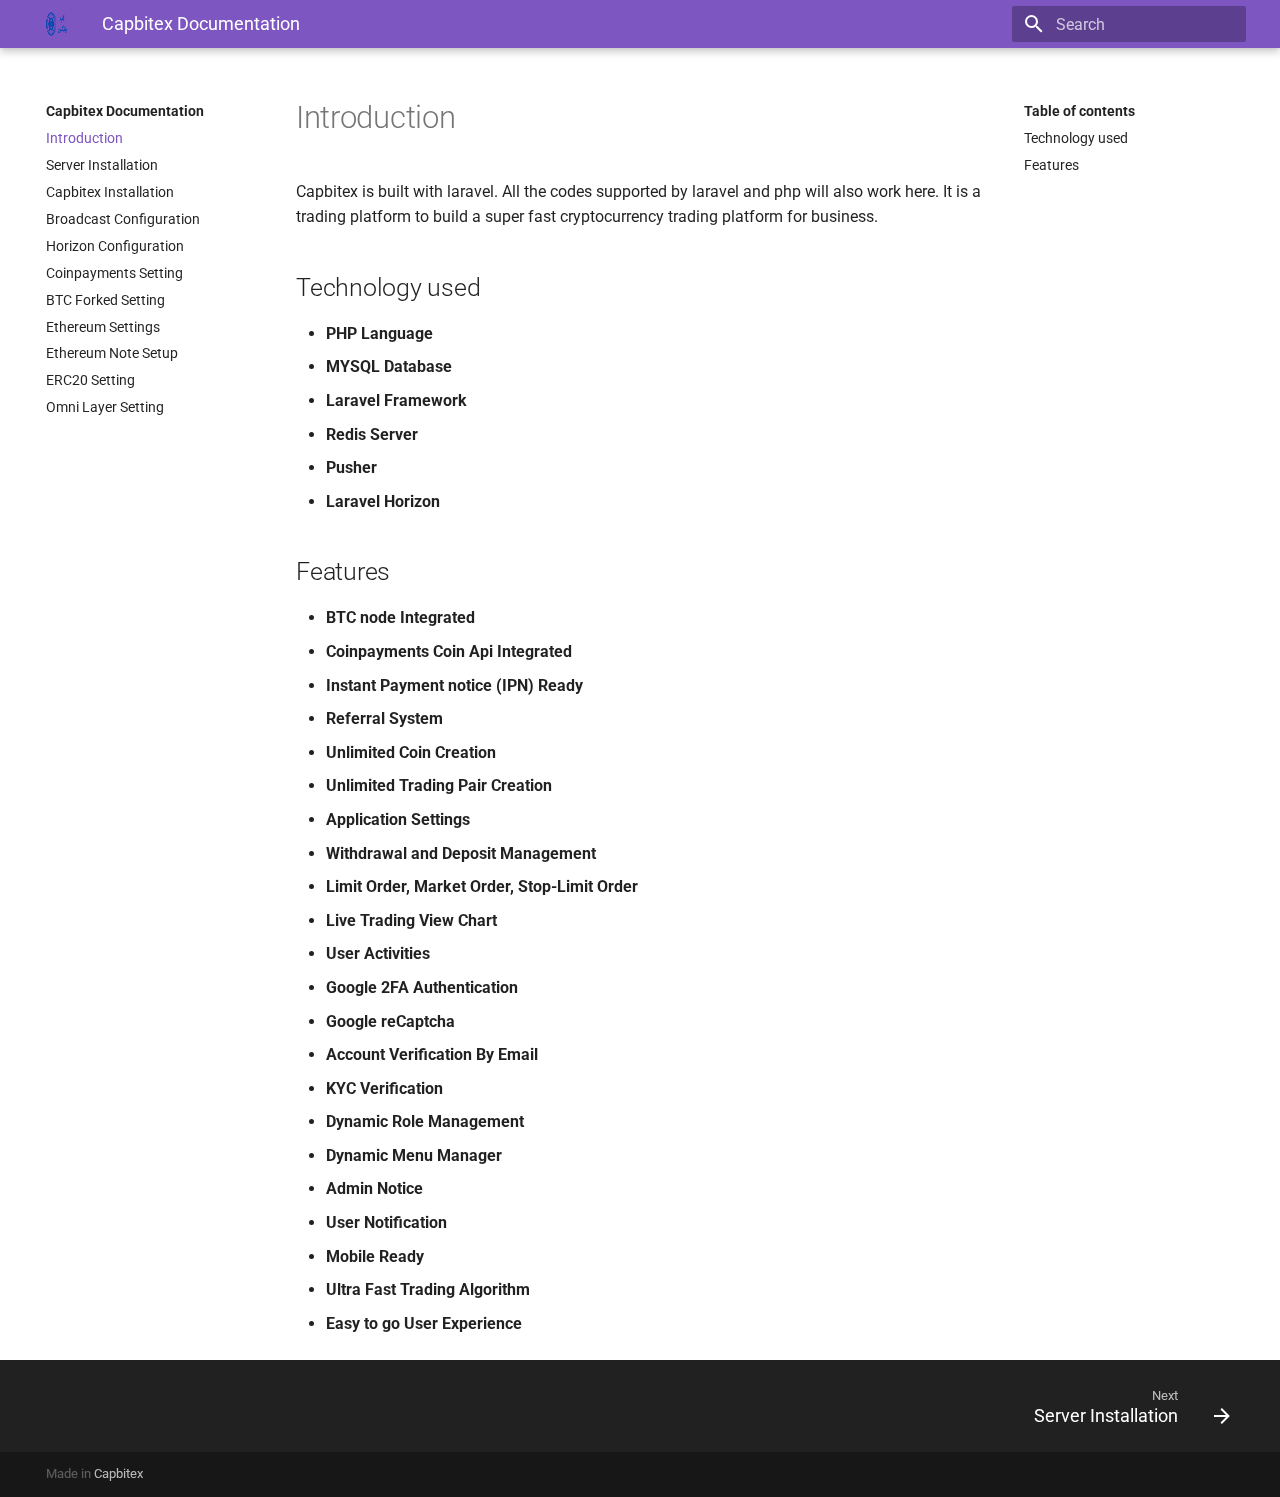
<file: index.html>
<!doctype html>
<html lang="en" class="no-js">
  <head>
    
      <meta charset="utf-8">
      <meta name="viewport" content="width=device-width,initial-scale=1">
      
      
      
      <link rel="shortcut icon" href="images/favicon-doc.png">
      <meta name="generator" content="mkdocs-1.1.2, mkdocs-material-5.3.3">
    
    
      
        <title>Introduction - Capbitex Documentation</title>
      
    
    
      <link rel="stylesheet" href="assets/stylesheets/main.fe0cca5b.min.css">
      
        <link rel="stylesheet" href="assets/stylesheets/palette.a46bcfb3.min.css">
      
      
        
        
        <meta name="theme-color" content="#7e57c2">
      
    
    
    
      
        <link href="https://fonts.gstatic.com" rel="preconnect" crossorigin>
        <link rel="stylesheet" href="https://fonts.googleapis.com/css?family=Roboto:300,400,400i,700%7CRoboto+Mono&display=fallback">
        <style>body,input{font-family:"Roboto",-apple-system,BlinkMacSystemFont,Helvetica,Arial,sans-serif}code,kbd,pre{font-family:"Roboto Mono",SFMono-Regular,Consolas,Menlo,monospace}</style>
      
    
    
    
    
      
    
    
  </head>
  
  
    
    
    
    <body dir="ltr" data-md-color-scheme="" data-md-color-primary="deep-purple" data-md-color-accent="deep-purple">
  
    
    <input class="md-toggle" data-md-toggle="drawer" type="checkbox" id="__drawer" autocomplete="off">
    <input class="md-toggle" data-md-toggle="search" type="checkbox" id="__search" autocomplete="off">
    <label class="md-overlay" for="__drawer"></label>
    <div data-md-component="skip">
      
        
        <a href="#technology-used" class="md-skip">
          Skip to content
        </a>
      
    </div>
    <div data-md-component="announce">
      
    </div>
    
      <header class="md-header" data-md-component="header">
  <nav class="md-header-nav md-grid" aria-label="Header">
    <a href="." title="Capbitex Documentation" class="md-header-nav__button md-capbitex-test-doc" aria-label="Capbitex Documentation">
      
  <img src="images/capbitex-test-doc.png" alt="capbitex-test-doc" width="350" height="150">

    </a>
    <label class="md-header-nav__button md-icon" for="__drawer">
      <svg xmlns="http://www.w3.org/2000/svg" viewBox="0 0 24 24"><path d="M3 6h18v2H3V6m0 5h18v2H3v-2m0 5h18v2H3v-2z"/></svg>
    </label>
    <div class="md-header-nav__title" data-md-component="header-title">
      
        <div class="md-header-nav__ellipsis">
          <span class="md-header-nav__topic md-ellipsis">
            Capbitex Documentation
          </span>
          <span class="md-header-nav__topic md-ellipsis">
            
              Introduction
            
          </span>
        </div>
      
    </div>
    
      <label class="md-header-nav__button md-icon" for="__search">
        <svg xmlns="http://www.w3.org/2000/svg" viewBox="0 0 24 24"><path d="M9.5 3A6.5 6.5 0 0116 9.5c0 1.61-.59 3.09-1.56 4.23l.27.27h.79l5 5-1.5 1.5-5-5v-.79l-.27-.27A6.516 6.516 0 019.5 16 6.5 6.5 0 013 9.5 6.5 6.5 0 019.5 3m0 2C7 5 5 7 5 9.5S7 14 9.5 14 14 12 14 9.5 12 5 9.5 5z"/></svg>
      </label>
      
<div class="md-search" data-md-component="search" role="dialog">
  <label class="md-search__overlay" for="__search"></label>
  <div class="md-search__inner" role="search">
    <form class="md-search__form" name="search">
      <input type="text" class="md-search__input" name="query" aria-label="Search" placeholder="Search" autocapitalize="off" autocorrect="off" autocomplete="off" spellcheck="false" data-md-component="search-query" data-md-state="active">
      <label class="md-search__icon md-icon" for="__search">
        <svg xmlns="http://www.w3.org/2000/svg" viewBox="0 0 24 24"><path d="M9.5 3A6.5 6.5 0 0116 9.5c0 1.61-.59 3.09-1.56 4.23l.27.27h.79l5 5-1.5 1.5-5-5v-.79l-.27-.27A6.516 6.516 0 019.5 16 6.5 6.5 0 013 9.5 6.5 6.5 0 019.5 3m0 2C7 5 5 7 5 9.5S7 14 9.5 14 14 12 14 9.5 12 5 9.5 5z"/></svg>
        <svg xmlns="http://www.w3.org/2000/svg" viewBox="0 0 24 24"><path d="M20 11v2H8l5.5 5.5-1.42 1.42L4.16 12l7.92-7.92L13.5 5.5 8 11h12z"/></svg>
      </label>
      <button type="reset" class="md-search__icon md-icon" aria-label="Clear" data-md-component="search-reset" tabindex="-1">
        <svg xmlns="http://www.w3.org/2000/svg" viewBox="0 0 24 24"><path d="M19 6.41L17.59 5 12 10.59 6.41 5 5 6.41 10.59 12 5 17.59 6.41 19 12 13.41 17.59 19 19 17.59 13.41 12 19 6.41z"/></svg>
      </button>
    </form>
    <div class="md-search__output">
      <div class="md-search__scrollwrap" data-md-scrollfix>
        <div class="md-search-result" data-md-component="search-result">
          <div class="md-search-result__meta">
            Initializing search
          </div>
          <ol class="md-search-result__list"></ol>
        </div>
      </div>
    </div>
  </div>
</div>
    
    
  </nav>
</header>
    
    <div class="md-container" data-md-component="container">
      
        
      
      
        
      
      <main class="md-main" data-md-component="main">
        <div class="md-main__inner md-grid">
          
            
              <div class="md-sidebar md-sidebar--primary" data-md-component="navigation">
                <div class="md-sidebar__scrollwrap">
                  <div class="md-sidebar__inner">
                    <nav class="md-nav md-nav--primary" aria-label="Navigation" data-md-level="0">
  <label class="md-nav__title" for="__drawer">
    <a href="." title="Capbitex Documentation" class="md-nav__button md-capbitex-test-doc" aria-label="Capbitex Documentation">
      
  <img src="images/capbitex-test-doc.png" alt="capbitex-test-doc" width="350" height="150">

    </a>
    Capbitex Documentation
  </label>
  
  <ul class="md-nav__list" data-md-scrollfix>
    
      
      
      

  


  <li class="md-nav__item md-nav__item--active">
    
    <input class="md-nav__toggle md-toggle" data-md-toggle="toc" type="checkbox" id="__toc">
    
    
      <label class="md-nav__link md-nav__link--active" for="__toc">
        Introduction
        <span class="md-nav__icon md-icon">
          <svg xmlns="http://www.w3.org/2000/svg" viewBox="0 0 24 24"><path d="M3 9h14V7H3v2m0 4h14v-2H3v2m0 4h14v-2H3v2m16 0h2v-2h-2v2m0-10v2h2V7h-2m0 6h2v-2h-2v2z"/></svg>
        </span>
      </label>
    
    <a href="index.html" title="Introduction" class="md-nav__link md-nav__link--active">
      Introduction
    </a>
    
      
<nav class="md-nav md-nav--secondary" aria-label="Table of contents">
  
  
  
    <label class="md-nav__title" for="__toc">
      <span class="md-nav__icon md-icon">
        <svg xmlns="http://www.w3.org/2000/svg" viewBox="0 0 24 24"><path d="M20 11v2H8l5.5 5.5-1.42 1.42L4.16 12l7.92-7.92L13.5 5.5 8 11h12z"/></svg>
      </span>
      Table of contents
    </label>
    <ul class="md-nav__list" data-md-scrollfix>
      
        <li class="md-nav__item">
  <a href="#technology-used" class="md-nav__link">
    Technology used
  </a>
  
</li>
      
        <li class="md-nav__item">
  <a href="#features" class="md-nav__link">
    Features
  </a>
  
</li>
      
    </ul>
  
</nav>
    
  </li>

    
      
      
      


  <li class="md-nav__item">
    <a href="server-installation.html" title="Server Installation" class="md-nav__link">
      Server Installation
    </a>
  </li>

    
      
      
      


  <li class="md-nav__item">
    <a href="Capbitex-installation.html" title="Capbitex Installation" class="md-nav__link">
      Capbitex Installation
    </a>
  </li>

    
      
      
      


  <li class="md-nav__item">
    <a href="broadcast.html" title="Broadcast Configuration" class="md-nav__link">
      Broadcast Configuration
    </a>
  </li>

    
      
      
      


  <li class="md-nav__item">
    <a href="horizon.html" title="Horizon Configuration" class="md-nav__link">
      Horizon Configuration
    </a>
  </li>

    
      
      
      


  

    
      
      
      


  <li class="md-nav__item">
    <a href="coinpayment.html" title="Coinpayments Setting" class="md-nav__link">
      Coinpayments Setting
    </a>
  </li>

    
      
      
      


  <li class="md-nav__item">
    <a href="btc.html" title="BTC Forked Setting" class="md-nav__link">
      BTC Forked Setting
    </a>
  </li>

    
      
      
      


  <li class="md-nav__item">
    <a href="eth-settings.html" title="Ethereum Settings" class="md-nav__link">
      Ethereum Settings
    </a>
  </li>

    
      
      
      


  <li class="md-nav__item">
    <a href="ethereum.html" title="Ethereum Note Setup" class="md-nav__link">
      Ethereum Note Setup
    </a>
  </li>

    
      
      
      


  <li class="md-nav__item">
    <a href="erc20.html" title="ERC20 Setting" class="md-nav__link">
      ERC20 Setting
    </a>
  </li>

    
      
      
      


  <li class="md-nav__item">
    <a href="omnilayer.html" title="Omni Layer Setting" class="md-nav__link">
      Omni Layer Setting
    </a>
  </li>

    
  </ul>
</nav>
                  </div>
                </div>
              </div>
            
            
              <div class="md-sidebar md-sidebar--secondary" data-md-component="toc">
                <div class="md-sidebar__scrollwrap">
                  <div class="md-sidebar__inner">
                    
<nav class="md-nav md-nav--secondary" aria-label="Table of contents">
  
  
  
    <label class="md-nav__title" for="__toc">
      <span class="md-nav__icon md-icon">
        <svg xmlns="http://www.w3.org/2000/svg" viewBox="0 0 24 24"><path d="M20 11v2H8l5.5 5.5-1.42 1.42L4.16 12l7.92-7.92L13.5 5.5 8 11h12z"/></svg>
      </span>
      Table of contents
    </label>
    <ul class="md-nav__list" data-md-scrollfix>
      
        <li class="md-nav__item">
  <a href="#technology-used" class="md-nav__link">
    Technology used
  </a>
  
</li>
      
        <li class="md-nav__item">
  <a href="#features" class="md-nav__link">
    Features
  </a>
  
</li>
      
    </ul>
  
</nav>
                  </div>
                </div>
              </div>
            
          
          <div class="md-content">
            <article class="md-content__inner md-typeset">
              
                
                
                  
                
                
                  <h1>Introduction</h1>
                
                <p>Capbitex is built with laravel. All the codes supported by laravel and php will also work here. It is a trading platform to build a super fast cryptocurrency trading platform for business.  </p>
<h2 id="technology-used">Technology used</h2>
<ul>
<li><strong>PHP Language</strong></li>
<li><strong>MYSQL Database</strong></li>
<li><strong>Laravel Framework</strong></li>
<li><strong>Redis Server</strong> </li>
<li><strong>Pusher</strong> </li>
<li><strong>Laravel Horizon</strong></li>
</ul>
<h2 id="features">Features</h2>
<ul>
<li><strong>BTC node Integrated</strong></li>
<li><strong>Coinpayments Coin Api Integrated</strong></li>
<li><strong>Instant Payment notice (IPN) Ready</strong></li>
<li><strong>Referral System</strong></li>
<li><strong>Unlimited Coin Creation</strong></li>
<li><strong>Unlimited Trading Pair Creation</strong></li>
<li><strong>Application Settings</strong></li>
<li><strong>Withdrawal and Deposit Management</strong></li>
<li><strong>Limit Order, Market Order, Stop-Limit Order</strong> </li>
<li><strong>Live Trading View Chart</strong></li>
<li><strong>User Activities</strong></li>
<li><strong>Google 2FA Authentication</strong></li>
<li><strong>Google reCaptcha</strong> </li>
<li><strong>Account Verification By Email</strong></li>
<li><strong>KYC Verification</strong></li>
<li><strong>Dynamic Role Management</strong></li>
<li><strong>Dynamic Menu Manager</strong></li>
<li><strong>Admin Notice</strong></li>
<li><strong>User Notification</strong></li>
<li><strong>Mobile Ready</strong></li>
<li><strong>Ultra Fast Trading Algorithm</strong></li>
<li><strong>Easy to go User Experience</strong></li>
</ul>
                
              
              
                


              
            </article>
          </div>
        </div>
      </main>
      
        
<footer class="md-footer">
  
    <div class="md-footer-nav">
      <nav class="md-footer-nav__inner md-grid" aria-label="Footer">
        
        
          <a href="server-installation.html" title="Server Installation" class="md-footer-nav__link md-footer-nav__link--next" rel="next">
            <div class="md-footer-nav__title">
              <div class="md-ellipsis">
                <span class="md-footer-nav__direction">
                  Next
                </span>
                Server Installation
              </div>
            </div>
            <div class="md-footer-nav__button md-icon">
              <svg xmlns="http://www.w3.org/2000/svg" viewBox="0 0 24 24"><path d="M4 11v2h12l-5.5 5.5 1.42 1.42L19.84 12l-7.92-7.92L10.5 5.5 16 11H4z"/></svg>
            </div>
          </a>
        
      </nav>
    </div>
  
  <div class="md-footer-meta md-typeset">
    <div class="md-footer-meta__inner md-grid">
      <div class="md-footer-copyright">
        
        Made in
        <a href="https://Capbitex.com" target="_blank" rel="noopener">
          Capbitex
        </a>
      </div>
      
    </div>
  </div>
</footer>
      
    </div>
    
      <script src="assets/javascripts/vendor.d710d30a.min.js"></script>
      <script src="assets/javascripts/bundle.4a5ba8d6.min.js"></script><script id="__lang" type="application/json">{"clipboard.copy": "Copy to clipboard", "clipboard.copied": "Copied to clipboard", "search.config.lang": "en", "search.config.pipeline": "trimmer, stopWordFilter", "search.config.separator": "[\\s\\-]+", "search.result.placeholder": "Type to start searching", "search.result.none": "No matching documents", "search.result.one": "1 matching document", "search.result.other": "# matching documents"}</script>
      
      <script>
        app = initialize({
          base: ".",
          features: [],
          search: Object.assign({
            worker: "assets/javascripts/worker/search.9b3611bd.min.js"
          }, typeof search !== "undefined" && search)
        })
      </script>
      
    
  </body>
</html>
</file>
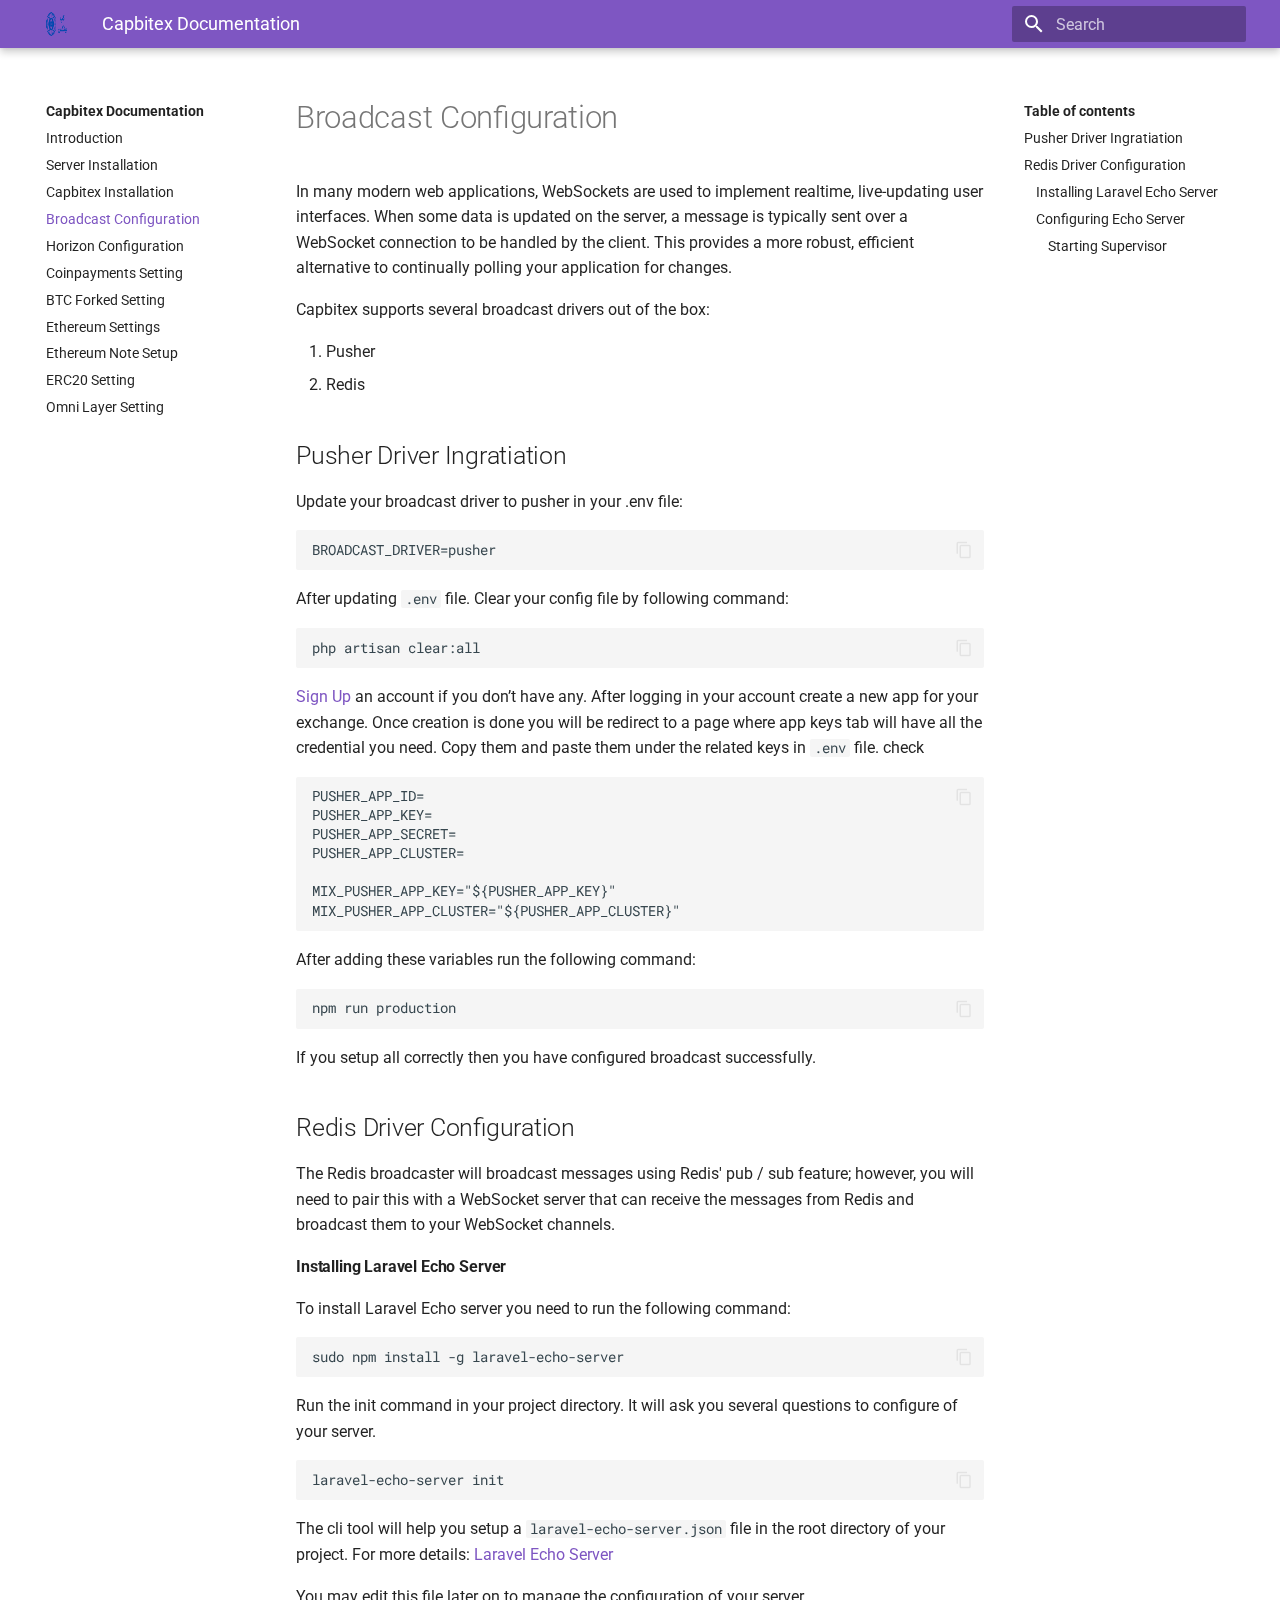
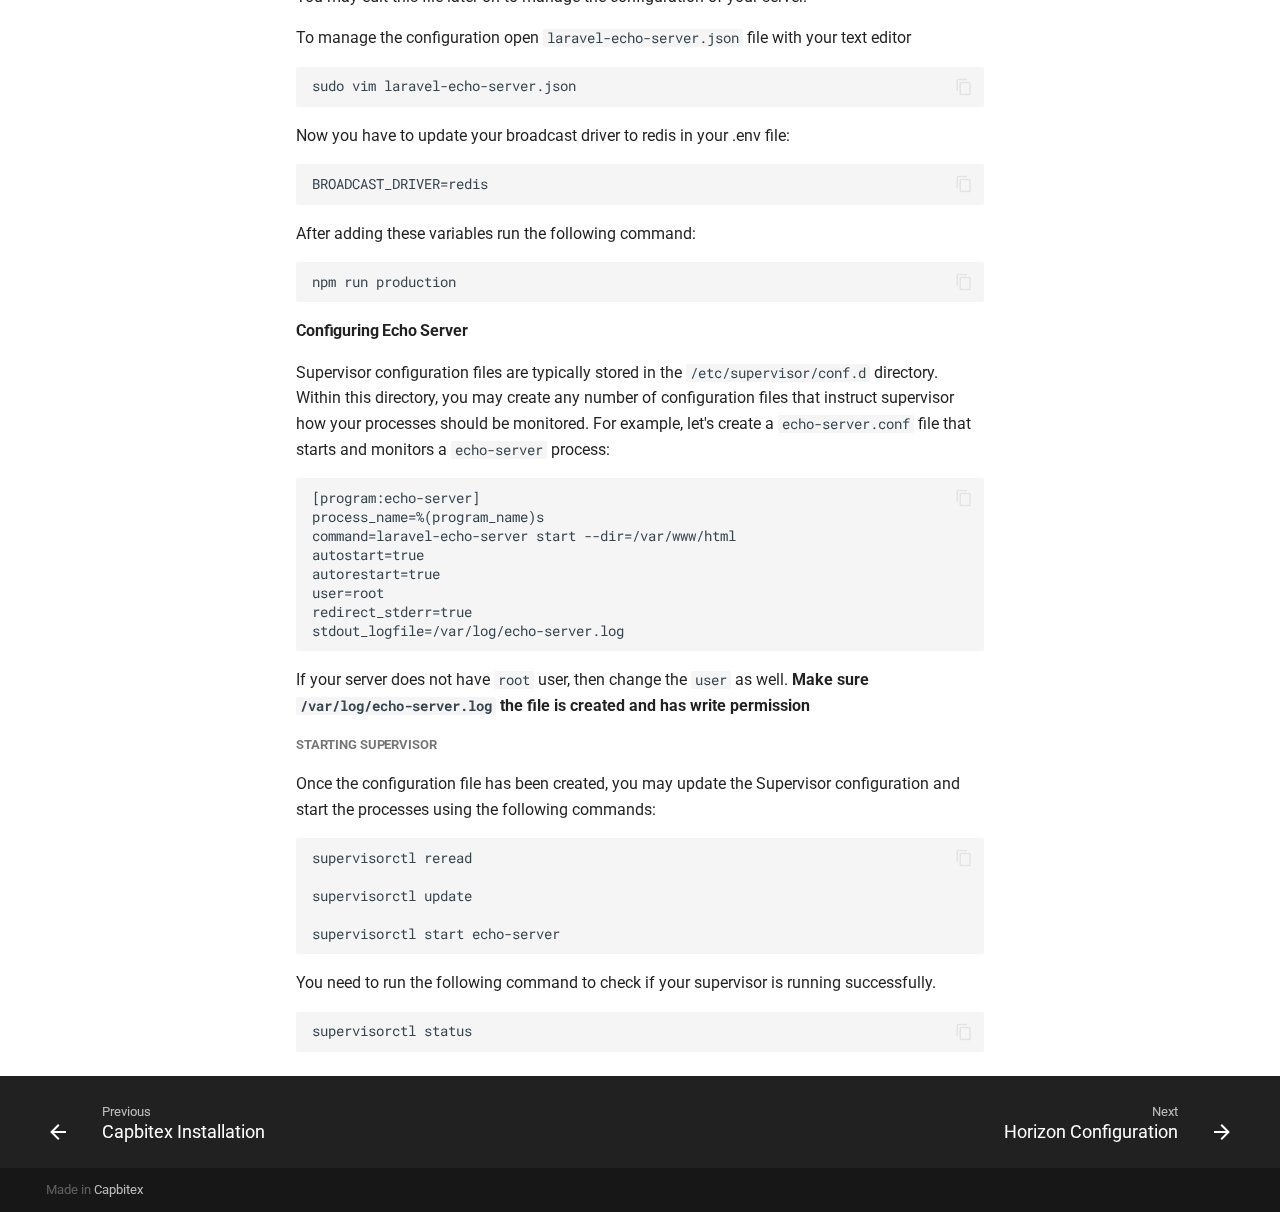
<file: broadcast.html>
<!doctype html>
<html lang="en" class="no-js">
  <head>
    
      <meta charset="utf-8">
      <meta name="viewport" content="width=device-width,initial-scale=1">
      
      
      
      <link rel="shortcut icon" href="images/favicon-doc.png">
      <meta name="generator" content="mkdocs-1.1.2, mkdocs-material-5.3.3">
    
    
      
        <title>Broadcast Configuration - Capbitex Documentation</title>
      
    
    
      <link rel="stylesheet" href="assets/stylesheets/main.fe0cca5b.min.css">
      
        <link rel="stylesheet" href="assets/stylesheets/palette.a46bcfb3.min.css">
      
      
        
        
        <meta name="theme-color" content="#7e57c2">
      
    
    
    
      
        <link href="https://fonts.gstatic.com" rel="preconnect" crossorigin>
        <link rel="stylesheet" href="https://fonts.googleapis.com/css?family=Roboto:300,400,400i,700%7CRoboto+Mono&display=fallback">
        <style>body,input{font-family:"Roboto",-apple-system,BlinkMacSystemFont,Helvetica,Arial,sans-serif}code,kbd,pre{font-family:"Roboto Mono",SFMono-Regular,Consolas,Menlo,monospace}</style>
      
    
    
    
    
      
    
    
  </head>
  
  
    
    
    
    <body dir="ltr" data-md-color-scheme="" data-md-color-primary="deep-purple" data-md-color-accent="deep-purple">
  
    
    <input class="md-toggle" data-md-toggle="drawer" type="checkbox" id="__drawer" autocomplete="off">
    <input class="md-toggle" data-md-toggle="search" type="checkbox" id="__search" autocomplete="off">
    <label class="md-overlay" for="__drawer"></label>
    <div data-md-component="skip">
      
        
        <a href="#pusher-driver-ingratiation" class="md-skip">
          Skip to content
        </a>
      
    </div>
    <div data-md-component="announce">
      
    </div>
    
      <header class="md-header" data-md-component="header">
  <nav class="md-header-nav md-grid" aria-label="Header">
    <a href="." title="Capbitex Documentation" class="md-header-nav__button md-capbitex-test-doc" aria-label="Capbitex Documentation">
      
  <img src="images/capbitex-test-doc.png" alt="capbitex-test-doc" width="350" height="150">

    </a>
    <label class="md-header-nav__button md-icon" for="__drawer">
      <svg xmlns="http://www.w3.org/2000/svg" viewBox="0 0 24 24"><path d="M3 6h18v2H3V6m0 5h18v2H3v-2m0 5h18v2H3v-2z"/></svg>
    </label>
    <div class="md-header-nav__title" data-md-component="header-title">
      
        <div class="md-header-nav__ellipsis">
          <span class="md-header-nav__topic md-ellipsis">
            Capbitex Documentation
          </span>
          <span class="md-header-nav__topic md-ellipsis">
            
              Broadcast Configuration
            
          </span>
        </div>
      
    </div>
    
      <label class="md-header-nav__button md-icon" for="__search">
        <svg xmlns="http://www.w3.org/2000/svg" viewBox="0 0 24 24"><path d="M9.5 3A6.5 6.5 0 0116 9.5c0 1.61-.59 3.09-1.56 4.23l.27.27h.79l5 5-1.5 1.5-5-5v-.79l-.27-.27A6.516 6.516 0 019.5 16 6.5 6.5 0 013 9.5 6.5 6.5 0 019.5 3m0 2C7 5 5 7 5 9.5S7 14 9.5 14 14 12 14 9.5 12 5 9.5 5z"/></svg>
      </label>
      
<div class="md-search" data-md-component="search" role="dialog">
  <label class="md-search__overlay" for="__search"></label>
  <div class="md-search__inner" role="search">
    <form class="md-search__form" name="search">
      <input type="text" class="md-search__input" name="query" aria-label="Search" placeholder="Search" autocapitalize="off" autocorrect="off" autocomplete="off" spellcheck="false" data-md-component="search-query" data-md-state="active">
      <label class="md-search__icon md-icon" for="__search">
        <svg xmlns="http://www.w3.org/2000/svg" viewBox="0 0 24 24"><path d="M9.5 3A6.5 6.5 0 0116 9.5c0 1.61-.59 3.09-1.56 4.23l.27.27h.79l5 5-1.5 1.5-5-5v-.79l-.27-.27A6.516 6.516 0 019.5 16 6.5 6.5 0 013 9.5 6.5 6.5 0 019.5 3m0 2C7 5 5 7 5 9.5S7 14 9.5 14 14 12 14 9.5 12 5 9.5 5z"/></svg>
        <svg xmlns="http://www.w3.org/2000/svg" viewBox="0 0 24 24"><path d="M20 11v2H8l5.5 5.5-1.42 1.42L4.16 12l7.92-7.92L13.5 5.5 8 11h12z"/></svg>
      </label>
      <button type="reset" class="md-search__icon md-icon" aria-label="Clear" data-md-component="search-reset" tabindex="-1">
        <svg xmlns="http://www.w3.org/2000/svg" viewBox="0 0 24 24"><path d="M19 6.41L17.59 5 12 10.59 6.41 5 5 6.41 10.59 12 5 17.59 6.41 19 12 13.41 17.59 19 19 17.59 13.41 12 19 6.41z"/></svg>
      </button>
    </form>
    <div class="md-search__output">
      <div class="md-search__scrollwrap" data-md-scrollfix>
        <div class="md-search-result" data-md-component="search-result">
          <div class="md-search-result__meta">
            Initializing search
          </div>
          <ol class="md-search-result__list"></ol>
        </div>
      </div>
    </div>
  </div>
</div>
    
    
  </nav>
</header>
    
    <div class="md-container" data-md-component="container">
      
        
      
      
        
      
      <main class="md-main" data-md-component="main">
        <div class="md-main__inner md-grid">
          
            
              <div class="md-sidebar md-sidebar--primary" data-md-component="navigation">
                <div class="md-sidebar__scrollwrap">
                  <div class="md-sidebar__inner">
                    <nav class="md-nav md-nav--primary" aria-label="Navigation" data-md-level="0">
  <label class="md-nav__title" for="__drawer">
    <a href="." title="Capbitex Documentation" class="md-nav__button md-capbitex-test-doc" aria-label="Capbitex Documentation">
      
  <img src="images/capbitex-test-doc.png" alt="capbitex-test-doc" width="350" height="150">

    </a>
    Capbitex Documentation
  </label>
  
  <ul class="md-nav__list" data-md-scrollfix>
    
      
      
      


  <li class="md-nav__item">
    <a href="index.html" title="Introduction" class="md-nav__link">
      Introduction
    </a>
  </li>

    
      
      
      


  <li class="md-nav__item">
    <a href="server-installation.html" title="Server Installation" class="md-nav__link">
      Server Installation
    </a>
  </li>

    
      
      
      


  <li class="md-nav__item">
    <a href="Capbitex-installation.html" title="Capbitex Installation" class="md-nav__link">
      Capbitex Installation
    </a>
  </li>

    
      
      
      

  


  <li class="md-nav__item md-nav__item--active">
    
    <input class="md-nav__toggle md-toggle" data-md-toggle="toc" type="checkbox" id="__toc">
    
    
      <label class="md-nav__link md-nav__link--active" for="__toc">
        Broadcast Configuration
        <span class="md-nav__icon md-icon">
          <svg xmlns="http://www.w3.org/2000/svg" viewBox="0 0 24 24"><path d="M3 9h14V7H3v2m0 4h14v-2H3v2m0 4h14v-2H3v2m16 0h2v-2h-2v2m0-10v2h2V7h-2m0 6h2v-2h-2v2z"/></svg>
        </span>
      </label>
    
    <a href="broadcast.html" title="Broadcast Configuration" class="md-nav__link md-nav__link--active">
      Broadcast Configuration
    </a>
    
      
<nav class="md-nav md-nav--secondary" aria-label="Table of contents">
  
  
  
    <label class="md-nav__title" for="__toc">
      <span class="md-nav__icon md-icon">
        <svg xmlns="http://www.w3.org/2000/svg" viewBox="0 0 24 24"><path d="M20 11v2H8l5.5 5.5-1.42 1.42L4.16 12l7.92-7.92L13.5 5.5 8 11h12z"/></svg>
      </span>
      Table of contents
    </label>
    <ul class="md-nav__list" data-md-scrollfix>
      
        <li class="md-nav__item">
  <a href="#pusher-driver-ingratiation" class="md-nav__link">
    Pusher Driver Ingratiation
  </a>
  
</li>
      
        <li class="md-nav__item">
  <a href="#redis-driver-configuration" class="md-nav__link">
    Redis Driver Configuration
  </a>
  
    <nav class="md-nav" aria-label="Redis Driver Configuration">
      <ul class="md-nav__list">
        
          <li class="md-nav__item">
  <a href="#installing-laravel-echo-server" class="md-nav__link">
    Installing Laravel Echo Server
  </a>
  
</li>
        
          <li class="md-nav__item">
  <a href="#configuring-echo-server" class="md-nav__link">
    Configuring Echo Server
  </a>
  
    <nav class="md-nav" aria-label="Configuring Echo Server">
      <ul class="md-nav__list">
        
          <li class="md-nav__item">
  <a href="#starting-supervisor" class="md-nav__link">
    Starting Supervisor
  </a>
  
</li>
        
      </ul>
    </nav>
  
</li>
        
      </ul>
    </nav>
  
</li>
      
    </ul>
  
</nav>
    
  </li>

    
      
      
      


  <li class="md-nav__item">
    <a href="horizon.html" title="Horizon Configuration" class="md-nav__link">
      Horizon Configuration
    </a>
  </li>

    
      
      
      


  

    
      
      
      


  <li class="md-nav__item">
    <a href="coinpayment.html" title="Coinpayments Setting" class="md-nav__link">
      Coinpayments Setting
    </a>
  </li>

    
      
      
      


  <li class="md-nav__item">
    <a href="btc.html" title="BTC Forked Setting" class="md-nav__link">
      BTC Forked Setting
    </a>
  </li>

    
      
      
      


  <li class="md-nav__item">
    <a href="eth-settings.html" title="Ethereum Settings" class="md-nav__link">
      Ethereum Settings
    </a>
  </li>

    
      
      
      


  <li class="md-nav__item">
    <a href="ethereum.html" title="Ethereum Note Setup" class="md-nav__link">
      Ethereum Note Setup
    </a>
  </li>

    
      
      
      


  <li class="md-nav__item">
    <a href="erc20.html" title="ERC20 Setting" class="md-nav__link">
      ERC20 Setting
    </a>
  </li>

    
      
      
      


  <li class="md-nav__item">
    <a href="omnilayer.html" title="Omni Layer Setting" class="md-nav__link">
      Omni Layer Setting
    </a>
  </li>

    
  </ul>
</nav>
                  </div>
                </div>
              </div>
            
            
              <div class="md-sidebar md-sidebar--secondary" data-md-component="toc">
                <div class="md-sidebar__scrollwrap">
                  <div class="md-sidebar__inner">
                    
<nav class="md-nav md-nav--secondary" aria-label="Table of contents">
  
  
  
    <label class="md-nav__title" for="__toc">
      <span class="md-nav__icon md-icon">
        <svg xmlns="http://www.w3.org/2000/svg" viewBox="0 0 24 24"><path d="M20 11v2H8l5.5 5.5-1.42 1.42L4.16 12l7.92-7.92L13.5 5.5 8 11h12z"/></svg>
      </span>
      Table of contents
    </label>
    <ul class="md-nav__list" data-md-scrollfix>
      
        <li class="md-nav__item">
  <a href="#pusher-driver-ingratiation" class="md-nav__link">
    Pusher Driver Ingratiation
  </a>
  
</li>
      
        <li class="md-nav__item">
  <a href="#redis-driver-configuration" class="md-nav__link">
    Redis Driver Configuration
  </a>
  
    <nav class="md-nav" aria-label="Redis Driver Configuration">
      <ul class="md-nav__list">
        
          <li class="md-nav__item">
  <a href="#installing-laravel-echo-server" class="md-nav__link">
    Installing Laravel Echo Server
  </a>
  
</li>
        
          <li class="md-nav__item">
  <a href="#configuring-echo-server" class="md-nav__link">
    Configuring Echo Server
  </a>
  
    <nav class="md-nav" aria-label="Configuring Echo Server">
      <ul class="md-nav__list">
        
          <li class="md-nav__item">
  <a href="#starting-supervisor" class="md-nav__link">
    Starting Supervisor
  </a>
  
</li>
        
      </ul>
    </nav>
  
</li>
        
      </ul>
    </nav>
  
</li>
      
    </ul>
  
</nav>
                  </div>
                </div>
              </div>
            
          
          <div class="md-content">
            <article class="md-content__inner md-typeset">
              
                
                
                  
                
                
                  <h1>Broadcast Configuration</h1>
                
                <p>In many modern web applications, WebSockets are used to implement realtime, live-updating user interfaces. When some data is updated on the server, a message is typically sent over a WebSocket connection to be handled by the client. This provides a more robust, efficient alternative to continually polling your application for changes.</p>
<p>Capbitex supports several broadcast drivers out of the box:</p>
<ol>
<li>Pusher</li>
<li>Redis  </li>
</ol>
<h2 id="pusher-driver-ingratiation">Pusher Driver Ingratiation</h2>
<p>Update your broadcast driver to pusher in your .env file:</p>
<pre><code>BROADCAST_DRIVER=pusher
</code></pre>

<p>After updating <code>.env</code> file. Clear your config file by following command:</p>
<pre><code>php artisan clear:all
</code></pre>

<p><a href="https://dashboard.pusher.com/accounts/sign_up" target="_blank">Sign Up</a> an account if you don’t have any. After logging in your account create a new app for your exchange. Once creation is done you will be redirect to a page where app keys tab will have all the credential you need. Copy them and paste them under the related keys in <code>.env</code> file. check </p>
<pre><code>PUSHER_APP_ID=
PUSHER_APP_KEY=
PUSHER_APP_SECRET=
PUSHER_APP_CLUSTER=

MIX_PUSHER_APP_KEY=&quot;${PUSHER_APP_KEY}&quot;
MIX_PUSHER_APP_CLUSTER=&quot;${PUSHER_APP_CLUSTER}&quot;
</code></pre>

<p>After adding these variables run the following command:</p>
<pre><code>npm run production
</code></pre>

<p>If you setup all correctly then you have configured broadcast successfully. </p>
<h2 id="redis-driver-configuration">Redis Driver Configuration</h2>
<p>The Redis broadcaster will broadcast messages using Redis' pub / sub feature; however, you will need to pair this with a WebSocket server that can receive the messages from Redis and broadcast them to your WebSocket channels.</p>
<h4 id="installing-laravel-echo-server">Installing Laravel Echo Server</h4>
<p>To install Laravel Echo server you need to run the following command: </p>
<pre><code>sudo npm install -g laravel-echo-server
</code></pre>

<p>Run the init command in your project directory. It will ask you several questions to configure of your server. </p>
<pre><code>laravel-echo-server init
</code></pre>

<p>The cli tool will help you setup a <code>laravel-echo-server.json</code> file in the root directory of your project. For more details: <a href="https://github.com/tlaverdure/laravel-echo-server" target="_blank">Laravel Echo Server</a></p>
<p>You may edit this file later on to manage the configuration of your server.</p>
<p>To manage the configuration open <code>laravel-echo-server.json</code> file with your text editor</p>
<pre><code>sudo vim laravel-echo-server.json
</code></pre>

<p>Now you have to update your broadcast driver to redis in your .env file:</p>
<pre><code>BROADCAST_DRIVER=redis
</code></pre>

<p>After adding these variables run the following command:</p>
<pre><code>npm run production
</code></pre>

<h4 id="configuring-echo-server">Configuring Echo Server</h4>
<p>Supervisor configuration files are typically stored in the <code>/etc/supervisor/conf.d</code> directory. Within this directory, you may create any number of configuration files that instruct supervisor how your processes should be monitored. For example, let's create a <code>echo-server.conf</code> file that starts and monitors a <code>echo-server</code> process:</p>
<pre><code>[program:echo-server]
process_name=%(program_name)s
command=laravel-echo-server start --dir=/var/www/html
autostart=true
autorestart=true
user=root
redirect_stderr=true
stdout_logfile=/var/log/echo-server.log
</code></pre>

<p>If your server does not have <code>root</code> user, then change the <code>user</code> as well. <strong>Make sure <code>/var/log/echo-server.log</code> the file is created and has write permission</strong></p>
<h5 id="starting-supervisor">Starting Supervisor</h5>
<p>Once the configuration file has been created, you may update the Supervisor configuration and start the processes using the following commands:</p>
<pre><code>supervisorctl reread

supervisorctl update

supervisorctl start echo-server
</code></pre>

<p>You need to run the following command to check if your supervisor is running successfully.</p>
<pre><code>supervisorctl status
</code></pre>
                
              
              
                


              
            </article>
          </div>
        </div>
      </main>
      
        
<footer class="md-footer">
  
    <div class="md-footer-nav">
      <nav class="md-footer-nav__inner md-grid" aria-label="Footer">
        
          <a href="Capbitex-installation.html" title="Capbitex Installation" class="md-footer-nav__link md-footer-nav__link--prev" rel="prev">
            <div class="md-footer-nav__button md-icon">
              <svg xmlns="http://www.w3.org/2000/svg" viewBox="0 0 24 24"><path d="M20 11v2H8l5.5 5.5-1.42 1.42L4.16 12l7.92-7.92L13.5 5.5 8 11h12z"/></svg>
            </div>
            <div class="md-footer-nav__title">
              <div class="md-ellipsis">
                <span class="md-footer-nav__direction">
                  Previous
                </span>
                Capbitex Installation
              </div>
            </div>
          </a>
        
        
          <a href="horizon.html" title="Horizon Configuration" class="md-footer-nav__link md-footer-nav__link--next" rel="next">
            <div class="md-footer-nav__title">
              <div class="md-ellipsis">
                <span class="md-footer-nav__direction">
                  Next
                </span>
                Horizon Configuration
              </div>
            </div>
            <div class="md-footer-nav__button md-icon">
              <svg xmlns="http://www.w3.org/2000/svg" viewBox="0 0 24 24"><path d="M4 11v2h12l-5.5 5.5 1.42 1.42L19.84 12l-7.92-7.92L10.5 5.5 16 11H4z"/></svg>
            </div>
          </a>
        
      </nav>
    </div>
  
  <div class="md-footer-meta md-typeset">
    <div class="md-footer-meta__inner md-grid">
      <div class="md-footer-copyright">
        
        Made in
        <a href="https://Capbitex.com" target="_blank" rel="noopener">
          Capbitex
        </a>
      </div>
      
    </div>
  </div>
</footer>
      
    </div>
    
      <script src="assets/javascripts/vendor.d710d30a.min.js"></script>
      <script src="assets/javascripts/bundle.4a5ba8d6.min.js"></script><script id="__lang" type="application/json">{"clipboard.copy": "Copy to clipboard", "clipboard.copied": "Copied to clipboard", "search.config.lang": "en", "search.config.pipeline": "trimmer, stopWordFilter", "search.config.separator": "[\\s\\-]+", "search.result.placeholder": "Type to start searching", "search.result.none": "No matching documents", "search.result.one": "1 matching document", "search.result.other": "# matching documents"}</script>
      
      <script>
        app = initialize({
          base: ".",
          features: [],
          search: Object.assign({
            worker: "assets/javascripts/worker/search.9b3611bd.min.js"
          }, typeof search !== "undefined" && search)
        })
      </script>
      
    
  </body>
</html>
</file>
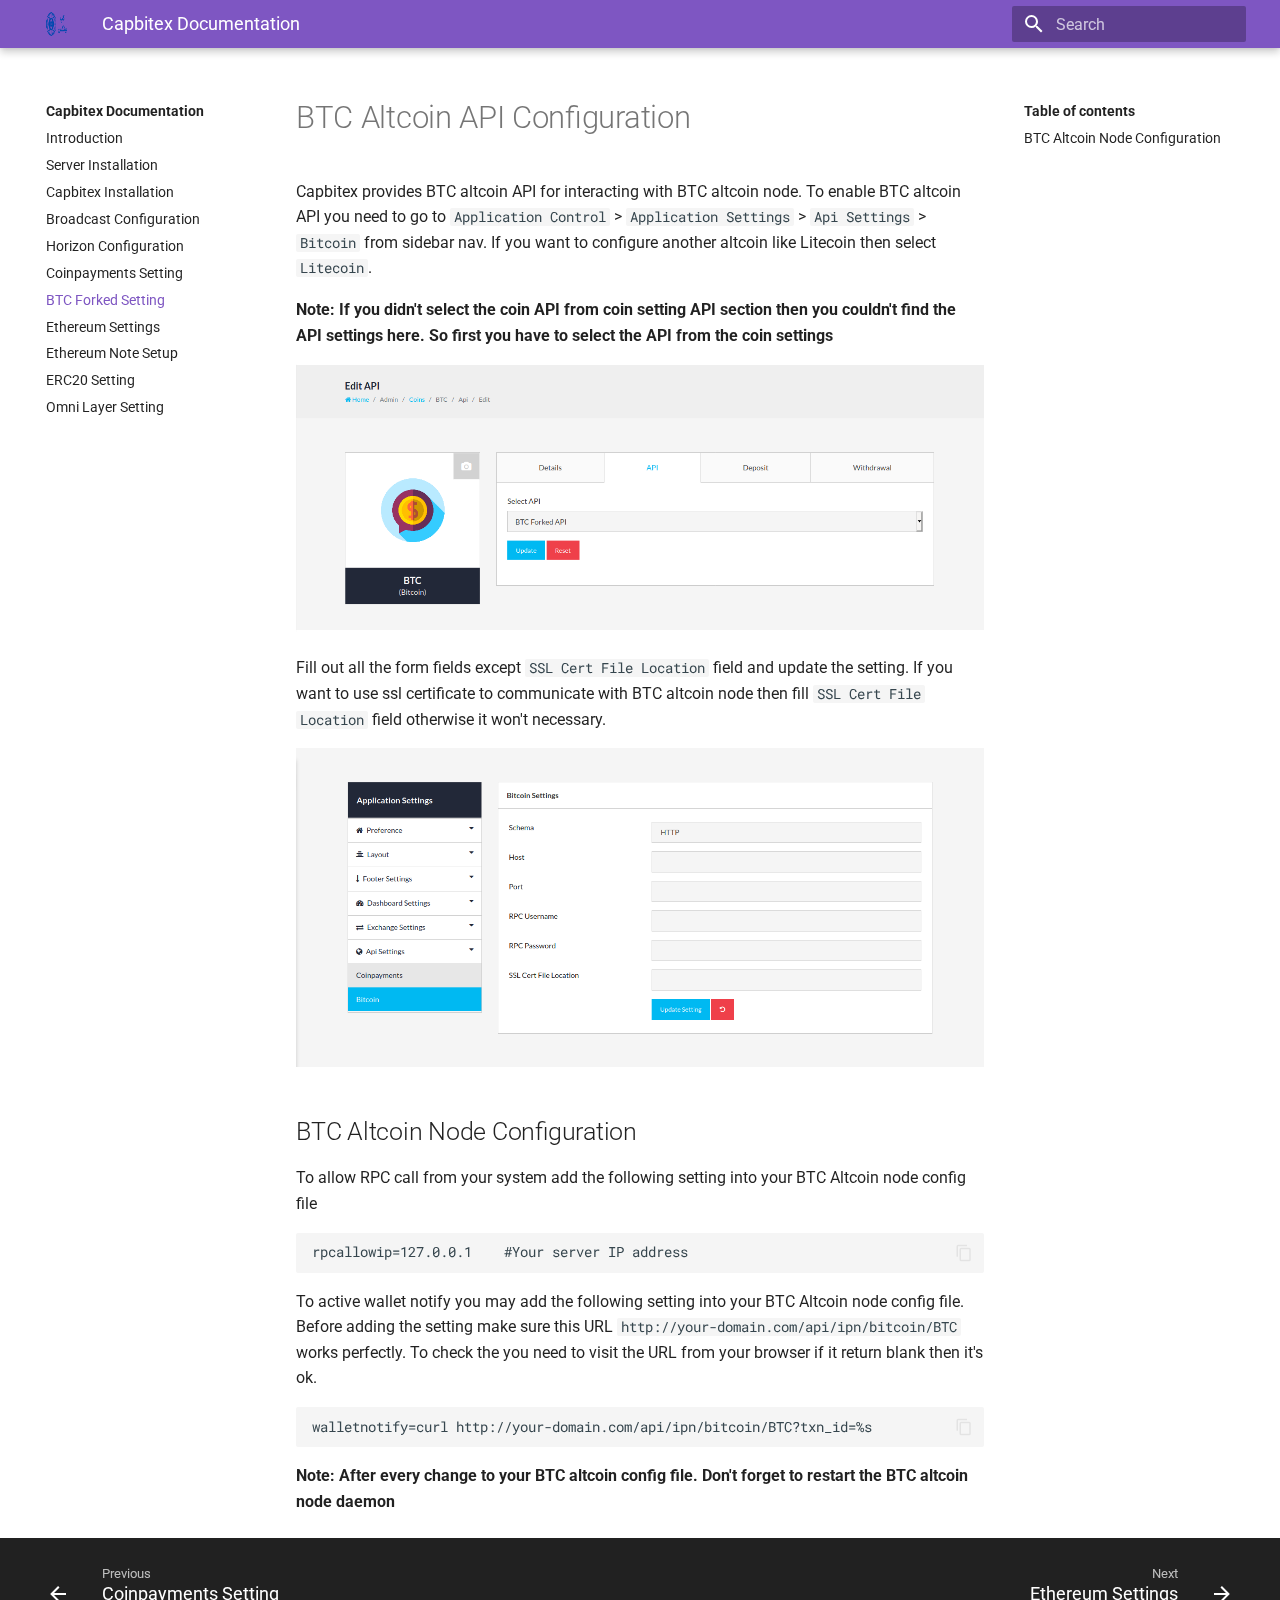
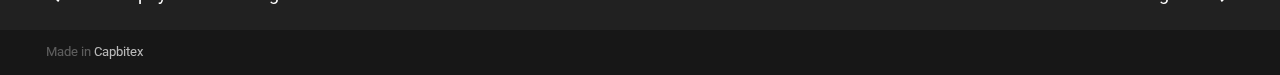
<file: btc.html>
<!doctype html>
<html lang="en" class="no-js">
  <head>
    
      <meta charset="utf-8">
      <meta name="viewport" content="width=device-width,initial-scale=1">
      
      
      
      <link rel="shortcut icon" href="images/favicon-doc.png">
      <meta name="generator" content="mkdocs-1.1.2, mkdocs-material-5.3.3">
    
    
      
        <title>BTC Forked Setting - Capbitex Documentation</title>
      
    
    
      <link rel="stylesheet" href="assets/stylesheets/main.fe0cca5b.min.css">
      
        <link rel="stylesheet" href="assets/stylesheets/palette.a46bcfb3.min.css">
      
      
        
        
        <meta name="theme-color" content="#7e57c2">
      
    
    
    
      
        <link href="https://fonts.gstatic.com" rel="preconnect" crossorigin>
        <link rel="stylesheet" href="https://fonts.googleapis.com/css?family=Roboto:300,400,400i,700%7CRoboto+Mono&display=fallback">
        <style>body,input{font-family:"Roboto",-apple-system,BlinkMacSystemFont,Helvetica,Arial,sans-serif}code,kbd,pre{font-family:"Roboto Mono",SFMono-Regular,Consolas,Menlo,monospace}</style>
      
    
    
    
    
      
    
    
  </head>
  
  
    
    
    
    <body dir="ltr" data-md-color-scheme="" data-md-color-primary="deep-purple" data-md-color-accent="deep-purple">
  
    
    <input class="md-toggle" data-md-toggle="drawer" type="checkbox" id="__drawer" autocomplete="off">
    <input class="md-toggle" data-md-toggle="search" type="checkbox" id="__search" autocomplete="off">
    <label class="md-overlay" for="__drawer"></label>
    <div data-md-component="skip">
      
        
        <a href="#btc-altcoin-api-configuration" class="md-skip">
          Skip to content
        </a>
      
    </div>
    <div data-md-component="announce">
      
    </div>
    
      <header class="md-header" data-md-component="header">
  <nav class="md-header-nav md-grid" aria-label="Header">
    <a href="." title="Capbitex Documentation" class="md-header-nav__button md-capbitex-test-doc" aria-label="Capbitex Documentation">
      
  <img src="images/capbitex-test-doc.png" alt="capbitex-test-doc" width="350" height="150">

    </a>
    <label class="md-header-nav__button md-icon" for="__drawer">
      <svg xmlns="http://www.w3.org/2000/svg" viewBox="0 0 24 24"><path d="M3 6h18v2H3V6m0 5h18v2H3v-2m0 5h18v2H3v-2z"/></svg>
    </label>
    <div class="md-header-nav__title" data-md-component="header-title">
      
        <div class="md-header-nav__ellipsis">
          <span class="md-header-nav__topic md-ellipsis">
            Capbitex Documentation
          </span>
          <span class="md-header-nav__topic md-ellipsis">
            
              BTC Forked Setting
            
          </span>
        </div>
      
    </div>
    
      <label class="md-header-nav__button md-icon" for="__search">
        <svg xmlns="http://www.w3.org/2000/svg" viewBox="0 0 24 24"><path d="M9.5 3A6.5 6.5 0 0116 9.5c0 1.61-.59 3.09-1.56 4.23l.27.27h.79l5 5-1.5 1.5-5-5v-.79l-.27-.27A6.516 6.516 0 019.5 16 6.5 6.5 0 013 9.5 6.5 6.5 0 019.5 3m0 2C7 5 5 7 5 9.5S7 14 9.5 14 14 12 14 9.5 12 5 9.5 5z"/></svg>
      </label>
      
<div class="md-search" data-md-component="search" role="dialog">
  <label class="md-search__overlay" for="__search"></label>
  <div class="md-search__inner" role="search">
    <form class="md-search__form" name="search">
      <input type="text" class="md-search__input" name="query" aria-label="Search" placeholder="Search" autocapitalize="off" autocorrect="off" autocomplete="off" spellcheck="false" data-md-component="search-query" data-md-state="active">
      <label class="md-search__icon md-icon" for="__search">
        <svg xmlns="http://www.w3.org/2000/svg" viewBox="0 0 24 24"><path d="M9.5 3A6.5 6.5 0 0116 9.5c0 1.61-.59 3.09-1.56 4.23l.27.27h.79l5 5-1.5 1.5-5-5v-.79l-.27-.27A6.516 6.516 0 019.5 16 6.5 6.5 0 013 9.5 6.5 6.5 0 019.5 3m0 2C7 5 5 7 5 9.5S7 14 9.5 14 14 12 14 9.5 12 5 9.5 5z"/></svg>
        <svg xmlns="http://www.w3.org/2000/svg" viewBox="0 0 24 24"><path d="M20 11v2H8l5.5 5.5-1.42 1.42L4.16 12l7.92-7.92L13.5 5.5 8 11h12z"/></svg>
      </label>
      <button type="reset" class="md-search__icon md-icon" aria-label="Clear" data-md-component="search-reset" tabindex="-1">
        <svg xmlns="http://www.w3.org/2000/svg" viewBox="0 0 24 24"><path d="M19 6.41L17.59 5 12 10.59 6.41 5 5 6.41 10.59 12 5 17.59 6.41 19 12 13.41 17.59 19 19 17.59 13.41 12 19 6.41z"/></svg>
      </button>
    </form>
    <div class="md-search__output">
      <div class="md-search__scrollwrap" data-md-scrollfix>
        <div class="md-search-result" data-md-component="search-result">
          <div class="md-search-result__meta">
            Initializing search
          </div>
          <ol class="md-search-result__list"></ol>
        </div>
      </div>
    </div>
  </div>
</div>
    
    
  </nav>
</header>
    
    <div class="md-container" data-md-component="container">
      
        
      
      
        
      
      <main class="md-main" data-md-component="main">
        <div class="md-main__inner md-grid">
          
            
              <div class="md-sidebar md-sidebar--primary" data-md-component="navigation">
                <div class="md-sidebar__scrollwrap">
                  <div class="md-sidebar__inner">
                    <nav class="md-nav md-nav--primary" aria-label="Navigation" data-md-level="0">
  <label class="md-nav__title" for="__drawer">
    <a href="." title="Capbitex Documentation" class="md-nav__button md-capbitex-test-doc" aria-label="Capbitex Documentation">
      
  <img src="images/capbitex-test-doc.png" alt="capbitex-test-doc" width="350" height="150">

    </a>
    Capbitex Documentation
  </label>
  
  <ul class="md-nav__list" data-md-scrollfix>
    
      
      
      


  <li class="md-nav__item">
    <a href="index.html" title="Introduction" class="md-nav__link">
      Introduction
    </a>
  </li>

    
      
      
      


  <li class="md-nav__item">
    <a href="server-installation.html" title="Server Installation" class="md-nav__link">
      Server Installation
    </a>
  </li>

    
      
      
      


  <li class="md-nav__item">
    <a href="Capbitex-installation.html" title="Capbitex Installation" class="md-nav__link">
      Capbitex Installation
    </a>
  </li>

    
      
      
      


  <li class="md-nav__item">
    <a href="broadcast.html" title="Broadcast Configuration" class="md-nav__link">
      Broadcast Configuration
    </a>
  </li>

    
      
      
      


  <li class="md-nav__item">
    <a href="horizon.html" title="Horizon Configuration" class="md-nav__link">
      Horizon Configuration
    </a>
  </li>

    
      
      
      


  

    
      
      
      


  <li class="md-nav__item">
    <a href="coinpayment.html" title="Coinpayments Setting" class="md-nav__link">
      Coinpayments Setting
    </a>
  </li>

    
      
      
      

  


  <li class="md-nav__item md-nav__item--active">
    
    <input class="md-nav__toggle md-toggle" data-md-toggle="toc" type="checkbox" id="__toc">
    
      
    
    
      <label class="md-nav__link md-nav__link--active" for="__toc">
        BTC Forked Setting
        <span class="md-nav__icon md-icon">
          <svg xmlns="http://www.w3.org/2000/svg" viewBox="0 0 24 24"><path d="M3 9h14V7H3v2m0 4h14v-2H3v2m0 4h14v-2H3v2m16 0h2v-2h-2v2m0-10v2h2V7h-2m0 6h2v-2h-2v2z"/></svg>
        </span>
      </label>
    
    <a href="btc.html" title="BTC Forked Setting" class="md-nav__link md-nav__link--active">
      BTC Forked Setting
    </a>
    
      
<nav class="md-nav md-nav--secondary" aria-label="Table of contents">
  
  
    
  
  
    <label class="md-nav__title" for="__toc">
      <span class="md-nav__icon md-icon">
        <svg xmlns="http://www.w3.org/2000/svg" viewBox="0 0 24 24"><path d="M20 11v2H8l5.5 5.5-1.42 1.42L4.16 12l7.92-7.92L13.5 5.5 8 11h12z"/></svg>
      </span>
      Table of contents
    </label>
    <ul class="md-nav__list" data-md-scrollfix>
      
        <li class="md-nav__item">
  <a href="#btc-altcoin-node-configuration" class="md-nav__link">
    BTC Altcoin Node Configuration
  </a>
  
</li>
      
    </ul>
  
</nav>
    
  </li>

    
      
      
      


  <li class="md-nav__item">
    <a href="eth-settings.html" title="Ethereum Settings" class="md-nav__link">
      Ethereum Settings
    </a>
  </li>

    
      
      
      


  <li class="md-nav__item">
    <a href="ethereum.html" title="Ethereum Note Setup" class="md-nav__link">
      Ethereum Note Setup
    </a>
  </li>

    
      
      
      


  <li class="md-nav__item">
    <a href="erc20.html" title="ERC20 Setting" class="md-nav__link">
      ERC20 Setting
    </a>
  </li>

    
      
      
      


  <li class="md-nav__item">
    <a href="omnilayer.html" title="Omni Layer Setting" class="md-nav__link">
      Omni Layer Setting
    </a>
  </li>

    
  </ul>
</nav>
                  </div>
                </div>
              </div>
            
            
              <div class="md-sidebar md-sidebar--secondary" data-md-component="toc">
                <div class="md-sidebar__scrollwrap">
                  <div class="md-sidebar__inner">
                    
<nav class="md-nav md-nav--secondary" aria-label="Table of contents">
  
  
    
  
  
    <label class="md-nav__title" for="__toc">
      <span class="md-nav__icon md-icon">
        <svg xmlns="http://www.w3.org/2000/svg" viewBox="0 0 24 24"><path d="M20 11v2H8l5.5 5.5-1.42 1.42L4.16 12l7.92-7.92L13.5 5.5 8 11h12z"/></svg>
      </span>
      Table of contents
    </label>
    <ul class="md-nav__list" data-md-scrollfix>
      
        <li class="md-nav__item">
  <a href="#btc-altcoin-node-configuration" class="md-nav__link">
    BTC Altcoin Node Configuration
  </a>
  
</li>
      
    </ul>
  
</nav>
                  </div>
                </div>
              </div>
            
          
          <div class="md-content">
            <article class="md-content__inner md-typeset">
              
                
                
                  
                
                
                <h1 id="btc-altcoin-api-configuration">BTC Altcoin API Configuration</h1>
<p>Capbitex  provides BTC altcoin API for interacting with BTC altcoin node. To enable
BTC altcoin API you need to go to <code>Application Control</code> &gt; <code>Application Settings</code> &gt; <code>Api Settings</code> &gt; <code>Bitcoin</code> from sidebar nav. If you want to configure another altcoin like Litecoin then select <code>Litecoin</code>. </p>
<p><strong>Note: If you didn't select the coin API from coin setting API section then you couldn't find the API settings here. So first you have to select the API from the coin settings</strong></p>
<p><img alt="Coin API Settings" src="images/coin_api_settings.png" /></p>
<p>Fill out all the form fields except <code>SSL Cert File Location</code> field and update the setting. If you want to use ssl certificate to communicate with BTC altcoin node then fill <code>SSL Cert File Location</code> field otherwise it won't necessary. </p>
<p><img alt="BTC Altcoin Settings" src="images/bitcoin_settings.png" /></p>
<h2 id="btc-altcoin-node-configuration">BTC Altcoin Node Configuration</h2>
<p>To allow RPC call from your system add the following setting into your BTC Altcoin node config file  </p>
<pre><code>rpcallowip=127.0.0.1    #Your server IP address
</code></pre>

<p>To active wallet notify you may add the following setting into your BTC Altcoin node config file. Before adding the setting make sure this URL <code>http://your-domain.com/api/ipn/bitcoin/BTC</code> works perfectly. To check the you need to visit the URL from your browser if it return blank then it's ok.</p>
<pre><code>walletnotify=curl http://your-domain.com/api/ipn/bitcoin/BTC?txn_id=%s
</code></pre>

<p><strong>Note: After every change to your BTC altcoin config file. Don't forget to restart the BTC altcoin node daemon</strong></p>
                
              
              
                


              
            </article>
          </div>
        </div>
      </main>
      
        
<footer class="md-footer">
  
    <div class="md-footer-nav">
      <nav class="md-footer-nav__inner md-grid" aria-label="Footer">
        
          <a href="coinpayment.html" title="Coinpayments Setting" class="md-footer-nav__link md-footer-nav__link--prev" rel="prev">
            <div class="md-footer-nav__button md-icon">
              <svg xmlns="http://www.w3.org/2000/svg" viewBox="0 0 24 24"><path d="M20 11v2H8l5.5 5.5-1.42 1.42L4.16 12l7.92-7.92L13.5 5.5 8 11h12z"/></svg>
            </div>
            <div class="md-footer-nav__title">
              <div class="md-ellipsis">
                <span class="md-footer-nav__direction">
                  Previous
                </span>
                Coinpayments Setting
              </div>
            </div>
          </a>
        
        
          <a href="eth-settings.html" title="Ethereum Settings" class="md-footer-nav__link md-footer-nav__link--next" rel="next">
            <div class="md-footer-nav__title">
              <div class="md-ellipsis">
                <span class="md-footer-nav__direction">
                  Next
                </span>
                Ethereum Settings
              </div>
            </div>
            <div class="md-footer-nav__button md-icon">
              <svg xmlns="http://www.w3.org/2000/svg" viewBox="0 0 24 24"><path d="M4 11v2h12l-5.5 5.5 1.42 1.42L19.84 12l-7.92-7.92L10.5 5.5 16 11H4z"/></svg>
            </div>
          </a>
        
      </nav>
    </div>
  
  <div class="md-footer-meta md-typeset">
    <div class="md-footer-meta__inner md-grid">
      <div class="md-footer-copyright">
        
        Made in
        <a href="https://Capbitex.com" target="_blank" rel="noopener">
          Capbitex
        </a>
      </div>
      
    </div>
  </div>
</footer>
      
    </div>
    
      <script src="assets/javascripts/vendor.d710d30a.min.js"></script>
      <script src="assets/javascripts/bundle.4a5ba8d6.min.js"></script><script id="__lang" type="application/json">{"clipboard.copy": "Copy to clipboard", "clipboard.copied": "Copied to clipboard", "search.config.lang": "en", "search.config.pipeline": "trimmer, stopWordFilter", "search.config.separator": "[\\s\\-]+", "search.result.placeholder": "Type to start searching", "search.result.none": "No matching documents", "search.result.one": "1 matching document", "search.result.other": "# matching documents"}</script>
      
      <script>
        app = initialize({
          base: ".",
          features: [],
          search: Object.assign({
            worker: "assets/javascripts/worker/search.9b3611bd.min.js"
          }, typeof search !== "undefined" && search)
        })
      </script>
      
    
  </body>
</html>
</file>
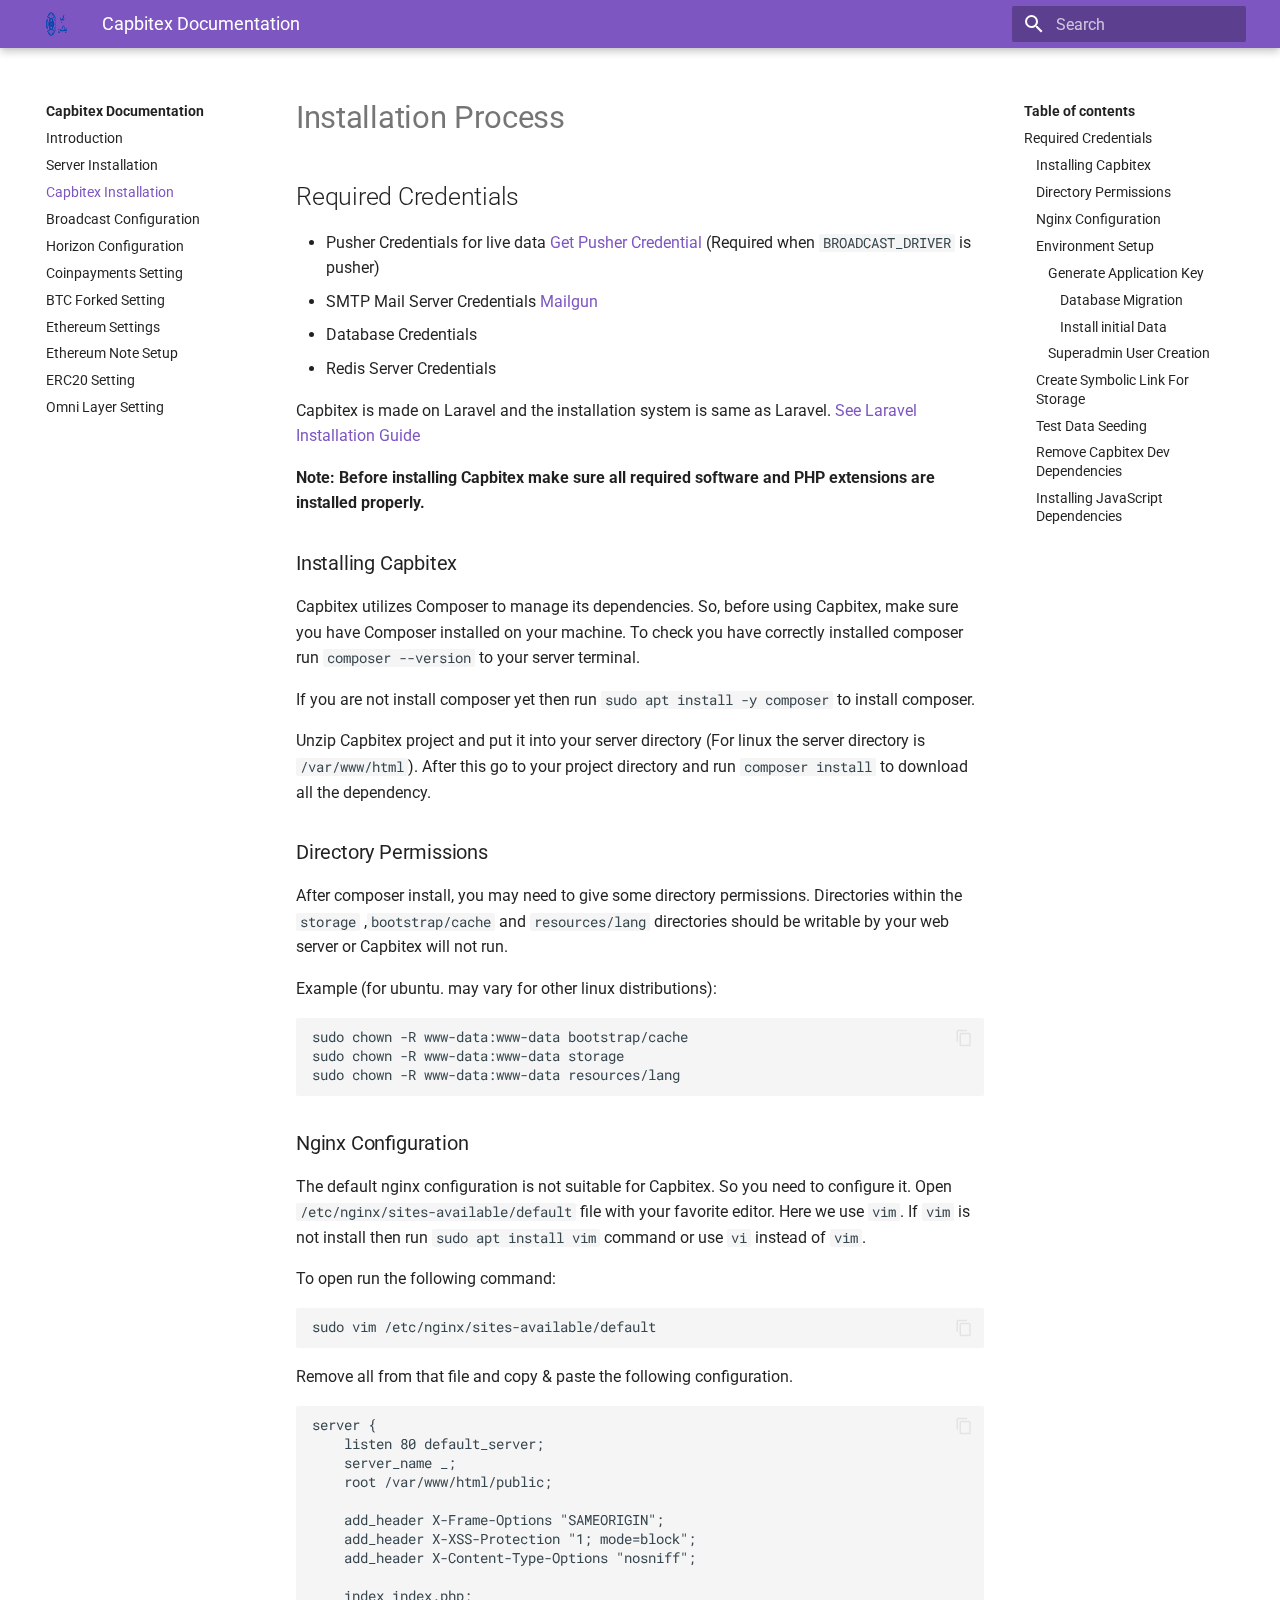
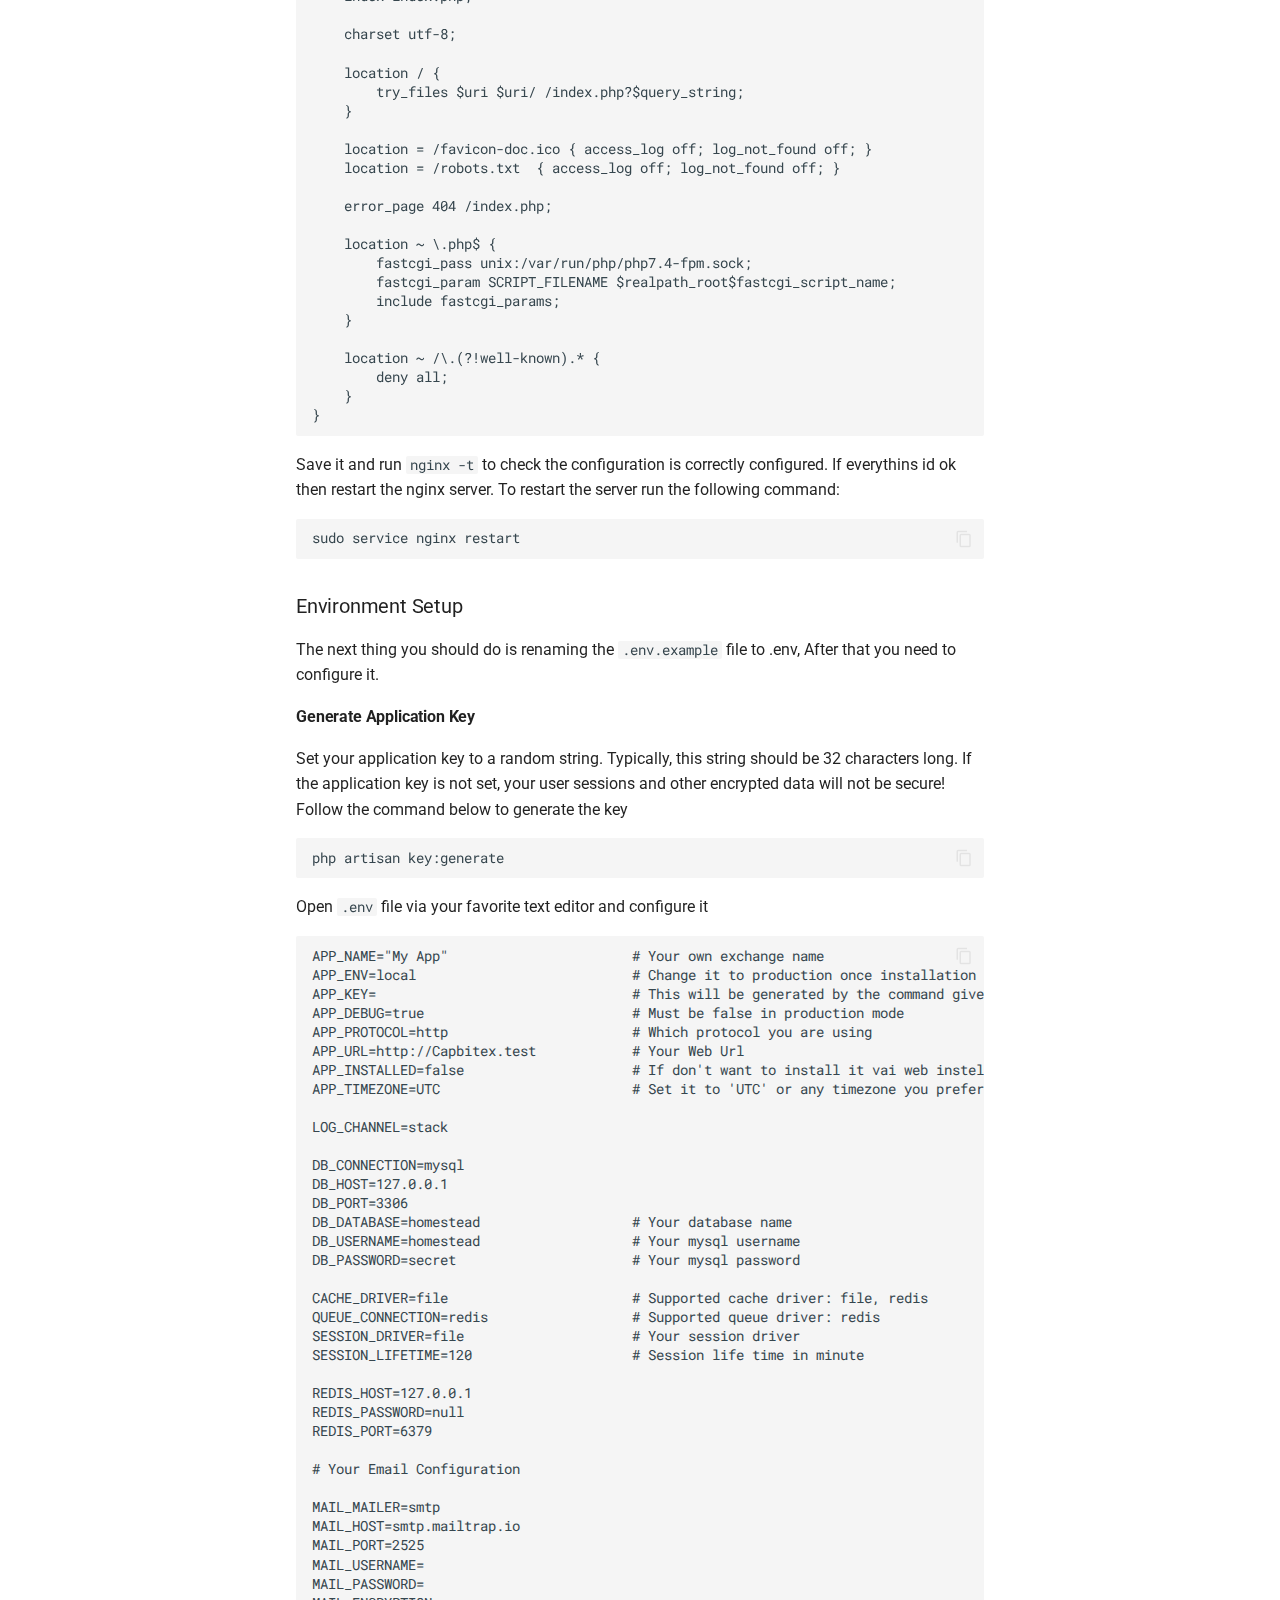
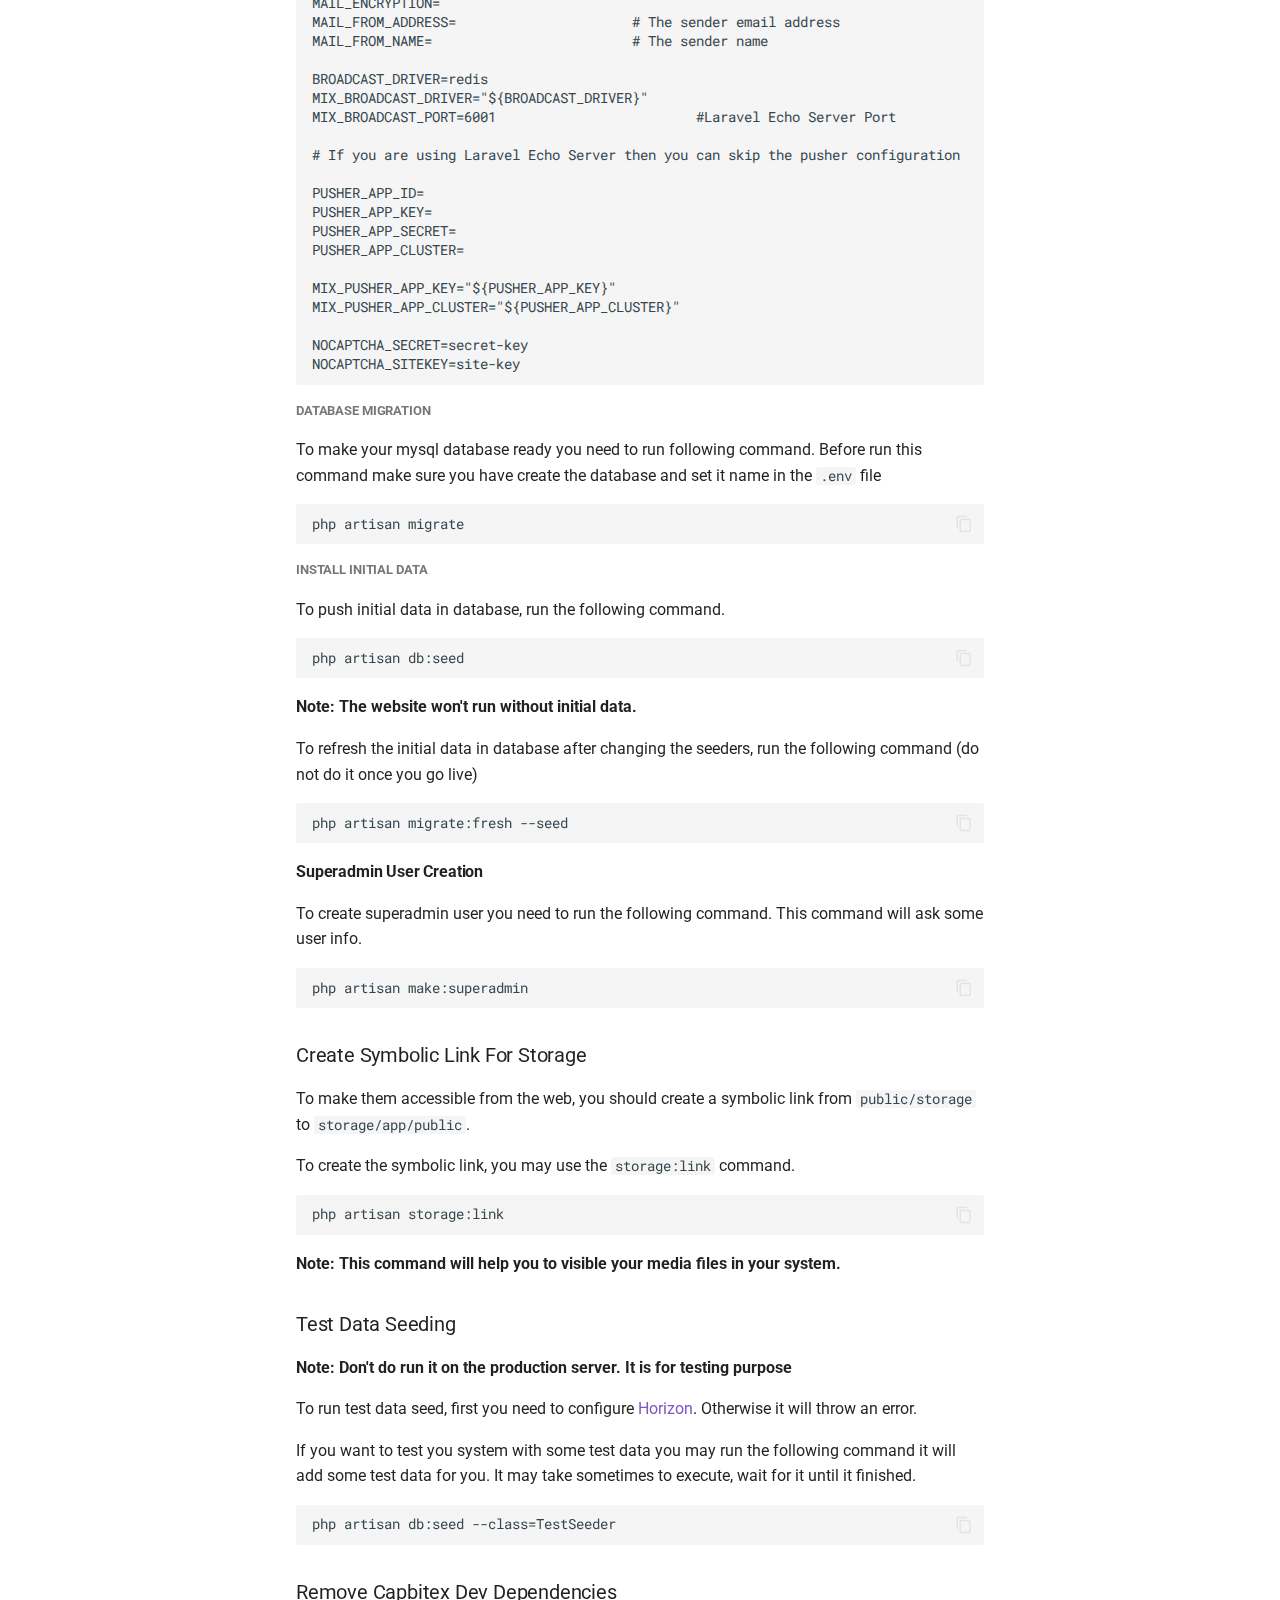
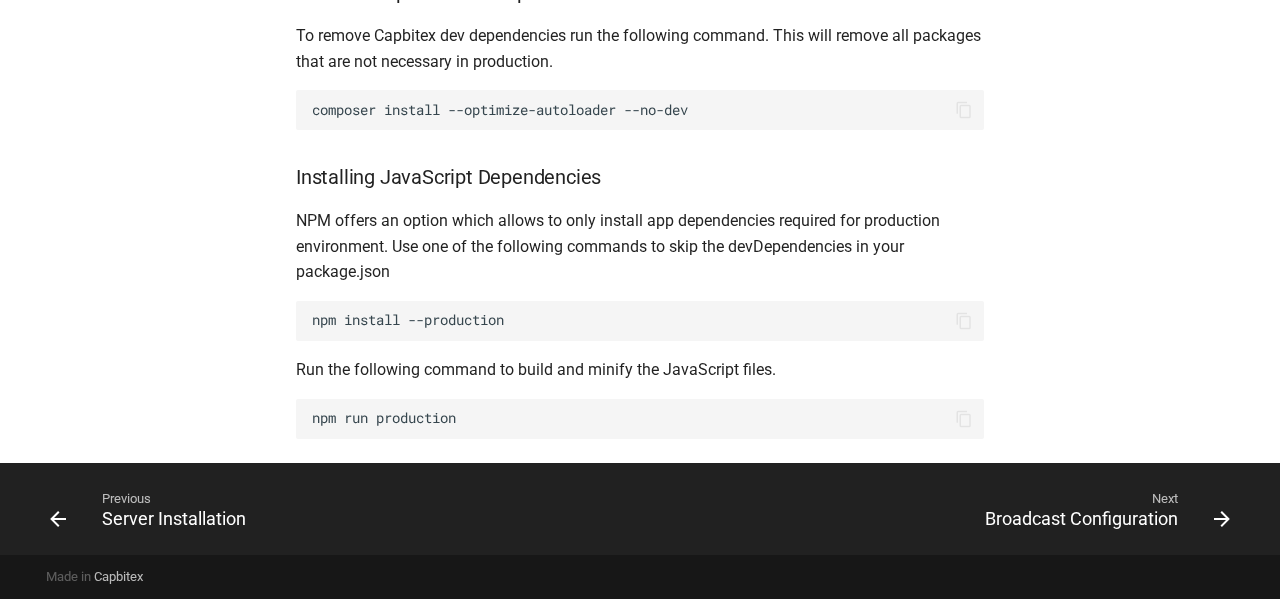
<file: Capbitex-installation.html>
<!doctype html>
<html lang="en" class="no-js">
  <head>
    
      <meta charset="utf-8">
      <meta name="viewport" content="width=device-width,initial-scale=1">
      
      
      
      <link rel="shortcut icon" href="images/favicon-doc.png">
      <meta name="generator" content="mkdocs-1.1.2, mkdocs-material-5.3.3">
    
    
      
        <title>Capbitex Installation - Capbitex Documentation</title>
      
    
    
      <link rel="stylesheet" href="assets/stylesheets/main.fe0cca5b.min.css">
      
        <link rel="stylesheet" href="assets/stylesheets/palette.a46bcfb3.min.css">
      
      
        
        
        <meta name="theme-color" content="#7e57c2">
      
    
    
    
      
        <link href="https://fonts.gstatic.com" rel="preconnect" crossorigin>
        <link rel="stylesheet" href="https://fonts.googleapis.com/css?family=Roboto:300,400,400i,700%7CRoboto+Mono&display=fallback">
        <style>body,input{font-family:"Roboto",-apple-system,BlinkMacSystemFont,Helvetica,Arial,sans-serif}code,kbd,pre{font-family:"Roboto Mono",SFMono-Regular,Consolas,Menlo,monospace}</style>
      
    
    
    
    
      
    
    
  </head>
  
  
    
    
    
    <body dir="ltr" data-md-color-scheme="" data-md-color-primary="deep-purple" data-md-color-accent="deep-purple">
  
    
    <input class="md-toggle" data-md-toggle="drawer" type="checkbox" id="__drawer" autocomplete="off">
    <input class="md-toggle" data-md-toggle="search" type="checkbox" id="__search" autocomplete="off">
    <label class="md-overlay" for="__drawer"></label>
    <div data-md-component="skip">
      
        
        <a href="#installation-process" class="md-skip">
          Skip to content
        </a>
      
    </div>
    <div data-md-component="announce">
      
    </div>
    
      <header class="md-header" data-md-component="header">
  <nav class="md-header-nav md-grid" aria-label="Header">
    <a href="." title="Capbitex Documentation" class="md-header-nav__button md-capbitex-test-doc" aria-label="Capbitex Documentation">
      
  <img src="images/capbitex-test-doc.png" alt="capbitex-test-doc" width="350" height="150">

    </a>
    <label class="md-header-nav__button md-icon" for="__drawer">
      <svg xmlns="http://www.w3.org/2000/svg" viewBox="0 0 24 24"><path d="M3 6h18v2H3V6m0 5h18v2H3v-2m0 5h18v2H3v-2z"/></svg>
    </label>
    <div class="md-header-nav__title" data-md-component="header-title">
      
        <div class="md-header-nav__ellipsis">
          <span class="md-header-nav__topic md-ellipsis">
            Capbitex Documentation
          </span>
          <span class="md-header-nav__topic md-ellipsis">
            
              Capbitex Installation
            
          </span>
        </div>
      
    </div>
    
      <label class="md-header-nav__button md-icon" for="__search">
        <svg xmlns="http://www.w3.org/2000/svg" viewBox="0 0 24 24"><path d="M9.5 3A6.5 6.5 0 0116 9.5c0 1.61-.59 3.09-1.56 4.23l.27.27h.79l5 5-1.5 1.5-5-5v-.79l-.27-.27A6.516 6.516 0 019.5 16 6.5 6.5 0 013 9.5 6.5 6.5 0 019.5 3m0 2C7 5 5 7 5 9.5S7 14 9.5 14 14 12 14 9.5 12 5 9.5 5z"/></svg>
      </label>
      
<div class="md-search" data-md-component="search" role="dialog">
  <label class="md-search__overlay" for="__search"></label>
  <div class="md-search__inner" role="search">
    <form class="md-search__form" name="search">
      <input type="text" class="md-search__input" name="query" aria-label="Search" placeholder="Search" autocapitalize="off" autocorrect="off" autocomplete="off" spellcheck="false" data-md-component="search-query" data-md-state="active">
      <label class="md-search__icon md-icon" for="__search">
        <svg xmlns="http://www.w3.org/2000/svg" viewBox="0 0 24 24"><path d="M9.5 3A6.5 6.5 0 0116 9.5c0 1.61-.59 3.09-1.56 4.23l.27.27h.79l5 5-1.5 1.5-5-5v-.79l-.27-.27A6.516 6.516 0 019.5 16 6.5 6.5 0 013 9.5 6.5 6.5 0 019.5 3m0 2C7 5 5 7 5 9.5S7 14 9.5 14 14 12 14 9.5 12 5 9.5 5z"/></svg>
        <svg xmlns="http://www.w3.org/2000/svg" viewBox="0 0 24 24"><path d="M20 11v2H8l5.5 5.5-1.42 1.42L4.16 12l7.92-7.92L13.5 5.5 8 11h12z"/></svg>
      </label>
      <button type="reset" class="md-search__icon md-icon" aria-label="Clear" data-md-component="search-reset" tabindex="-1">
        <svg xmlns="http://www.w3.org/2000/svg" viewBox="0 0 24 24"><path d="M19 6.41L17.59 5 12 10.59 6.41 5 5 6.41 10.59 12 5 17.59 6.41 19 12 13.41 17.59 19 19 17.59 13.41 12 19 6.41z"/></svg>
      </button>
    </form>
    <div class="md-search__output">
      <div class="md-search__scrollwrap" data-md-scrollfix>
        <div class="md-search-result" data-md-component="search-result">
          <div class="md-search-result__meta">
            Initializing search
          </div>
          <ol class="md-search-result__list"></ol>
        </div>
      </div>
    </div>
  </div>
</div>
    
    
  </nav>
</header>
    
    <div class="md-container" data-md-component="container">
      
        
      
      
        
      
      <main class="md-main" data-md-component="main">
        <div class="md-main__inner md-grid">
          
            
              <div class="md-sidebar md-sidebar--primary" data-md-component="navigation">
                <div class="md-sidebar__scrollwrap">
                  <div class="md-sidebar__inner">
                    <nav class="md-nav md-nav--primary" aria-label="Navigation" data-md-level="0">
  <label class="md-nav__title" for="__drawer">
    <a href="." title="Capbitex Documentation" class="md-nav__button md-capbitex-test-doc" aria-label="Capbitex Documentation">
      
  <img src="images/capbitex-test-doc.png" alt="capbitex-test-doc" width="350" height="150">

    </a>
    Capbitex Documentation
  </label>
  
  <ul class="md-nav__list" data-md-scrollfix>
    
      
      
      


  <li class="md-nav__item">
    <a href="index.html" title="Introduction" class="md-nav__link">
      Introduction
    </a>
  </li>

    
      
      
      


  <li class="md-nav__item">
    <a href="server-installation.html" title="Server Installation" class="md-nav__link">
      Server Installation
    </a>
  </li>

    
      
      
      

  


  <li class="md-nav__item md-nav__item--active">
    
    <input class="md-nav__toggle md-toggle" data-md-toggle="toc" type="checkbox" id="__toc">
    
      
    
    
      <label class="md-nav__link md-nav__link--active" for="__toc">
        Capbitex Installation
        <span class="md-nav__icon md-icon">
          <svg xmlns="http://www.w3.org/2000/svg" viewBox="0 0 24 24"><path d="M3 9h14V7H3v2m0 4h14v-2H3v2m0 4h14v-2H3v2m16 0h2v-2h-2v2m0-10v2h2V7h-2m0 6h2v-2h-2v2z"/></svg>
        </span>
      </label>
    
    <a href="Capbitex-installation.html" title="Capbitex Installation" class="md-nav__link md-nav__link--active">
      Capbitex Installation
    </a>
    
      
<nav class="md-nav md-nav--secondary" aria-label="Table of contents">
  
  
    
  
  
    <label class="md-nav__title" for="__toc">
      <span class="md-nav__icon md-icon">
        <svg xmlns="http://www.w3.org/2000/svg" viewBox="0 0 24 24"><path d="M20 11v2H8l5.5 5.5-1.42 1.42L4.16 12l7.92-7.92L13.5 5.5 8 11h12z"/></svg>
      </span>
      Table of contents
    </label>
    <ul class="md-nav__list" data-md-scrollfix>
      
        <li class="md-nav__item">
  <a href="#required-credentials" class="md-nav__link">
    Required Credentials
  </a>
  
    <nav class="md-nav" aria-label="Required Credentials">
      <ul class="md-nav__list">
        
          <li class="md-nav__item">
  <a href="#installing-Capbitex" class="md-nav__link">
    Installing Capbitex
  </a>
  
</li>
        
          <li class="md-nav__item">
  <a href="#directory-permissions" class="md-nav__link">
    Directory Permissions
  </a>
  
</li>
        
          <li class="md-nav__item">
  <a href="#nginx-configuration" class="md-nav__link">
    Nginx Configuration
  </a>
  
</li>
        
          <li class="md-nav__item">
  <a href="#environment-setup" class="md-nav__link">
    Environment Setup
  </a>
  
    <nav class="md-nav" aria-label="Environment Setup">
      <ul class="md-nav__list">
        
          <li class="md-nav__item">
  <a href="#generate-application-key" class="md-nav__link">
    Generate Application Key
  </a>
  
    <nav class="md-nav" aria-label="Generate Application Key">
      <ul class="md-nav__list">
        
          <li class="md-nav__item">
  <a href="#database-migration" class="md-nav__link">
    Database Migration
  </a>
  
</li>
        
          <li class="md-nav__item">
  <a href="#install-initial-data" class="md-nav__link">
    Install initial Data
  </a>
  
</li>
        
      </ul>
    </nav>
  
</li>
        
          <li class="md-nav__item">
  <a href="#superadmin-user-creation" class="md-nav__link">
    Superadmin User Creation
  </a>
  
</li>
        
      </ul>
    </nav>
  
</li>
        
          <li class="md-nav__item">
  <a href="#create-symbolic-link-for-storage" class="md-nav__link">
    Create Symbolic Link For Storage
  </a>
  
</li>
        
          <li class="md-nav__item">
  <a href="#test-data-seeding" class="md-nav__link">
    Test Data Seeding
  </a>
  
</li>
        
          <li class="md-nav__item">
  <a href="#remove-Capbitex-dev-dependencies" class="md-nav__link">
    Remove Capbitex Dev Dependencies
  </a>
  
</li>
        
          <li class="md-nav__item">
  <a href="#installing-javascript-dependencies" class="md-nav__link">
    Installing JavaScript Dependencies
  </a>
  
</li>
        
      </ul>
    </nav>
  
</li>
      
    </ul>
  
</nav>
    
  </li>

    
      
      
      


  <li class="md-nav__item">
    <a href="broadcast.html" title="Broadcast Configuration" class="md-nav__link">
      Broadcast Configuration
    </a>
  </li>

    
      
      
      


  <li class="md-nav__item">
    <a href="horizon.html" title="Horizon Configuration" class="md-nav__link">
      Horizon Configuration
    </a>
  </li>

    
      
      
      


  

    
      
      
      


  <li class="md-nav__item">
    <a href="coinpayment.html" title="Coinpayments Setting" class="md-nav__link">
      Coinpayments Setting
    </a>
  </li>

    
      
      
      


  <li class="md-nav__item">
    <a href="btc.html" title="BTC Forked Setting" class="md-nav__link">
      BTC Forked Setting
    </a>
  </li>

    
      
      
      


  <li class="md-nav__item">
    <a href="eth-settings.html" title="Ethereum Settings" class="md-nav__link">
      Ethereum Settings
    </a>
  </li>

    
      
      
      


  <li class="md-nav__item">
    <a href="ethereum.html" title="Ethereum Note Setup" class="md-nav__link">
      Ethereum Note Setup
    </a>
  </li>

    
      
      
      


  <li class="md-nav__item">
    <a href="erc20.html" title="ERC20 Setting" class="md-nav__link">
      ERC20 Setting
    </a>
  </li>

    
      
      
      


  <li class="md-nav__item">
    <a href="omnilayer.html" title="Omni Layer Setting" class="md-nav__link">
      Omni Layer Setting
    </a>
  </li>

    
  </ul>
</nav>
                  </div>
                </div>
              </div>
            
            
              <div class="md-sidebar md-sidebar--secondary" data-md-component="toc">
                <div class="md-sidebar__scrollwrap">
                  <div class="md-sidebar__inner">
                    
<nav class="md-nav md-nav--secondary" aria-label="Table of contents">
  
  
    
  
  
    <label class="md-nav__title" for="__toc">
      <span class="md-nav__icon md-icon">
        <svg xmlns="http://www.w3.org/2000/svg" viewBox="0 0 24 24"><path d="M20 11v2H8l5.5 5.5-1.42 1.42L4.16 12l7.92-7.92L13.5 5.5 8 11h12z"/></svg>
      </span>
      Table of contents
    </label>
    <ul class="md-nav__list" data-md-scrollfix>
      
        <li class="md-nav__item">
  <a href="#required-credentials" class="md-nav__link">
    Required Credentials
  </a>
  
    <nav class="md-nav" aria-label="Required Credentials">
      <ul class="md-nav__list">
        
          <li class="md-nav__item">
  <a href="#installing-Capbitex" class="md-nav__link">
    Installing Capbitex
  </a>
  
</li>
        
          <li class="md-nav__item">
  <a href="#directory-permissions" class="md-nav__link">
    Directory Permissions
  </a>
  
</li>
        
          <li class="md-nav__item">
  <a href="#nginx-configuration" class="md-nav__link">
    Nginx Configuration
  </a>
  
</li>
        
          <li class="md-nav__item">
  <a href="#environment-setup" class="md-nav__link">
    Environment Setup
  </a>
  
    <nav class="md-nav" aria-label="Environment Setup">
      <ul class="md-nav__list">
        
          <li class="md-nav__item">
  <a href="#generate-application-key" class="md-nav__link">
    Generate Application Key
  </a>
  
    <nav class="md-nav" aria-label="Generate Application Key">
      <ul class="md-nav__list">
        
          <li class="md-nav__item">
  <a href="#database-migration" class="md-nav__link">
    Database Migration
  </a>
  
</li>
        
          <li class="md-nav__item">
  <a href="#install-initial-data" class="md-nav__link">
    Install initial Data
  </a>
  
</li>
        
      </ul>
    </nav>
  
</li>
        
          <li class="md-nav__item">
  <a href="#superadmin-user-creation" class="md-nav__link">
    Superadmin User Creation
  </a>
  
</li>
        
      </ul>
    </nav>
  
</li>
        
          <li class="md-nav__item">
  <a href="#create-symbolic-link-for-storage" class="md-nav__link">
    Create Symbolic Link For Storage
  </a>
  
</li>
        
          <li class="md-nav__item">
  <a href="#test-data-seeding" class="md-nav__link">
    Test Data Seeding
  </a>
  
</li>
        
          <li class="md-nav__item">
  <a href="#remove-Capbitex-dev-dependencies" class="md-nav__link">
    Remove Capbitex Dev Dependencies
  </a>
  
</li>
        
          <li class="md-nav__item">
  <a href="#installing-javascript-dependencies" class="md-nav__link">
    Installing JavaScript Dependencies
  </a>
  
</li>
        
      </ul>
    </nav>
  
</li>
      
    </ul>
  
</nav>
                  </div>
                </div>
              </div>
            
          
          <div class="md-content">
            <article class="md-content__inner md-typeset">
              
                
                
                  
                
                
                <h1 id="installation-process"><strong>Installation Process</strong></h1>
<h2 id="required-credentials">Required Credentials</h2>
<ul>
<li>Pusher Credentials for live data <a href="https://pusher.com/" target="_blank">Get Pusher Credential</a> (Required when <code>BROADCAST_DRIVER</code> is pusher)</li>
<li>SMTP Mail Server Credentials <a href="https://www.mailgun.com/">Mailgun</a> </li>
<li>Database Credentials</li>
<li>Redis Server Credentials </li>
</ul>
<p>Capbitex is made on Laravel and the installation system is same as Laravel. <a href="https://laravel.com/docs/installation" target="_blank">See Laravel Installation Guide</a></p>
<p><strong>Note: Before installing Capbitex make sure all required software and PHP extensions are installed properly.</strong></p>
<h3 id="installing-Capbitex">Installing Capbitex</h3>
<p>Capbitex utilizes Composer to manage its dependencies. So, before using Capbitex, make sure you have Composer installed on your machine. To check you have correctly installed composer run <code>composer --version</code> to your server terminal. </p>
<p>If you are not install composer yet then run <code>sudo apt install -y composer</code> to install composer.</p>
<p>Unzip Capbitex project and put it into your server directory (For linux the server directory is <code>/var/www/html</code>).
After this go to your project directory and run <code>composer install</code> to download all the dependency.</p>
<h3 id="directory-permissions">Directory Permissions</h3>
<p>After composer install, you may need to give some directory permissions. Directories within the <code>storage</code> ,<code>bootstrap/cache</code> and <code>resources/lang</code> directories should be writable by your web server or Capbitex will not run.</p>
<p>Example (for ubuntu. may vary for other linux distributions):</p>
<pre><code>sudo chown -R www-data:www-data bootstrap/cache
sudo chown -R www-data:www-data storage
sudo chown -R www-data:www-data resources/lang
</code></pre>

<h3 id="nginx-configuration">Nginx Configuration</h3>
<p>The default nginx configuration is not suitable for Capbitex. So you need to configure it. Open <code>/etc/nginx/sites-available/default</code> file with your favorite editor. Here we use <code>vim</code>. If <code>vim</code> is not install then run <code>sudo apt install vim</code> command or use <code>vi</code> instead of <code>vim</code>.</p>
<p>To open run the following command: </p>
<pre><code>sudo vim /etc/nginx/sites-available/default
</code></pre>

<p>Remove all from that file and copy &amp; paste the following configuration.</p>
<pre><code>server {
    listen 80 default_server;
    server_name _;
    root /var/www/html/public;

    add_header X-Frame-Options &quot;SAMEORIGIN&quot;;
    add_header X-XSS-Protection &quot;1; mode=block&quot;;
    add_header X-Content-Type-Options &quot;nosniff&quot;;

    index index.php;

    charset utf-8;

    location / {
        try_files $uri $uri/ /index.php?$query_string;
    }

    location = /favicon-doc.ico { access_log off; log_not_found off; }
    location = /robots.txt  { access_log off; log_not_found off; }

    error_page 404 /index.php;

    location ~ \.php$ {
        fastcgi_pass unix:/var/run/php/php7.4-fpm.sock;
        fastcgi_param SCRIPT_FILENAME $realpath_root$fastcgi_script_name;
        include fastcgi_params;
    }

    location ~ /\.(?!well-known).* {
        deny all;
    }
}
</code></pre>

<p>Save it and  run <code>nginx -t</code> to check the configuration is correctly configured. If everythins id ok then restart the nginx server. To restart the server run the following command:</p>
<pre><code>sudo service nginx restart
</code></pre>

<h3 id="environment-setup">Environment Setup</h3>
<p>The next thing you should do is renaming the <code>.env.example</code> file to .env, After that you need to configure it.</p>
<h4 id="generate-application-key">Generate Application Key</h4>
<p>Set your application key to a random string. Typically, this string should be 32 characters long. If the application key is not set, your user sessions and other encrypted data will not be secure! Follow the command below to generate the key</p>
<pre><code>php artisan key:generate
</code></pre>

<p>Open <code>.env</code> file via your favorite text editor and configure it </p>
<pre><code>APP_NAME=&quot;My App&quot;                       # Your own exchange name
APP_ENV=local                           # Change it to production once installation is done
APP_KEY=                                # This will be generated by the command given above
APP_DEBUG=true                          # Must be false in production mode
APP_PROTOCOL=http                       # Which protocol you are using
APP_URL=http://Capbitex.test            # Your Web Url
APP_INSTALLED=false                     # If don't want to install it vai web insteller then set it true
APP_TIMEZONE=UTC                        # Set it to 'UTC' or any timezone you prefer

LOG_CHANNEL=stack

DB_CONNECTION=mysql
DB_HOST=127.0.0.1
DB_PORT=3306
DB_DATABASE=homestead                   # Your database name
DB_USERNAME=homestead                   # Your mysql username
DB_PASSWORD=secret                      # Your mysql password

CACHE_DRIVER=file                       # Supported cache driver: file, redis
QUEUE_CONNECTION=redis                  # Supported queue driver: redis
SESSION_DRIVER=file                     # Your session driver
SESSION_LIFETIME=120                    # Session life time in minute 

REDIS_HOST=127.0.0.1
REDIS_PASSWORD=null
REDIS_PORT=6379

# Your Email Configuration

MAIL_MAILER=smtp
MAIL_HOST=smtp.mailtrap.io
MAIL_PORT=2525
MAIL_USERNAME=
MAIL_PASSWORD=
MAIL_ENCRYPTION=
MAIL_FROM_ADDRESS=                      # The sender email address
MAIL_FROM_NAME=                         # The sender name

BROADCAST_DRIVER=redis
MIX_BROADCAST_DRIVER=&quot;${BROADCAST_DRIVER}&quot;
MIX_BROADCAST_PORT=6001                         #Laravel Echo Server Port

# If you are using Laravel Echo Server then you can skip the pusher configuration  

PUSHER_APP_ID=
PUSHER_APP_KEY=
PUSHER_APP_SECRET=
PUSHER_APP_CLUSTER=

MIX_PUSHER_APP_KEY=&quot;${PUSHER_APP_KEY}&quot;
MIX_PUSHER_APP_CLUSTER=&quot;${PUSHER_APP_CLUSTER}&quot;

NOCAPTCHA_SECRET=secret-key
NOCAPTCHA_SITEKEY=site-key
</code></pre>

<h5 id="database-migration">Database Migration</h5>
<p>To make your mysql database ready you need to run following command. Before run this command make sure you have create the database and set it name in the <code>.env</code> file</p>
<pre><code>php artisan migrate
</code></pre>

<h5 id="install-initial-data">Install initial Data</h5>
<p>To push initial data in database, run the following command.</p>
<pre><code>php artisan db:seed
</code></pre>

<p><strong>Note: The website won't run without initial data.</strong></p>
<p>To refresh the initial data in database after changing the seeders, run the following command (do not do it once you go live)</p>
<pre><code>php artisan migrate:fresh --seed
</code></pre>

<h4 id="superadmin-user-creation">Superadmin User Creation</h4>
<p>To create superadmin user you need to run the following command. This command will ask some user info. </p>
<pre><code>php artisan make:superadmin
</code></pre>

<h3 id="create-symbolic-link-for-storage">Create Symbolic Link For Storage</h3>
<p>To make them accessible from the web, you should create a symbolic link from <code>public/storage</code> to <code>storage/app/public</code>.</p>
<p>To create the symbolic link, you may use the <code>storage:link</code> command.</p>
<pre><code>php artisan storage:link
</code></pre>

<p><strong>Note: This command will help you to visible your media files in your system.</strong></p>
<h3 id="test-data-seeding">Test Data Seeding</h3>
<p><strong>Note: Don't do run it on the production server. It is for testing purpose</strong></p>
<p>To run test data seed, first you need to configure <a href="horizon.html" target="_blank">Horizon</a>. Otherwise it will throw an error.</p>
<p>If you want to test you system with some test data you may run the following command it will add some test data for you. It may take sometimes to execute, wait for it until it finished. </p>
<pre><code>php artisan db:seed --class=TestSeeder
</code></pre>

<h3 id="remove-Capbitex-dev-dependencies">Remove Capbitex Dev Dependencies</h3>
<p>To remove Capbitex dev dependencies run the following command. This will remove all packages that are not necessary in production.</p>
<pre><code>composer install --optimize-autoloader --no-dev
</code></pre>

<h3 id="installing-javascript-dependencies">Installing JavaScript Dependencies</h3>
<p>NPM offers an option which allows to only install app dependencies required for production environment. Use one of the following commands to skip the devDependencies in your package.json</p>
<pre><code>npm install --production
</code></pre>

<p>Run the following command to build and minify the JavaScript files.</p>
<pre><code>npm run production
</code></pre>
                
              
              
                


              
            </article>
          </div>
        </div>
      </main>
      
        
<footer class="md-footer">
  
    <div class="md-footer-nav">
      <nav class="md-footer-nav__inner md-grid" aria-label="Footer">
        
          <a href="server-installation.html" title="Server Installation" class="md-footer-nav__link md-footer-nav__link--prev" rel="prev">
            <div class="md-footer-nav__button md-icon">
              <svg xmlns="http://www.w3.org/2000/svg" viewBox="0 0 24 24"><path d="M20 11v2H8l5.5 5.5-1.42 1.42L4.16 12l7.92-7.92L13.5 5.5 8 11h12z"/></svg>
            </div>
            <div class="md-footer-nav__title">
              <div class="md-ellipsis">
                <span class="md-footer-nav__direction">
                  Previous
                </span>
                Server Installation
              </div>
            </div>
          </a>
        
        
          <a href="broadcast.html" title="Broadcast Configuration" class="md-footer-nav__link md-footer-nav__link--next" rel="next">
            <div class="md-footer-nav__title">
              <div class="md-ellipsis">
                <span class="md-footer-nav__direction">
                  Next
                </span>
                Broadcast Configuration
              </div>
            </div>
            <div class="md-footer-nav__button md-icon">
              <svg xmlns="http://www.w3.org/2000/svg" viewBox="0 0 24 24"><path d="M4 11v2h12l-5.5 5.5 1.42 1.42L19.84 12l-7.92-7.92L10.5 5.5 16 11H4z"/></svg>
            </div>
          </a>
        
      </nav>
    </div>
  
  <div class="md-footer-meta md-typeset">
    <div class="md-footer-meta__inner md-grid">
      <div class="md-footer-copyright">
        
        Made in
        <a href="https://Capbitex.com" target="_blank" rel="noopener">
          Capbitex
        </a>
      </div>
      
    </div>
  </div>
</footer>
      
    </div>
    
      <script src="assets/javascripts/vendor.d710d30a.min.js"></script>
      <script src="assets/javascripts/bundle.4a5ba8d6.min.js"></script><script id="__lang" type="application/json">{"clipboard.copy": "Copy to clipboard", "clipboard.copied": "Copied to clipboard", "search.config.lang": "en", "search.config.pipeline": "trimmer, stopWordFilter", "search.config.separator": "[\\s\\-]+", "search.result.placeholder": "Type to start searching", "search.result.none": "No matching documents", "search.result.one": "1 matching document", "search.result.other": "# matching documents"}</script>
      
      <script>
        app = initialize({
          base: ".",
          features: [],
          search: Object.assign({
            worker: "assets/javascripts/worker/search.9b3611bd.min.js"
          }, typeof search !== "undefined" && search)
        })
      </script>
      
    
  </body>
</html>
</file>
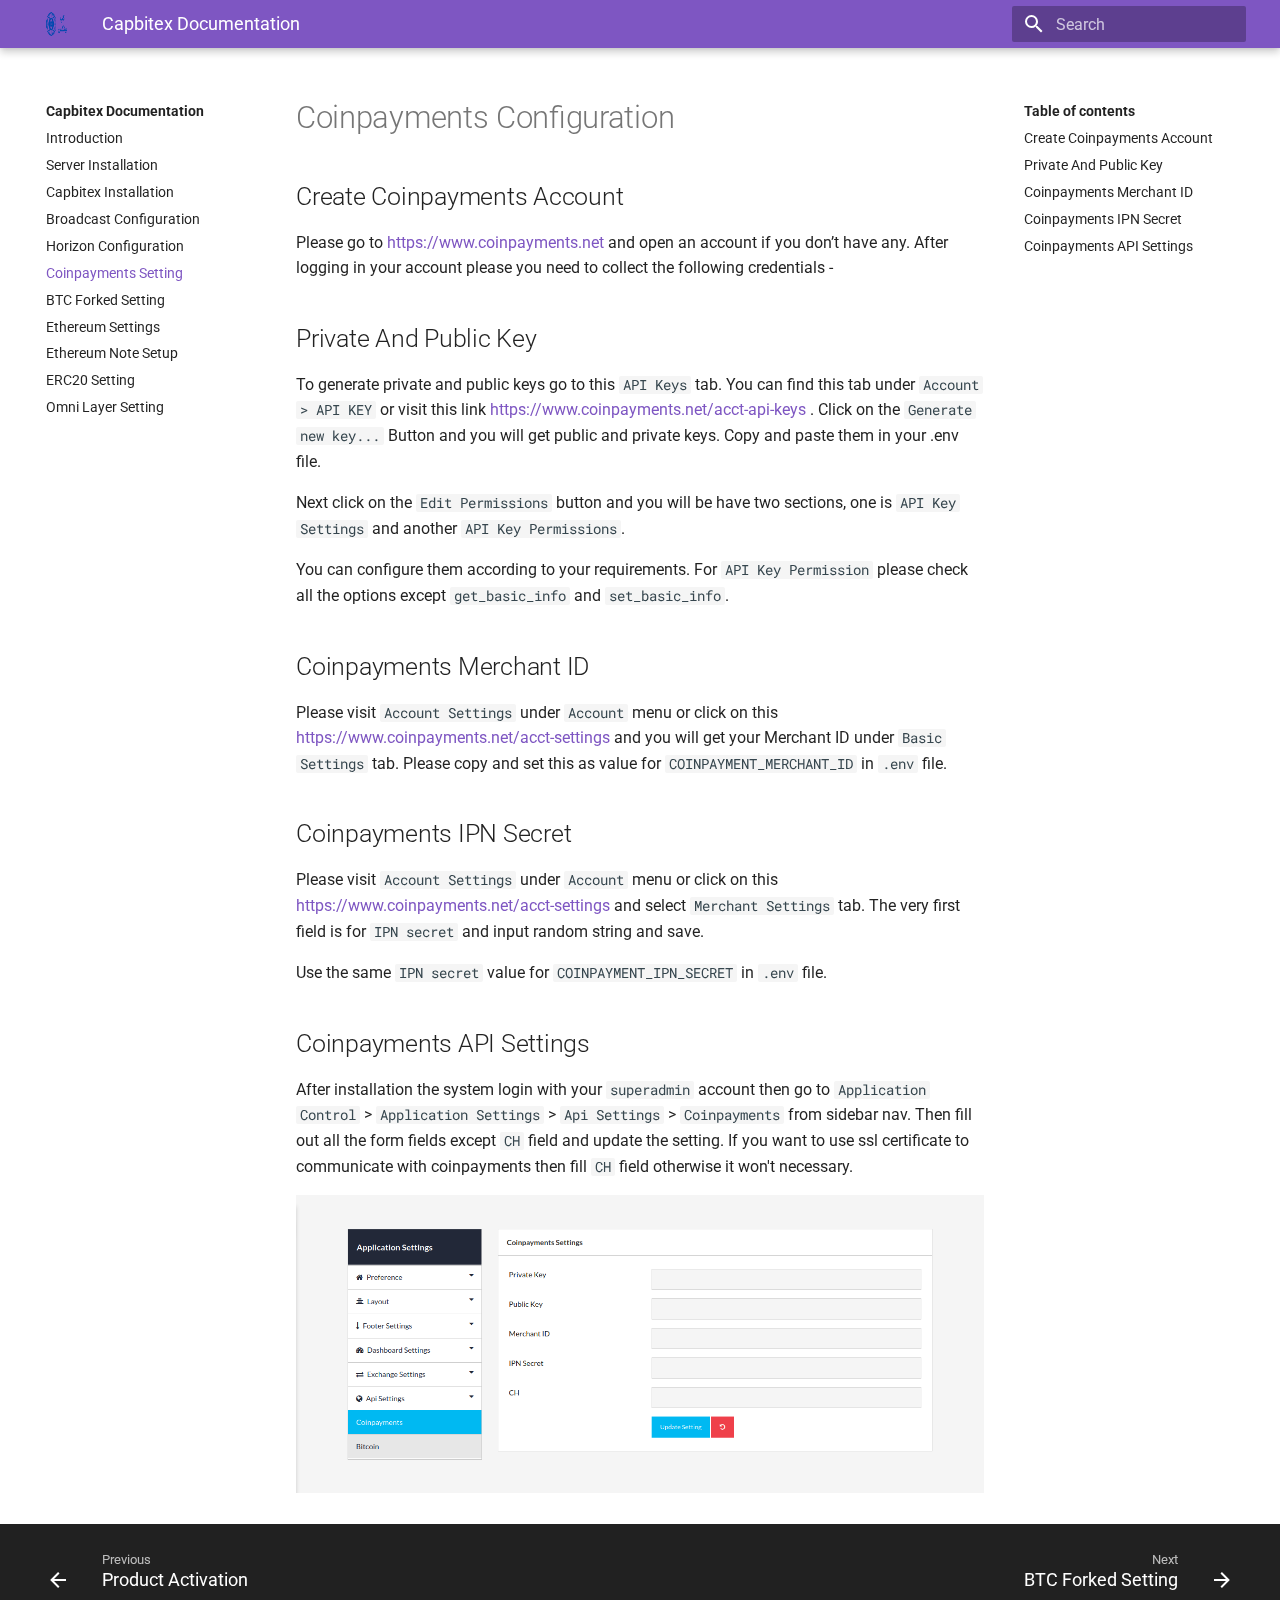
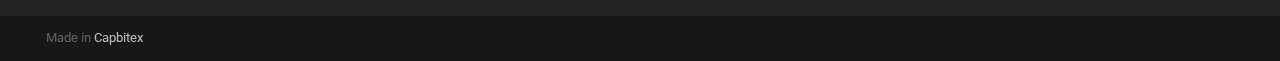
<file: coinpayment.html>
<!doctype html>
<html lang="en" class="no-js">
  <head>
    
      <meta charset="utf-8">
      <meta name="viewport" content="width=device-width,initial-scale=1">
      
      
      
      <link rel="shortcut icon" href="images/favicon-doc.png">
      <meta name="generator" content="mkdocs-1.1.2, mkdocs-material-5.3.3">
    
    
      
        <title>Coinpayments Setting - Capbitex Documentation</title>
      
    
    
      <link rel="stylesheet" href="assets/stylesheets/main.fe0cca5b.min.css">
      
        <link rel="stylesheet" href="assets/stylesheets/palette.a46bcfb3.min.css">
      
      
        
        
        <meta name="theme-color" content="#7e57c2">
      
    
    
    
      
        <link href="https://fonts.gstatic.com" rel="preconnect" crossorigin>
        <link rel="stylesheet" href="https://fonts.googleapis.com/css?family=Roboto:300,400,400i,700%7CRoboto+Mono&display=fallback">
        <style>body,input{font-family:"Roboto",-apple-system,BlinkMacSystemFont,Helvetica,Arial,sans-serif}code,kbd,pre{font-family:"Roboto Mono",SFMono-Regular,Consolas,Menlo,monospace}</style>
      
    
    
    
    
      
    
    
  </head>
  
  
    
    
    
    <body dir="ltr" data-md-color-scheme="" data-md-color-primary="deep-purple" data-md-color-accent="deep-purple">
  
    
    <input class="md-toggle" data-md-toggle="drawer" type="checkbox" id="__drawer" autocomplete="off">
    <input class="md-toggle" data-md-toggle="search" type="checkbox" id="__search" autocomplete="off">
    <label class="md-overlay" for="__drawer"></label>
    <div data-md-component="skip">
      
        
        <a href="#coinpayments-configuration" class="md-skip">
          Skip to content
        </a>
      
    </div>
    <div data-md-component="announce">
      
    </div>
    
      <header class="md-header" data-md-component="header">
  <nav class="md-header-nav md-grid" aria-label="Header">
    <a href="." title="Capbitex Documentation" class="md-header-nav__button md-capbitex-test-doc" aria-label="Capbitex Documentation">
      
  <img src="images/capbitex-test-doc.png" alt="capbitex-test-doc" width="350" height="150">

    </a>
    <label class="md-header-nav__button md-icon" for="__drawer">
      <svg xmlns="http://www.w3.org/2000/svg" viewBox="0 0 24 24"><path d="M3 6h18v2H3V6m0 5h18v2H3v-2m0 5h18v2H3v-2z"/></svg>
    </label>
    <div class="md-header-nav__title" data-md-component="header-title">
      
        <div class="md-header-nav__ellipsis">
          <span class="md-header-nav__topic md-ellipsis">
            Capbitex Documentation
          </span>
          <span class="md-header-nav__topic md-ellipsis">
            
              Coinpayments Setting
            
          </span>
        </div>
      
    </div>
    
      <label class="md-header-nav__button md-icon" for="__search">
        <svg xmlns="http://www.w3.org/2000/svg" viewBox="0 0 24 24"><path d="M9.5 3A6.5 6.5 0 0116 9.5c0 1.61-.59 3.09-1.56 4.23l.27.27h.79l5 5-1.5 1.5-5-5v-.79l-.27-.27A6.516 6.516 0 019.5 16 6.5 6.5 0 013 9.5 6.5 6.5 0 019.5 3m0 2C7 5 5 7 5 9.5S7 14 9.5 14 14 12 14 9.5 12 5 9.5 5z"/></svg>
      </label>
      
<div class="md-search" data-md-component="search" role="dialog">
  <label class="md-search__overlay" for="__search"></label>
  <div class="md-search__inner" role="search">
    <form class="md-search__form" name="search">
      <input type="text" class="md-search__input" name="query" aria-label="Search" placeholder="Search" autocapitalize="off" autocorrect="off" autocomplete="off" spellcheck="false" data-md-component="search-query" data-md-state="active">
      <label class="md-search__icon md-icon" for="__search">
        <svg xmlns="http://www.w3.org/2000/svg" viewBox="0 0 24 24"><path d="M9.5 3A6.5 6.5 0 0116 9.5c0 1.61-.59 3.09-1.56 4.23l.27.27h.79l5 5-1.5 1.5-5-5v-.79l-.27-.27A6.516 6.516 0 019.5 16 6.5 6.5 0 013 9.5 6.5 6.5 0 019.5 3m0 2C7 5 5 7 5 9.5S7 14 9.5 14 14 12 14 9.5 12 5 9.5 5z"/></svg>
        <svg xmlns="http://www.w3.org/2000/svg" viewBox="0 0 24 24"><path d="M20 11v2H8l5.5 5.5-1.42 1.42L4.16 12l7.92-7.92L13.5 5.5 8 11h12z"/></svg>
      </label>
      <button type="reset" class="md-search__icon md-icon" aria-label="Clear" data-md-component="search-reset" tabindex="-1">
        <svg xmlns="http://www.w3.org/2000/svg" viewBox="0 0 24 24"><path d="M19 6.41L17.59 5 12 10.59 6.41 5 5 6.41 10.59 12 5 17.59 6.41 19 12 13.41 17.59 19 19 17.59 13.41 12 19 6.41z"/></svg>
      </button>
    </form>
    <div class="md-search__output">
      <div class="md-search__scrollwrap" data-md-scrollfix>
        <div class="md-search-result" data-md-component="search-result">
          <div class="md-search-result__meta">
            Initializing search
          </div>
          <ol class="md-search-result__list"></ol>
        </div>
      </div>
    </div>
  </div>
</div>
    
    
  </nav>
</header>
    
    <div class="md-container" data-md-component="container">
      
        
      
      
        
      
      <main class="md-main" data-md-component="main">
        <div class="md-main__inner md-grid">
          
            
              <div class="md-sidebar md-sidebar--primary" data-md-component="navigation">
                <div class="md-sidebar__scrollwrap">
                  <div class="md-sidebar__inner">
                    <nav class="md-nav md-nav--primary" aria-label="Navigation" data-md-level="0">
  <label class="md-nav__title" for="__drawer">
    <a href="." title="Capbitex Documentation" class="md-nav__button md-capbitex-test-doc" aria-label="Capbitex Documentation">
      
  <img src="images/capbitex-test-doc.png" alt="capbitex-test-doc" width="350" height="150">

    </a>
    Capbitex Documentation
  </label>
  
  <ul class="md-nav__list" data-md-scrollfix>
    
      
      
      


  <li class="md-nav__item">
    <a href="index.html" title="Introduction" class="md-nav__link">
      Introduction
    </a>
  </li>

    
      
      
      


  <li class="md-nav__item">
    <a href="server-installation.html" title="Server Installation" class="md-nav__link">
      Server Installation
    </a>
  </li>

    
      
      
      


  <li class="md-nav__item">
    <a href="Capbitex-installation.html" title="Capbitex Installation" class="md-nav__link">
      Capbitex Installation
    </a>
  </li>

    
      
      
      


  <li class="md-nav__item">
    <a href="broadcast.html" title="Broadcast Configuration" class="md-nav__link">
      Broadcast Configuration
    </a>
  </li>

    
      
      
      


  <li class="md-nav__item">
    <a href="horizon.html" title="Horizon Configuration" class="md-nav__link">
      Horizon Configuration
    </a>
  </li>

    
      
      
      


  

    
      
      
      

  


  <li class="md-nav__item md-nav__item--active">
    
    <input class="md-nav__toggle md-toggle" data-md-toggle="toc" type="checkbox" id="__toc">
    
      
    
    
      <label class="md-nav__link md-nav__link--active" for="__toc">
        Coinpayments Setting
        <span class="md-nav__icon md-icon">
          <svg xmlns="http://www.w3.org/2000/svg" viewBox="0 0 24 24"><path d="M3 9h14V7H3v2m0 4h14v-2H3v2m0 4h14v-2H3v2m16 0h2v-2h-2v2m0-10v2h2V7h-2m0 6h2v-2h-2v2z"/></svg>
        </span>
      </label>
    
    <a href="coinpayment.html" title="Coinpayments Setting" class="md-nav__link md-nav__link--active">
      Coinpayments Setting
    </a>
    
      
<nav class="md-nav md-nav--secondary" aria-label="Table of contents">
  
  
    
  
  
    <label class="md-nav__title" for="__toc">
      <span class="md-nav__icon md-icon">
        <svg xmlns="http://www.w3.org/2000/svg" viewBox="0 0 24 24"><path d="M20 11v2H8l5.5 5.5-1.42 1.42L4.16 12l7.92-7.92L13.5 5.5 8 11h12z"/></svg>
      </span>
      Table of contents
    </label>
    <ul class="md-nav__list" data-md-scrollfix>
      
        <li class="md-nav__item">
  <a href="#create-coinpayments-account" class="md-nav__link">
    Create Coinpayments Account
  </a>
  
</li>
      
        <li class="md-nav__item">
  <a href="#private-and-public-key" class="md-nav__link">
    Private And Public Key
  </a>
  
</li>
      
        <li class="md-nav__item">
  <a href="#coinpayments-merchant-id" class="md-nav__link">
    Coinpayments Merchant ID
  </a>
  
</li>
      
        <li class="md-nav__item">
  <a href="#coinpayments-ipn-secret" class="md-nav__link">
    Coinpayments IPN Secret
  </a>
  
</li>
      
        <li class="md-nav__item">
  <a href="#coinpayments-api-settings" class="md-nav__link">
    Coinpayments API Settings
  </a>
  
</li>
      
    </ul>
  
</nav>
    
  </li>

    
      
      
      


  <li class="md-nav__item">
    <a href="btc.html" title="BTC Forked Setting" class="md-nav__link">
      BTC Forked Setting
    </a>
  </li>

    
      
      
      


  <li class="md-nav__item">
    <a href="eth-settings.html" title="Ethereum Settings" class="md-nav__link">
      Ethereum Settings
    </a>
  </li>

    
      
      
      


  <li class="md-nav__item">
    <a href="ethereum.html" title="Ethereum Note Setup" class="md-nav__link">
      Ethereum Note Setup
    </a>
  </li>

    
      
      
      


  <li class="md-nav__item">
    <a href="erc20.html" title="ERC20 Setting" class="md-nav__link">
      ERC20 Setting
    </a>
  </li>

    
      
      
      


  <li class="md-nav__item">
    <a href="omnilayer.html" title="Omni Layer Setting" class="md-nav__link">
      Omni Layer Setting
    </a>
  </li>

    
  </ul>
</nav>
                  </div>
                </div>
              </div>
            
            
              <div class="md-sidebar md-sidebar--secondary" data-md-component="toc">
                <div class="md-sidebar__scrollwrap">
                  <div class="md-sidebar__inner">
                    
<nav class="md-nav md-nav--secondary" aria-label="Table of contents">
  
  
    
  
  
    <label class="md-nav__title" for="__toc">
      <span class="md-nav__icon md-icon">
        <svg xmlns="http://www.w3.org/2000/svg" viewBox="0 0 24 24"><path d="M20 11v2H8l5.5 5.5-1.42 1.42L4.16 12l7.92-7.92L13.5 5.5 8 11h12z"/></svg>
      </span>
      Table of contents
    </label>
    <ul class="md-nav__list" data-md-scrollfix>
      
        <li class="md-nav__item">
  <a href="#create-coinpayments-account" class="md-nav__link">
    Create Coinpayments Account
  </a>
  
</li>
      
        <li class="md-nav__item">
  <a href="#private-and-public-key" class="md-nav__link">
    Private And Public Key
  </a>
  
</li>
      
        <li class="md-nav__item">
  <a href="#coinpayments-merchant-id" class="md-nav__link">
    Coinpayments Merchant ID
  </a>
  
</li>
      
        <li class="md-nav__item">
  <a href="#coinpayments-ipn-secret" class="md-nav__link">
    Coinpayments IPN Secret
  </a>
  
</li>
      
        <li class="md-nav__item">
  <a href="#coinpayments-api-settings" class="md-nav__link">
    Coinpayments API Settings
  </a>
  
</li>
      
    </ul>
  
</nav>
                  </div>
                </div>
              </div>
            
          
          <div class="md-content">
            <article class="md-content__inner md-typeset">
              
                
                
                  
                
                
                <h1 id="coinpayments-configuration">Coinpayments Configuration</h1>
<h2 id="create-coinpayments-account">Create Coinpayments Account</h2>
<p>Please go to <a href="https://www.coinpayments.net">https://www.coinpayments.net</a> and open an account if you don’t have any. After logging in your account please you need to collect the following credentials - </p>
<h2 id="private-and-public-key">Private And Public Key</h2>
<p>To generate private and public keys go to this <code>API Keys</code>  tab. You can find this tab under  <code>Account &gt; API KEY</code> or visit this link <a href="https://www.coinpayments.net/acct-api-keys">https://www.coinpayments.net/acct-api-keys</a> . Click on the <code>Generate new key...</code> Button and you will get public and private keys. Copy and paste them in your .env file. </p>
<p>Next click on the <code>Edit Permissions</code> button and you will be have two sections, one is <code>API Key Settings</code> and another <code>API Key Permissions</code>.</p>
<p>You can configure them according to your requirements. For <code>API Key Permission</code> please check all the options except <code>get_basic_info</code> and <code>set_basic_info</code>.</p>
<h2 id="coinpayments-merchant-id">Coinpayments Merchant ID</h2>
<p>Please visit <code>Account Settings</code> under <code>Account</code> menu or click on this <a href="https://www.coinpayments.net/acct-settings">https://www.coinpayments.net/acct-settings</a> and you will get your Merchant ID under <code>Basic Settings</code> tab. Please copy and set this as value for <code>COINPAYMENT_MERCHANT_ID</code> in <code>.env</code> file.</p>
<h2 id="coinpayments-ipn-secret">Coinpayments IPN Secret</h2>
<p>Please visit <code>Account Settings</code> under <code>Account</code> menu or click on this <a href="https://www.coinpayments.net/acct-settings">https://www.coinpayments.net/acct-settings</a> and select <code>Merchant Settings</code> tab. The very first field is for <code>IPN secret</code> and input random string and save.   </p>
<p>Use the same <code>IPN secret</code> value for <code>COINPAYMENT_IPN_SECRET</code> in <code>.env</code> file.</p>
<h2 id="coinpayments-api-settings">Coinpayments API Settings</h2>
<p>After installation the system login with your <code>superadmin</code> account then go to <code>Application Control</code> &gt; <code>Application Settings</code> &gt; <code>Api Settings</code> &gt; <code>Coinpayments</code> from sidebar nav. Then fill out all the form fields except <code>CH</code> field and update the setting. If you want to use ssl certificate to communicate with coinpayments then fill <code>CH</code> field otherwise it won't necessary. </p>
<p><img alt="Coinpayments Settings" src="images/coinpayments_settings.png" /></p>
                
              
              
                


              
            </article>
          </div>
        </div>
      </main>
      
        
<footer class="md-footer">
  
    <div class="md-footer-nav">
      <nav class="md-footer-nav__inner md-grid" aria-label="Footer">
        
          <a href="activation.html" title="Product Activation" class="md-footer-nav__link md-footer-nav__link--prev" rel="prev">
            <div class="md-footer-nav__button md-icon">
              <svg xmlns="http://www.w3.org/2000/svg" viewBox="0 0 24 24"><path d="M20 11v2H8l5.5 5.5-1.42 1.42L4.16 12l7.92-7.92L13.5 5.5 8 11h12z"/></svg>
            </div>
            <div class="md-footer-nav__title">
              <div class="md-ellipsis">
                <span class="md-footer-nav__direction">
                  Previous
                </span>
                Product Activation
              </div>
            </div>
          </a>
        
        
          <a href="btc.html" title="BTC Forked Setting" class="md-footer-nav__link md-footer-nav__link--next" rel="next">
            <div class="md-footer-nav__title">
              <div class="md-ellipsis">
                <span class="md-footer-nav__direction">
                  Next
                </span>
                BTC Forked Setting
              </div>
            </div>
            <div class="md-footer-nav__button md-icon">
              <svg xmlns="http://www.w3.org/2000/svg" viewBox="0 0 24 24"><path d="M4 11v2h12l-5.5 5.5 1.42 1.42L19.84 12l-7.92-7.92L10.5 5.5 16 11H4z"/></svg>
            </div>
          </a>
        
      </nav>
    </div>
  
  <div class="md-footer-meta md-typeset">
    <div class="md-footer-meta__inner md-grid">
      <div class="md-footer-copyright">
        
        Made in
        <a href="https://Capbitex.com" target="_blank" rel="noopener">
          Capbitex
        </a>
      </div>
      
    </div>
  </div>
</footer>
      
    </div>
    
      <script src="assets/javascripts/vendor.d710d30a.min.js"></script>
      <script src="assets/javascripts/bundle.4a5ba8d6.min.js"></script><script id="__lang" type="application/json">{"clipboard.copy": "Copy to clipboard", "clipboard.copied": "Copied to clipboard", "search.config.lang": "en", "search.config.pipeline": "trimmer, stopWordFilter", "search.config.separator": "[\\s\\-]+", "search.result.placeholder": "Type to start searching", "search.result.none": "No matching documents", "search.result.one": "1 matching document", "search.result.other": "# matching documents"}</script>
      
      <script>
        app = initialize({
          base: ".",
          features: [],
          search: Object.assign({
            worker: "assets/javascripts/worker/search.9b3611bd.min.js"
          }, typeof search !== "undefined" && search)
        })
      </script>
      
    
  </body>
</html>
</file>
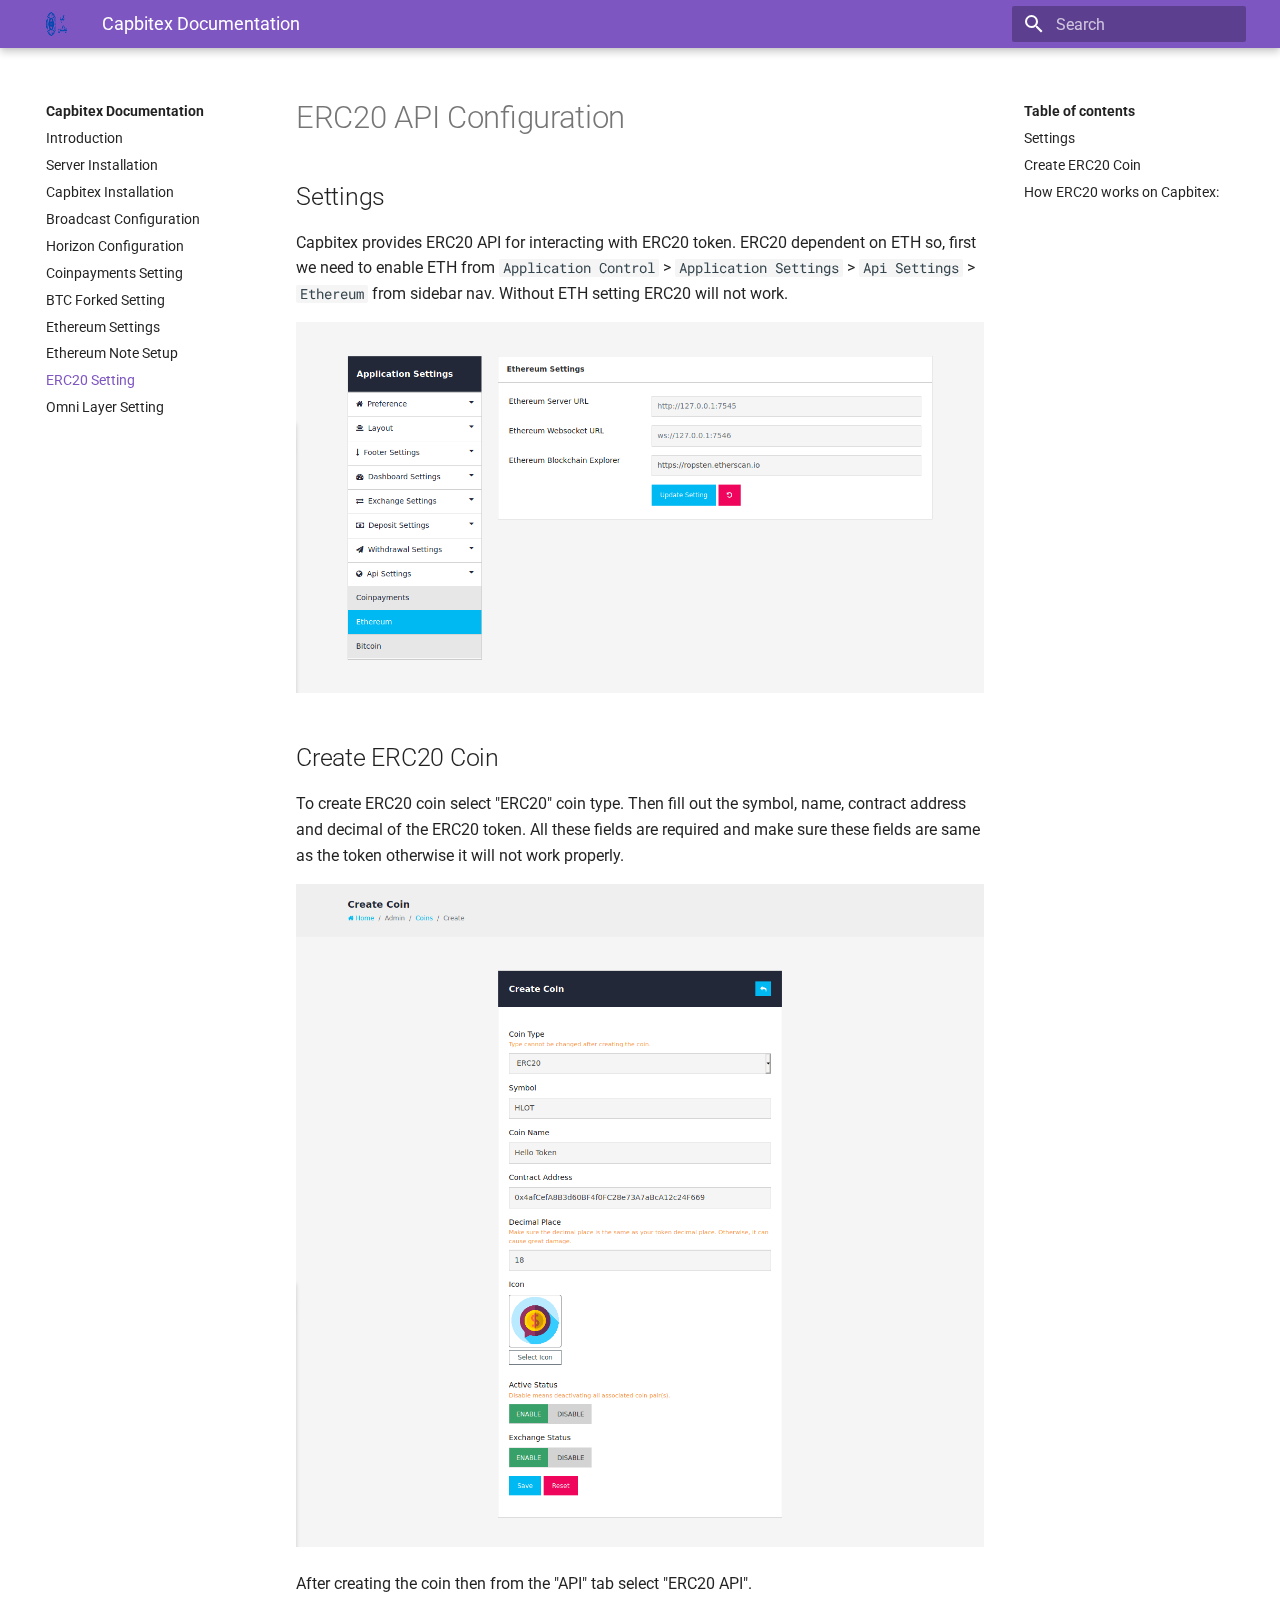
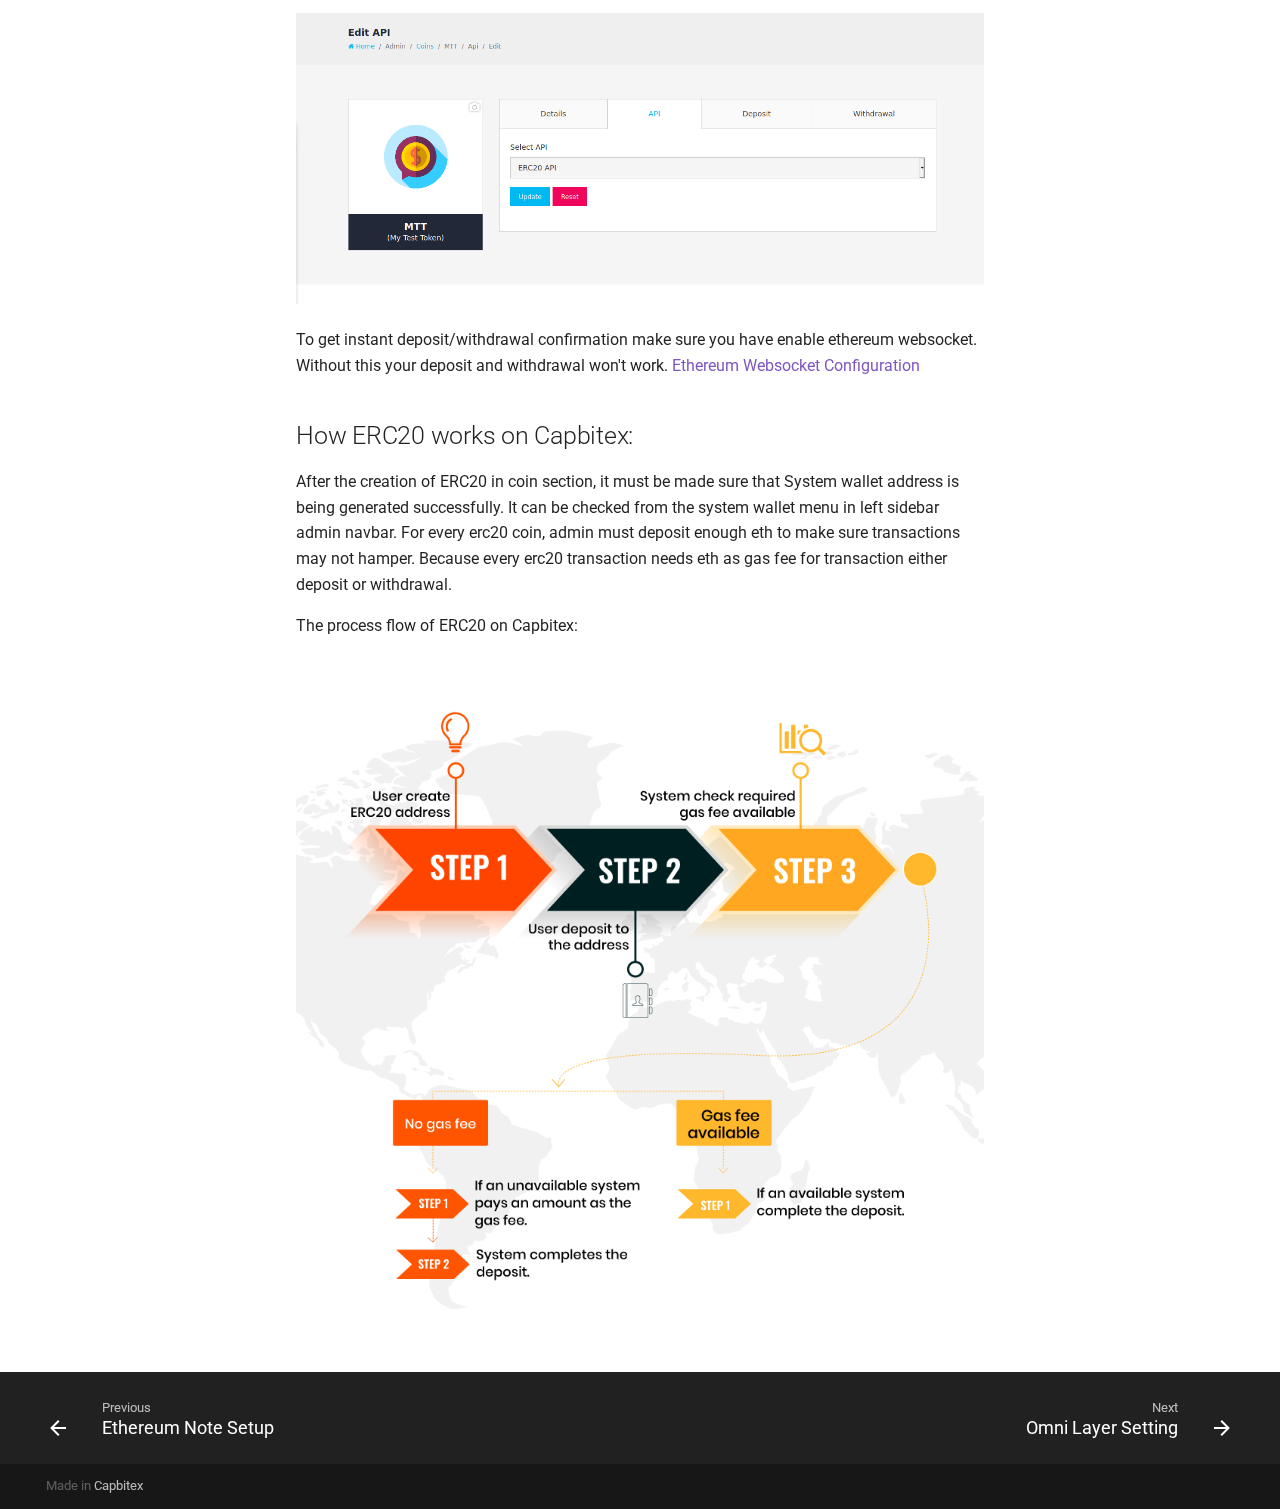
<file: erc20.html>
<!doctype html>
<html lang="en" class="no-js">
  <head>
    
      <meta charset="utf-8">
      <meta name="viewport" content="width=device-width,initial-scale=1">
      
      
      
      <link rel="shortcut icon" href="images/favicon-doc.png">
      <meta name="generator" content="mkdocs-1.1.2, mkdocs-material-5.3.3">
    
    
      
        <title>ERC20 Setting - Capbitex Documentation</title>
      
    
    
      <link rel="stylesheet" href="assets/stylesheets/main.fe0cca5b.min.css">
      
        <link rel="stylesheet" href="assets/stylesheets/palette.a46bcfb3.min.css">
      
      
        
        
        <meta name="theme-color" content="#7e57c2">
      
    
    
    
      
        <link href="https://fonts.gstatic.com" rel="preconnect" crossorigin>
        <link rel="stylesheet" href="https://fonts.googleapis.com/css?family=Roboto:300,400,400i,700%7CRoboto+Mono&display=fallback">
        <style>body,input{font-family:"Roboto",-apple-system,BlinkMacSystemFont,Helvetica,Arial,sans-serif}code,kbd,pre{font-family:"Roboto Mono",SFMono-Regular,Consolas,Menlo,monospace}</style>
      
    
    
    
    
      
    
    
  </head>
  
  
    
    
    
    <body dir="ltr" data-md-color-scheme="" data-md-color-primary="deep-purple" data-md-color-accent="deep-purple">
  
    
    <input class="md-toggle" data-md-toggle="drawer" type="checkbox" id="__drawer" autocomplete="off">
    <input class="md-toggle" data-md-toggle="search" type="checkbox" id="__search" autocomplete="off">
    <label class="md-overlay" for="__drawer"></label>
    <div data-md-component="skip">
      
        
        <a href="#erc20-api-configuration" class="md-skip">
          Skip to content
        </a>
      
    </div>
    <div data-md-component="announce">
      
    </div>
    
      <header class="md-header" data-md-component="header">
  <nav class="md-header-nav md-grid" aria-label="Header">
    <a href="." title="Capbitex Documentation" class="md-header-nav__button md-capbitex-test-doc" aria-label="Capbitex Documentation">
      
  <img src="images/capbitex-test-doc.png" alt="capbitex-test-doc" width="350" height="150">

    </a>
    <label class="md-header-nav__button md-icon" for="__drawer">
      <svg xmlns="http://www.w3.org/2000/svg" viewBox="0 0 24 24"><path d="M3 6h18v2H3V6m0 5h18v2H3v-2m0 5h18v2H3v-2z"/></svg>
    </label>
    <div class="md-header-nav__title" data-md-component="header-title">
      
        <div class="md-header-nav__ellipsis">
          <span class="md-header-nav__topic md-ellipsis">
            Capbitex Documentation
          </span>
          <span class="md-header-nav__topic md-ellipsis">
            
              ERC20 Setting
            
          </span>
        </div>
      
    </div>
    
      <label class="md-header-nav__button md-icon" for="__search">
        <svg xmlns="http://www.w3.org/2000/svg" viewBox="0 0 24 24"><path d="M9.5 3A6.5 6.5 0 0116 9.5c0 1.61-.59 3.09-1.56 4.23l.27.27h.79l5 5-1.5 1.5-5-5v-.79l-.27-.27A6.516 6.516 0 019.5 16 6.5 6.5 0 013 9.5 6.5 6.5 0 019.5 3m0 2C7 5 5 7 5 9.5S7 14 9.5 14 14 12 14 9.5 12 5 9.5 5z"/></svg>
      </label>
      
<div class="md-search" data-md-component="search" role="dialog">
  <label class="md-search__overlay" for="__search"></label>
  <div class="md-search__inner" role="search">
    <form class="md-search__form" name="search">
      <input type="text" class="md-search__input" name="query" aria-label="Search" placeholder="Search" autocapitalize="off" autocorrect="off" autocomplete="off" spellcheck="false" data-md-component="search-query" data-md-state="active">
      <label class="md-search__icon md-icon" for="__search">
        <svg xmlns="http://www.w3.org/2000/svg" viewBox="0 0 24 24"><path d="M9.5 3A6.5 6.5 0 0116 9.5c0 1.61-.59 3.09-1.56 4.23l.27.27h.79l5 5-1.5 1.5-5-5v-.79l-.27-.27A6.516 6.516 0 019.5 16 6.5 6.5 0 013 9.5 6.5 6.5 0 019.5 3m0 2C7 5 5 7 5 9.5S7 14 9.5 14 14 12 14 9.5 12 5 9.5 5z"/></svg>
        <svg xmlns="http://www.w3.org/2000/svg" viewBox="0 0 24 24"><path d="M20 11v2H8l5.5 5.5-1.42 1.42L4.16 12l7.92-7.92L13.5 5.5 8 11h12z"/></svg>
      </label>
      <button type="reset" class="md-search__icon md-icon" aria-label="Clear" data-md-component="search-reset" tabindex="-1">
        <svg xmlns="http://www.w3.org/2000/svg" viewBox="0 0 24 24"><path d="M19 6.41L17.59 5 12 10.59 6.41 5 5 6.41 10.59 12 5 17.59 6.41 19 12 13.41 17.59 19 19 17.59 13.41 12 19 6.41z"/></svg>
      </button>
    </form>
    <div class="md-search__output">
      <div class="md-search__scrollwrap" data-md-scrollfix>
        <div class="md-search-result" data-md-component="search-result">
          <div class="md-search-result__meta">
            Initializing search
          </div>
          <ol class="md-search-result__list"></ol>
        </div>
      </div>
    </div>
  </div>
</div>
    
    
  </nav>
</header>
    
    <div class="md-container" data-md-component="container">
      
        
      
      
        
      
      <main class="md-main" data-md-component="main">
        <div class="md-main__inner md-grid">
          
            
              <div class="md-sidebar md-sidebar--primary" data-md-component="navigation">
                <div class="md-sidebar__scrollwrap">
                  <div class="md-sidebar__inner">
                    <nav class="md-nav md-nav--primary" aria-label="Navigation" data-md-level="0">
  <label class="md-nav__title" for="__drawer">
    <a href="." title="Capbitex Documentation" class="md-nav__button md-capbitex-test-doc" aria-label="Capbitex Documentation">
      
  <img src="images/capbitex-test-doc.png" alt="capbitex-test-doc" width="350" height="150">

    </a>
    Capbitex Documentation
  </label>
  
  <ul class="md-nav__list" data-md-scrollfix>
    
      
      
      


  <li class="md-nav__item">
    <a href="index.html" title="Introduction" class="md-nav__link">
      Introduction
    </a>
  </li>

    
      
      
      


  <li class="md-nav__item">
    <a href="server-installation.html" title="Server Installation" class="md-nav__link">
      Server Installation
    </a>
  </li>

    
      
      
      


  <li class="md-nav__item">
    <a href="Capbitex-installation.html" title="Capbitex Installation" class="md-nav__link">
      Capbitex Installation
    </a>
  </li>

    
      
      
      


  <li class="md-nav__item">
    <a href="broadcast.html" title="Broadcast Configuration" class="md-nav__link">
      Broadcast Configuration
    </a>
  </li>

    
      
      
      


  <li class="md-nav__item">
    <a href="horizon.html" title="Horizon Configuration" class="md-nav__link">
      Horizon Configuration
    </a>
  </li>

    
      
      
      


  

    
      
      
      


  <li class="md-nav__item">
    <a href="coinpayment.html" title="Coinpayments Setting" class="md-nav__link">
      Coinpayments Setting
    </a>
  </li>

    
      
      
      


  <li class="md-nav__item">
    <a href="btc.html" title="BTC Forked Setting" class="md-nav__link">
      BTC Forked Setting
    </a>
  </li>

    
      
      
      


  <li class="md-nav__item">
    <a href="eth-settings.html" title="Ethereum Settings" class="md-nav__link">
      Ethereum Settings
    </a>
  </li>

    
      
      
      


  <li class="md-nav__item">
    <a href="ethereum.html" title="Ethereum Note Setup" class="md-nav__link">
      Ethereum Note Setup
    </a>
  </li>

    
      
      
      

  


  <li class="md-nav__item md-nav__item--active">
    
    <input class="md-nav__toggle md-toggle" data-md-toggle="toc" type="checkbox" id="__toc">
    
      
    
    
      <label class="md-nav__link md-nav__link--active" for="__toc">
        ERC20 Setting
        <span class="md-nav__icon md-icon">
          <svg xmlns="http://www.w3.org/2000/svg" viewBox="0 0 24 24"><path d="M3 9h14V7H3v2m0 4h14v-2H3v2m0 4h14v-2H3v2m16 0h2v-2h-2v2m0-10v2h2V7h-2m0 6h2v-2h-2v2z"/></svg>
        </span>
      </label>
    
    <a href="erc20.html" title="ERC20 Setting" class="md-nav__link md-nav__link--active">
      ERC20 Setting
    </a>
    
      
<nav class="md-nav md-nav--secondary" aria-label="Table of contents">
  
  
    
  
  
    <label class="md-nav__title" for="__toc">
      <span class="md-nav__icon md-icon">
        <svg xmlns="http://www.w3.org/2000/svg" viewBox="0 0 24 24"><path d="M20 11v2H8l5.5 5.5-1.42 1.42L4.16 12l7.92-7.92L13.5 5.5 8 11h12z"/></svg>
      </span>
      Table of contents
    </label>
    <ul class="md-nav__list" data-md-scrollfix>
      
        <li class="md-nav__item">
  <a href="#settings" class="md-nav__link">
    Settings
  </a>
  
</li>
      
        <li class="md-nav__item">
  <a href="#create-erc20-coin" class="md-nav__link">
    Create ERC20 Coin
  </a>
  
</li>
      
        <li class="md-nav__item">
  <a href="#how-erc20-works-on-Capbitex" class="md-nav__link">
    How ERC20 works on Capbitex:
  </a>
  
</li>
      
    </ul>
  
</nav>
    
  </li>

    
      
      
      


  <li class="md-nav__item">
    <a href="omnilayer.html" title="Omni Layer Setting" class="md-nav__link">
      Omni Layer Setting
    </a>
  </li>

    
  </ul>
</nav>
                  </div>
                </div>
              </div>
            
            
              <div class="md-sidebar md-sidebar--secondary" data-md-component="toc">
                <div class="md-sidebar__scrollwrap">
                  <div class="md-sidebar__inner">
                    
<nav class="md-nav md-nav--secondary" aria-label="Table of contents">
  
  
    
  
  
    <label class="md-nav__title" for="__toc">
      <span class="md-nav__icon md-icon">
        <svg xmlns="http://www.w3.org/2000/svg" viewBox="0 0 24 24"><path d="M20 11v2H8l5.5 5.5-1.42 1.42L4.16 12l7.92-7.92L13.5 5.5 8 11h12z"/></svg>
      </span>
      Table of contents
    </label>
    <ul class="md-nav__list" data-md-scrollfix>
      
        <li class="md-nav__item">
  <a href="#settings" class="md-nav__link">
    Settings
  </a>
  
</li>
      
        <li class="md-nav__item">
  <a href="#create-erc20-coin" class="md-nav__link">
    Create ERC20 Coin
  </a>
  
</li>
      
        <li class="md-nav__item">
  <a href="#how-erc20-works-on-Capbitex" class="md-nav__link">
    How ERC20 works on Capbitex:
  </a>
  
</li>
      
    </ul>
  
</nav>
                  </div>
                </div>
              </div>
            
          
          <div class="md-content">
            <article class="md-content__inner md-typeset">
              
                
                
                  
                
                
                <h1 id="erc20-api-configuration">ERC20 API Configuration</h1>
<h2 id="settings">Settings</h2>
<p>Capbitex  provides ERC20 API for interacting with ERC20 token. ERC20 dependent on ETH so, first we need to enable ETH from <code>Application Control</code> &gt; <code>Application Settings</code> &gt; <code>Api Settings</code> &gt; <code>Ethereum</code> from sidebar nav. Without ETH setting ERC20 will not work. </p>
<p><img alt="Ethereum Settings" src="images/eth_api_settings.png" /></p>
<h2 id="create-erc20-coin">Create ERC20 Coin</h2>
<p>To create ERC20 coin select "ERC20" coin type. Then fill out the symbol, name, contract address and decimal of the ERC20 token. All these fields are required and make sure these fields are same as the token otherwise it will not work properly. </p>
<p><img alt="ERC20 Coin Creation" src="images/create_erc20.png" /></p>
<p>After creating the coin then from the "API" tab select "ERC20 API". </p>
<p><img alt="ERC20 API Setting" src="images/erc20.png" /></p>
<p>To get instant deposit/withdrawal confirmation make sure you have enable ethereum websocket.
Without this your deposit and withdrawal won't work. 
<a href="eth-settings.html#ethereum-websocket-configuration">Ethereum Websocket Configuration</a></p>
<h2 id="how-erc20-works-on-Capbitex">How ERC20 works on Capbitex:</h2>
<p>After the creation of ERC20 in coin section, it must be made sure that System wallet address is being generated successfully. It can be checked from the system wallet menu in left sidebar admin navbar. 
For every erc20 coin, admin must deposit enough eth to make sure transactions may not hamper. Because every erc20 transaction needs eth as gas fee for transaction either deposit or withdrawal. </p>
<p>The process flow of ERC20 on Capbitex:</p>
<p><img alt="ERC20 Process flow" src="images/erc20_process.png" /></p>
                
              
              
                


              
            </article>
          </div>
        </div>
      </main>
      
        
<footer class="md-footer">
  
    <div class="md-footer-nav">
      <nav class="md-footer-nav__inner md-grid" aria-label="Footer">
        
          <a href="ethereum.html" title="Ethereum Note Setup" class="md-footer-nav__link md-footer-nav__link--prev" rel="prev">
            <div class="md-footer-nav__button md-icon">
              <svg xmlns="http://www.w3.org/2000/svg" viewBox="0 0 24 24"><path d="M20 11v2H8l5.5 5.5-1.42 1.42L4.16 12l7.92-7.92L13.5 5.5 8 11h12z"/></svg>
            </div>
            <div class="md-footer-nav__title">
              <div class="md-ellipsis">
                <span class="md-footer-nav__direction">
                  Previous
                </span>
                Ethereum Note Setup
              </div>
            </div>
          </a>
        
        
          <a href="omnilayer.html" title="Omni Layer Setting" class="md-footer-nav__link md-footer-nav__link--next" rel="next">
            <div class="md-footer-nav__title">
              <div class="md-ellipsis">
                <span class="md-footer-nav__direction">
                  Next
                </span>
                Omni Layer Setting
              </div>
            </div>
            <div class="md-footer-nav__button md-icon">
              <svg xmlns="http://www.w3.org/2000/svg" viewBox="0 0 24 24"><path d="M4 11v2h12l-5.5 5.5 1.42 1.42L19.84 12l-7.92-7.92L10.5 5.5 16 11H4z"/></svg>
            </div>
          </a>
        
      </nav>
    </div>
  
  <div class="md-footer-meta md-typeset">
    <div class="md-footer-meta__inner md-grid">
      <div class="md-footer-copyright">
        
        Made in
        <a href="https://Capbitex.com" target="_blank" rel="noopener">
          Capbitex
        </a>
      </div>
      
    </div>
  </div>
</footer>
      
    </div>
    
      <script src="assets/javascripts/vendor.d710d30a.min.js"></script>
      <script src="assets/javascripts/bundle.4a5ba8d6.min.js"></script><script id="__lang" type="application/json">{"clipboard.copy": "Copy to clipboard", "clipboard.copied": "Copied to clipboard", "search.config.lang": "en", "search.config.pipeline": "trimmer, stopWordFilter", "search.config.separator": "[\\s\\-]+", "search.result.placeholder": "Type to start searching", "search.result.none": "No matching documents", "search.result.one": "1 matching document", "search.result.other": "# matching documents"}</script>
      
      <script>
        app = initialize({
          base: ".",
          features: [],
          search: Object.assign({
            worker: "assets/javascripts/worker/search.9b3611bd.min.js"
          }, typeof search !== "undefined" && search)
        })
      </script>
      
    
  </body>
</html>
</file>
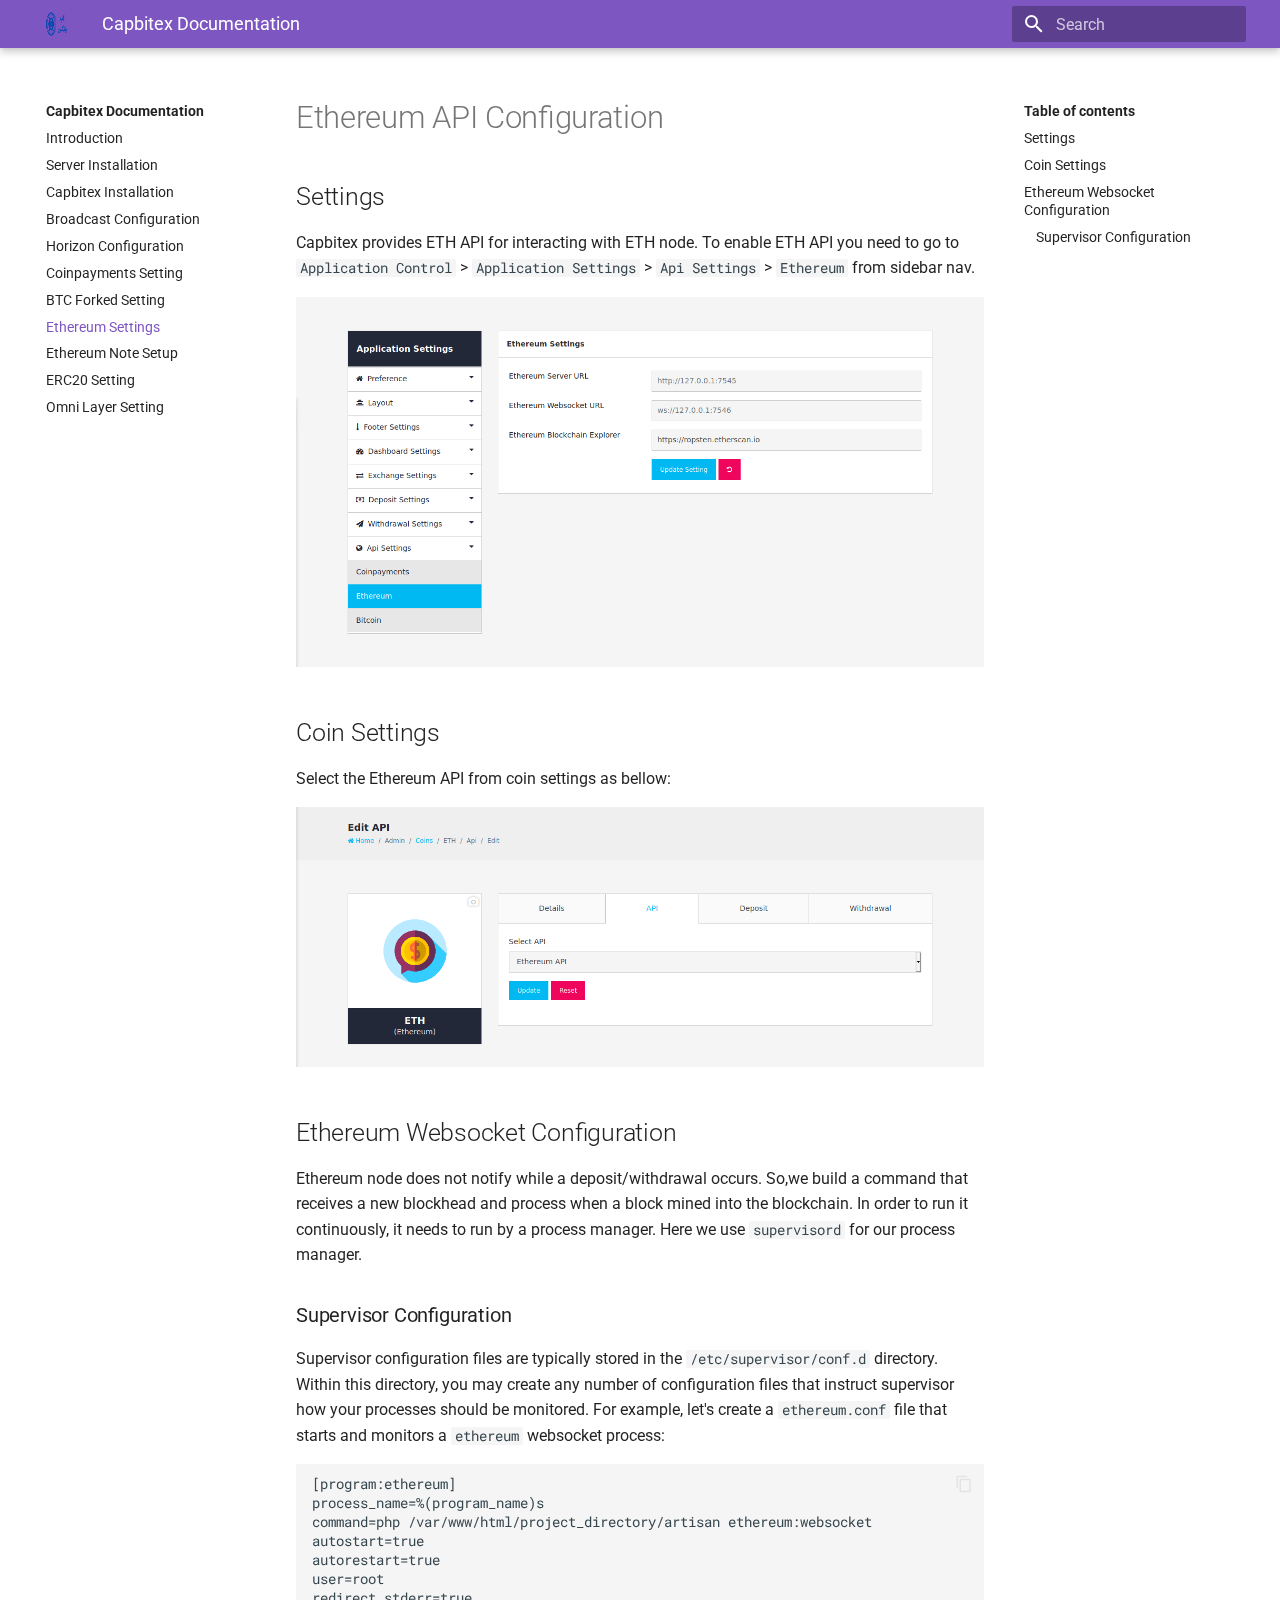
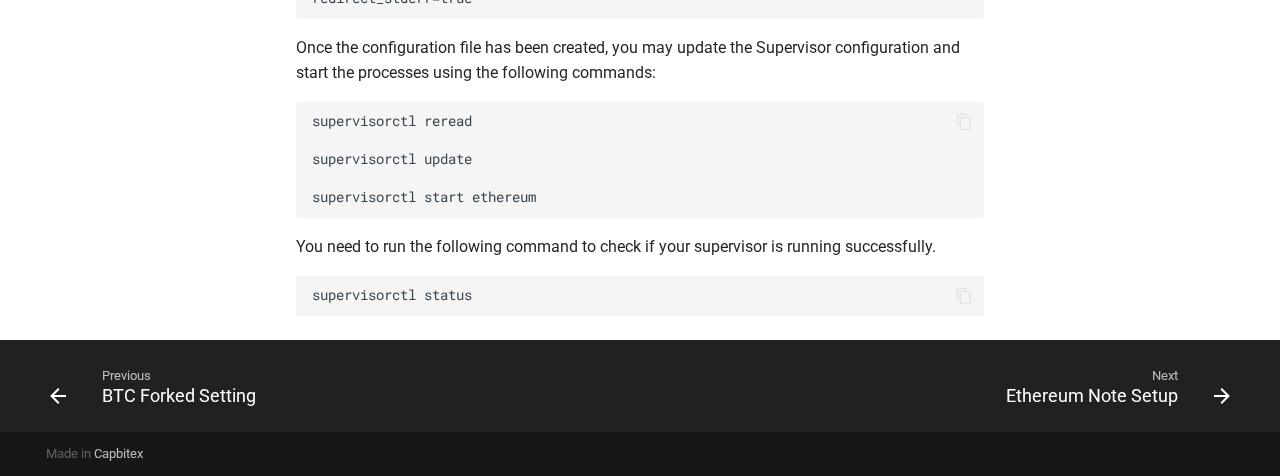
<file: eth-settings.html>
<!doctype html>
<html lang="en" class="no-js">
  <head>
    
      <meta charset="utf-8">
      <meta name="viewport" content="width=device-width,initial-scale=1">
      
      
      
      <link rel="shortcut icon" href="images/favicon-doc.png">
      <meta name="generator" content="mkdocs-1.1.2, mkdocs-material-5.3.3">
    
    
      
        <title>Ethereum Settings - Capbitex Documentation</title>
      
    
    
      <link rel="stylesheet" href="assets/stylesheets/main.fe0cca5b.min.css">
      
        <link rel="stylesheet" href="assets/stylesheets/palette.a46bcfb3.min.css">
      
      
        
        
        <meta name="theme-color" content="#7e57c2">
      
    
    
    
      
        <link href="https://fonts.gstatic.com" rel="preconnect" crossorigin>
        <link rel="stylesheet" href="https://fonts.googleapis.com/css?family=Roboto:300,400,400i,700%7CRoboto+Mono&display=fallback">
        <style>body,input{font-family:"Roboto",-apple-system,BlinkMacSystemFont,Helvetica,Arial,sans-serif}code,kbd,pre{font-family:"Roboto Mono",SFMono-Regular,Consolas,Menlo,monospace}</style>
      
    
    
    
    
      
    
    
  </head>
  
  
    
    
    
    <body dir="ltr" data-md-color-scheme="" data-md-color-primary="deep-purple" data-md-color-accent="deep-purple">
  
    
    <input class="md-toggle" data-md-toggle="drawer" type="checkbox" id="__drawer" autocomplete="off">
    <input class="md-toggle" data-md-toggle="search" type="checkbox" id="__search" autocomplete="off">
    <label class="md-overlay" for="__drawer"></label>
    <div data-md-component="skip">
      
        
        <a href="#ethereum-api-configuration" class="md-skip">
          Skip to content
        </a>
      
    </div>
    <div data-md-component="announce">
      
    </div>
    
      <header class="md-header" data-md-component="header">
  <nav class="md-header-nav md-grid" aria-label="Header">
    <a href="." title="Capbitex Documentation" class="md-header-nav__button md-capbitex-test-doc" aria-label="Capbitex Documentation">
      
  <img src="images/capbitex-test-doc.png" alt="capbitex-test-doc" width="350" height="150">

    </a>
    <label class="md-header-nav__button md-icon" for="__drawer">
      <svg xmlns="http://www.w3.org/2000/svg" viewBox="0 0 24 24"><path d="M3 6h18v2H3V6m0 5h18v2H3v-2m0 5h18v2H3v-2z"/></svg>
    </label>
    <div class="md-header-nav__title" data-md-component="header-title">
      
        <div class="md-header-nav__ellipsis">
          <span class="md-header-nav__topic md-ellipsis">
            Capbitex Documentation
          </span>
          <span class="md-header-nav__topic md-ellipsis">
            
              Ethereum Settings
            
          </span>
        </div>
      
    </div>
    
      <label class="md-header-nav__button md-icon" for="__search">
        <svg xmlns="http://www.w3.org/2000/svg" viewBox="0 0 24 24"><path d="M9.5 3A6.5 6.5 0 0116 9.5c0 1.61-.59 3.09-1.56 4.23l.27.27h.79l5 5-1.5 1.5-5-5v-.79l-.27-.27A6.516 6.516 0 019.5 16 6.5 6.5 0 013 9.5 6.5 6.5 0 019.5 3m0 2C7 5 5 7 5 9.5S7 14 9.5 14 14 12 14 9.5 12 5 9.5 5z"/></svg>
      </label>
      
<div class="md-search" data-md-component="search" role="dialog">
  <label class="md-search__overlay" for="__search"></label>
  <div class="md-search__inner" role="search">
    <form class="md-search__form" name="search">
      <input type="text" class="md-search__input" name="query" aria-label="Search" placeholder="Search" autocapitalize="off" autocorrect="off" autocomplete="off" spellcheck="false" data-md-component="search-query" data-md-state="active">
      <label class="md-search__icon md-icon" for="__search">
        <svg xmlns="http://www.w3.org/2000/svg" viewBox="0 0 24 24"><path d="M9.5 3A6.5 6.5 0 0116 9.5c0 1.61-.59 3.09-1.56 4.23l.27.27h.79l5 5-1.5 1.5-5-5v-.79l-.27-.27A6.516 6.516 0 019.5 16 6.5 6.5 0 013 9.5 6.5 6.5 0 019.5 3m0 2C7 5 5 7 5 9.5S7 14 9.5 14 14 12 14 9.5 12 5 9.5 5z"/></svg>
        <svg xmlns="http://www.w3.org/2000/svg" viewBox="0 0 24 24"><path d="M20 11v2H8l5.5 5.5-1.42 1.42L4.16 12l7.92-7.92L13.5 5.5 8 11h12z"/></svg>
      </label>
      <button type="reset" class="md-search__icon md-icon" aria-label="Clear" data-md-component="search-reset" tabindex="-1">
        <svg xmlns="http://www.w3.org/2000/svg" viewBox="0 0 24 24"><path d="M19 6.41L17.59 5 12 10.59 6.41 5 5 6.41 10.59 12 5 17.59 6.41 19 12 13.41 17.59 19 19 17.59 13.41 12 19 6.41z"/></svg>
      </button>
    </form>
    <div class="md-search__output">
      <div class="md-search__scrollwrap" data-md-scrollfix>
        <div class="md-search-result" data-md-component="search-result">
          <div class="md-search-result__meta">
            Initializing search
          </div>
          <ol class="md-search-result__list"></ol>
        </div>
      </div>
    </div>
  </div>
</div>
    
    
  </nav>
</header>
    
    <div class="md-container" data-md-component="container">
      
        
      
      
        
      
      <main class="md-main" data-md-component="main">
        <div class="md-main__inner md-grid">
          
            
              <div class="md-sidebar md-sidebar--primary" data-md-component="navigation">
                <div class="md-sidebar__scrollwrap">
                  <div class="md-sidebar__inner">
                    <nav class="md-nav md-nav--primary" aria-label="Navigation" data-md-level="0">
  <label class="md-nav__title" for="__drawer">
    <a href="." title="Capbitex Documentation" class="md-nav__button md-capbitex-test-doc" aria-label="Capbitex Documentation">
      
  <img src="images/capbitex-test-doc.png" alt="capbitex-test-doc" width="350" height="150">

    </a>
    Capbitex Documentation
  </label>
  
  <ul class="md-nav__list" data-md-scrollfix>
    
      
      
      


  <li class="md-nav__item">
    <a href="index.html" title="Introduction" class="md-nav__link">
      Introduction
    </a>
  </li>

    
      
      
      


  <li class="md-nav__item">
    <a href="server-installation.html" title="Server Installation" class="md-nav__link">
      Server Installation
    </a>
  </li>

    
      
      
      


  <li class="md-nav__item">
    <a href="Capbitex-installation.html" title="Capbitex Installation" class="md-nav__link">
      Capbitex Installation
    </a>
  </li>

    
      
      
      


  <li class="md-nav__item">
    <a href="broadcast.html" title="Broadcast Configuration" class="md-nav__link">
      Broadcast Configuration
    </a>
  </li>

    
      
      
      


  <li class="md-nav__item">
    <a href="horizon.html" title="Horizon Configuration" class="md-nav__link">
      Horizon Configuration
    </a>
  </li>

    
      
      
      


  

    
      
      
      


  <li class="md-nav__item">
    <a href="coinpayment.html" title="Coinpayments Setting" class="md-nav__link">
      Coinpayments Setting
    </a>
  </li>

    
      
      
      


  <li class="md-nav__item">
    <a href="btc.html" title="BTC Forked Setting" class="md-nav__link">
      BTC Forked Setting
    </a>
  </li>

    
      
      
      

  


  <li class="md-nav__item md-nav__item--active">
    
    <input class="md-nav__toggle md-toggle" data-md-toggle="toc" type="checkbox" id="__toc">
    
      
    
    
      <label class="md-nav__link md-nav__link--active" for="__toc">
        Ethereum Settings
        <span class="md-nav__icon md-icon">
          <svg xmlns="http://www.w3.org/2000/svg" viewBox="0 0 24 24"><path d="M3 9h14V7H3v2m0 4h14v-2H3v2m0 4h14v-2H3v2m16 0h2v-2h-2v2m0-10v2h2V7h-2m0 6h2v-2h-2v2z"/></svg>
        </span>
      </label>
    
    <a href="eth-settings.html" title="Ethereum Settings" class="md-nav__link md-nav__link--active">
      Ethereum Settings
    </a>
    
      
<nav class="md-nav md-nav--secondary" aria-label="Table of contents">
  
  
    
  
  
    <label class="md-nav__title" for="__toc">
      <span class="md-nav__icon md-icon">
        <svg xmlns="http://www.w3.org/2000/svg" viewBox="0 0 24 24"><path d="M20 11v2H8l5.5 5.5-1.42 1.42L4.16 12l7.92-7.92L13.5 5.5 8 11h12z"/></svg>
      </span>
      Table of contents
    </label>
    <ul class="md-nav__list" data-md-scrollfix>
      
        <li class="md-nav__item">
  <a href="#settings" class="md-nav__link">
    Settings
  </a>
  
</li>
      
        <li class="md-nav__item">
  <a href="#coin-settings" class="md-nav__link">
    Coin Settings
  </a>
  
</li>
      
        <li class="md-nav__item">
  <a href="#ethereum-websocket-configuration" class="md-nav__link">
    Ethereum Websocket Configuration
  </a>
  
    <nav class="md-nav" aria-label="Ethereum Websocket Configuration">
      <ul class="md-nav__list">
        
          <li class="md-nav__item">
  <a href="#supervisor-configuration" class="md-nav__link">
    Supervisor Configuration
  </a>
  
</li>
        
      </ul>
    </nav>
  
</li>
      
    </ul>
  
</nav>
    
  </li>

    
      
      
      


  <li class="md-nav__item">
    <a href="ethereum.html" title="Ethereum Note Setup" class="md-nav__link">
      Ethereum Note Setup
    </a>
  </li>

    
      
      
      


  <li class="md-nav__item">
    <a href="erc20.html" title="ERC20 Setting" class="md-nav__link">
      ERC20 Setting
    </a>
  </li>

    
      
      
      


  <li class="md-nav__item">
    <a href="omnilayer.html" title="Omni Layer Setting" class="md-nav__link">
      Omni Layer Setting
    </a>
  </li>

    
  </ul>
</nav>
                  </div>
                </div>
              </div>
            
            
              <div class="md-sidebar md-sidebar--secondary" data-md-component="toc">
                <div class="md-sidebar__scrollwrap">
                  <div class="md-sidebar__inner">
                    
<nav class="md-nav md-nav--secondary" aria-label="Table of contents">
  
  
    
  
  
    <label class="md-nav__title" for="__toc">
      <span class="md-nav__icon md-icon">
        <svg xmlns="http://www.w3.org/2000/svg" viewBox="0 0 24 24"><path d="M20 11v2H8l5.5 5.5-1.42 1.42L4.16 12l7.92-7.92L13.5 5.5 8 11h12z"/></svg>
      </span>
      Table of contents
    </label>
    <ul class="md-nav__list" data-md-scrollfix>
      
        <li class="md-nav__item">
  <a href="#settings" class="md-nav__link">
    Settings
  </a>
  
</li>
      
        <li class="md-nav__item">
  <a href="#coin-settings" class="md-nav__link">
    Coin Settings
  </a>
  
</li>
      
        <li class="md-nav__item">
  <a href="#ethereum-websocket-configuration" class="md-nav__link">
    Ethereum Websocket Configuration
  </a>
  
    <nav class="md-nav" aria-label="Ethereum Websocket Configuration">
      <ul class="md-nav__list">
        
          <li class="md-nav__item">
  <a href="#supervisor-configuration" class="md-nav__link">
    Supervisor Configuration
  </a>
  
</li>
        
      </ul>
    </nav>
  
</li>
      
    </ul>
  
</nav>
                  </div>
                </div>
              </div>
            
          
          <div class="md-content">
            <article class="md-content__inner md-typeset">
              
                
                
                  
                
                
                <h1 id="ethereum-api-configuration">Ethereum API Configuration</h1>
<h2 id="settings">Settings</h2>
<p>Capbitex  provides ETH API for interacting with ETH node. To enable
ETH API you need to go to <code>Application Control</code> &gt; <code>Application Settings</code> &gt; <code>Api Settings</code> &gt; <code>Ethereum</code> from sidebar nav. </p>
<p><img alt="Ethereum Settings" src="images/eth_api_settings.png" /></p>
<h2 id="coin-settings">Coin Settings</h2>
<p>Select the Ethereum API from coin settings as bellow:</p>
<p><img alt="Ethereum Coin Settings" src="images/eth_coin_settings.png" /></p>
<h2 id="ethereum-websocket-configuration">Ethereum Websocket Configuration</h2>
<p>Ethereum node does not notify while a deposit/withdrawal occurs. So,we build a command that receives a new blockhead and process when a block mined into the blockchain. In order to run it continuously, it needs to run by a process manager. Here we use <code>supervisord</code> for our process manager.</p>
<h3 id="supervisor-configuration">Supervisor Configuration</h3>
<p>Supervisor configuration files are typically stored in the <code>/etc/supervisor/conf.d</code> directory. Within this directory, you may create any number of configuration files that instruct supervisor how your processes should be monitored. For example, let's create a <code>ethereum.conf</code> file that starts and monitors a <code>ethereum</code> websocket process:</p>
<pre><code>[program:ethereum]
process_name=%(program_name)s
command=php /var/www/html/project_directory/artisan ethereum:websocket
autostart=true
autorestart=true
user=root
redirect_stderr=true
</code></pre>

<p>Once the configuration file has been created, you may update the Supervisor configuration and start the processes using the following commands:</p>
<pre><code>supervisorctl reread

supervisorctl update

supervisorctl start ethereum
</code></pre>

<p>You need to run the following command to check if your supervisor is running successfully.</p>
<pre><code>supervisorctl status
</code></pre>
                
              
              
                


              
            </article>
          </div>
        </div>
      </main>
      
        
<footer class="md-footer">
  
    <div class="md-footer-nav">
      <nav class="md-footer-nav__inner md-grid" aria-label="Footer">
        
          <a href="btc.html" title="BTC Forked Setting" class="md-footer-nav__link md-footer-nav__link--prev" rel="prev">
            <div class="md-footer-nav__button md-icon">
              <svg xmlns="http://www.w3.org/2000/svg" viewBox="0 0 24 24"><path d="M20 11v2H8l5.5 5.5-1.42 1.42L4.16 12l7.92-7.92L13.5 5.5 8 11h12z"/></svg>
            </div>
            <div class="md-footer-nav__title">
              <div class="md-ellipsis">
                <span class="md-footer-nav__direction">
                  Previous
                </span>
                BTC Forked Setting
              </div>
            </div>
          </a>
        
        
          <a href="ethereum.html" title="Ethereum Note Setup" class="md-footer-nav__link md-footer-nav__link--next" rel="next">
            <div class="md-footer-nav__title">
              <div class="md-ellipsis">
                <span class="md-footer-nav__direction">
                  Next
                </span>
                Ethereum Note Setup
              </div>
            </div>
            <div class="md-footer-nav__button md-icon">
              <svg xmlns="http://www.w3.org/2000/svg" viewBox="0 0 24 24"><path d="M4 11v2h12l-5.5 5.5 1.42 1.42L19.84 12l-7.92-7.92L10.5 5.5 16 11H4z"/></svg>
            </div>
          </a>
        
      </nav>
    </div>
  
  <div class="md-footer-meta md-typeset">
    <div class="md-footer-meta__inner md-grid">
      <div class="md-footer-copyright">
        
        Made in
        <a href="https://Capbitex.com" target="_blank" rel="noopener">
          Capbitex
        </a>
      </div>
      
    </div>
  </div>
</footer>
      
    </div>
    
      <script src="assets/javascripts/vendor.d710d30a.min.js"></script>
      <script src="assets/javascripts/bundle.4a5ba8d6.min.js"></script><script id="__lang" type="application/json">{"clipboard.copy": "Copy to clipboard", "clipboard.copied": "Copied to clipboard", "search.config.lang": "en", "search.config.pipeline": "trimmer, stopWordFilter", "search.config.separator": "[\\s\\-]+", "search.result.placeholder": "Type to start searching", "search.result.none": "No matching documents", "search.result.one": "1 matching document", "search.result.other": "# matching documents"}</script>
      
      <script>
        app = initialize({
          base: ".",
          features: [],
          search: Object.assign({
            worker: "assets/javascripts/worker/search.9b3611bd.min.js"
          }, typeof search !== "undefined" && search)
        })
      </script>
      
    
  </body>
</html>
</file>
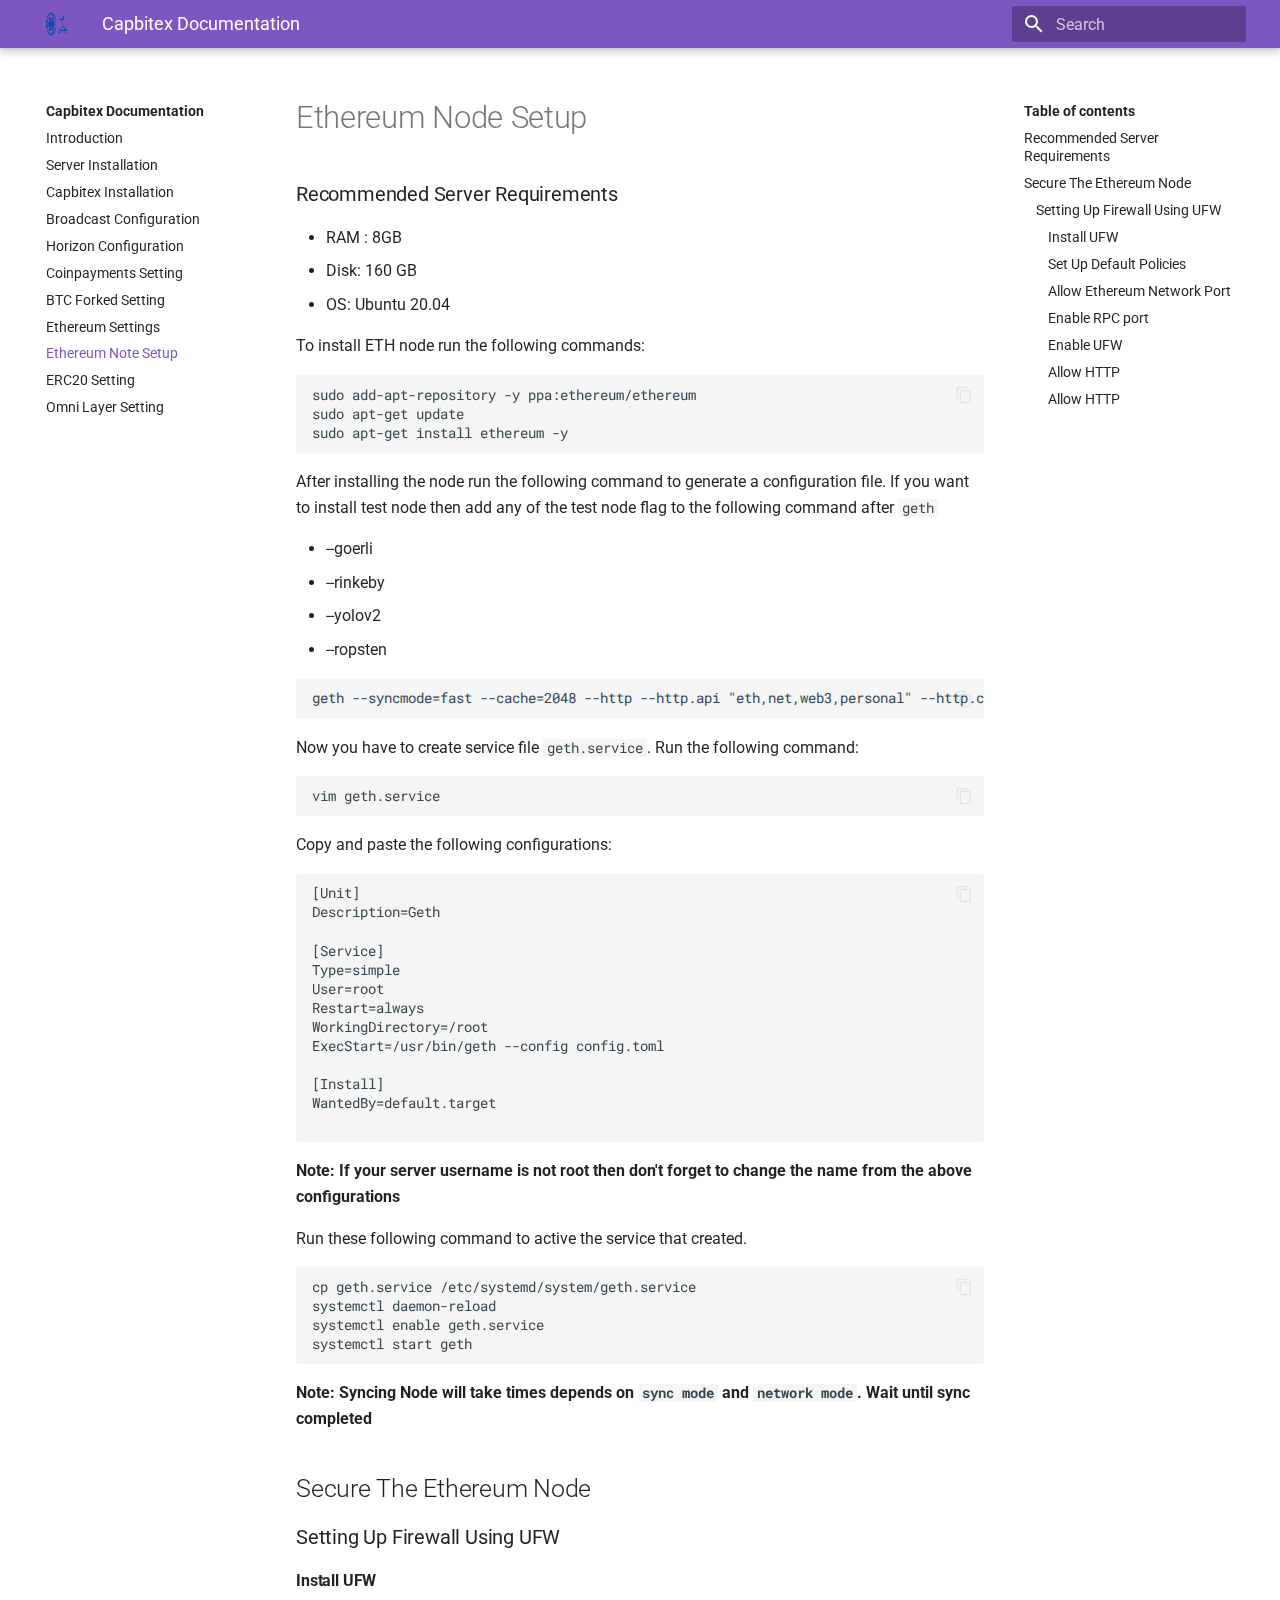
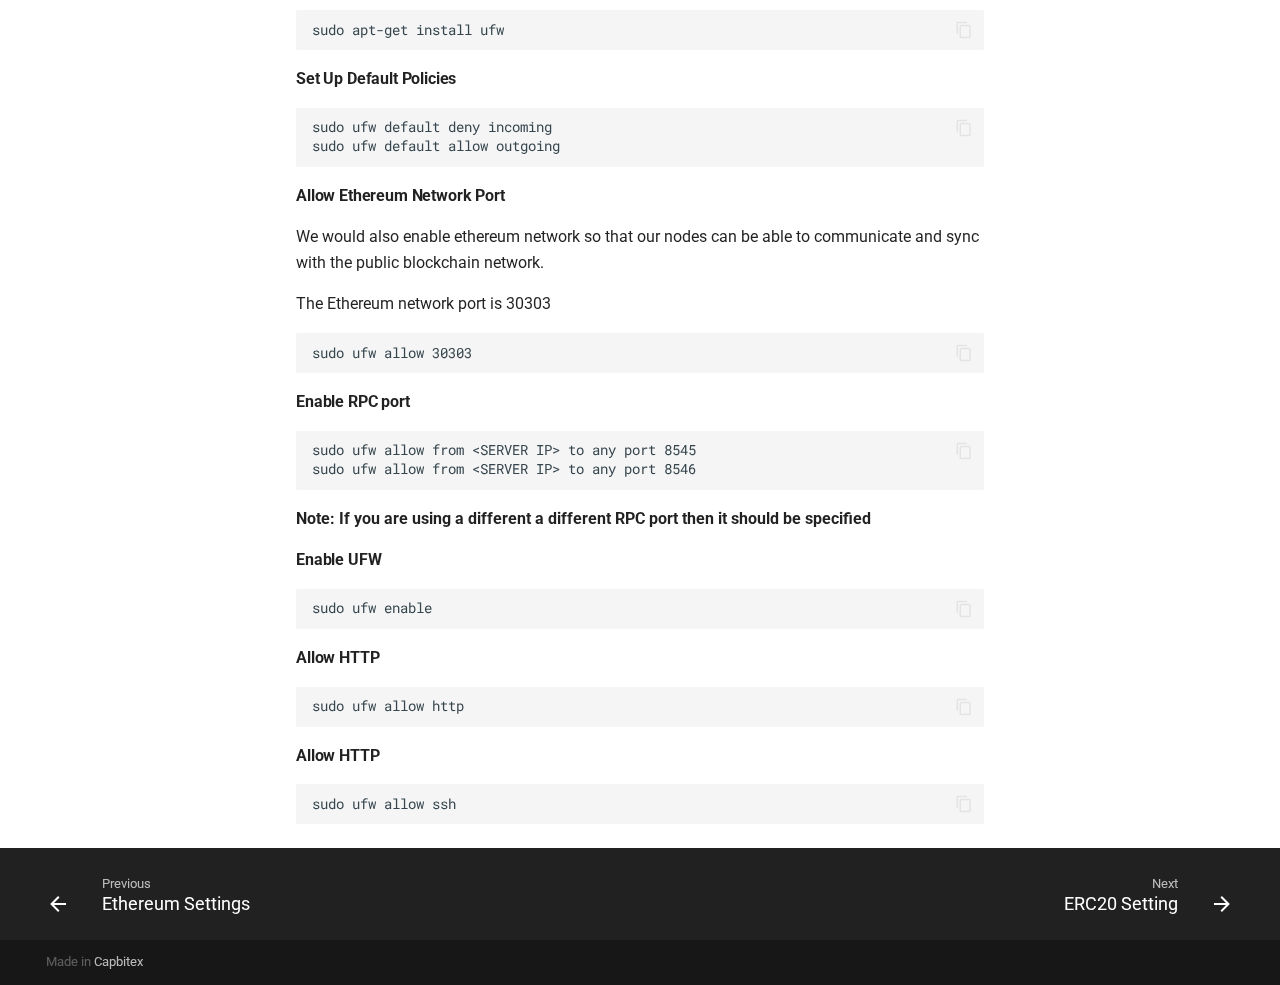
<file: ethereum.html>
<!doctype html>
<html lang="en" class="no-js">
  <head>
    
      <meta charset="utf-8">
      <meta name="viewport" content="width=device-width,initial-scale=1">
      
      
      
      <link rel="shortcut icon" href="images/favicon-doc.png">
      <meta name="generator" content="mkdocs-1.1.2, mkdocs-material-5.3.3">
    
    
      
        <title>Ethereum Note Setup - Capbitex Documentation</title>
      
    
    
      <link rel="stylesheet" href="assets/stylesheets/main.fe0cca5b.min.css">
      
        <link rel="stylesheet" href="assets/stylesheets/palette.a46bcfb3.min.css">
      
      
        
        
        <meta name="theme-color" content="#7e57c2">
      
    
    
    
      
        <link href="https://fonts.gstatic.com" rel="preconnect" crossorigin>
        <link rel="stylesheet" href="https://fonts.googleapis.com/css?family=Roboto:300,400,400i,700%7CRoboto+Mono&display=fallback">
        <style>body,input{font-family:"Roboto",-apple-system,BlinkMacSystemFont,Helvetica,Arial,sans-serif}code,kbd,pre{font-family:"Roboto Mono",SFMono-Regular,Consolas,Menlo,monospace}</style>
      
    
    
    
    
      
    
    
  </head>
  
  
    
    
    
    <body dir="ltr" data-md-color-scheme="" data-md-color-primary="deep-purple" data-md-color-accent="deep-purple">
  
    
    <input class="md-toggle" data-md-toggle="drawer" type="checkbox" id="__drawer" autocomplete="off">
    <input class="md-toggle" data-md-toggle="search" type="checkbox" id="__search" autocomplete="off">
    <label class="md-overlay" for="__drawer"></label>
    <div data-md-component="skip">
      
        
        <a href="#ethereum-node-setup" class="md-skip">
          Skip to content
        </a>
      
    </div>
    <div data-md-component="announce">
      
    </div>
    
      <header class="md-header" data-md-component="header">
  <nav class="md-header-nav md-grid" aria-label="Header">
    <a href="." title="Capbitex Documentation" class="md-header-nav__button md-capbitex-test-doc" aria-label="Capbitex Documentation">
      
  <img src="images/capbitex-test-doc.png" alt="capbitex-test-doc" width="350" height="150">

    </a>
    <label class="md-header-nav__button md-icon" for="__drawer">
      <svg xmlns="http://www.w3.org/2000/svg" viewBox="0 0 24 24"><path d="M3 6h18v2H3V6m0 5h18v2H3v-2m0 5h18v2H3v-2z"/></svg>
    </label>
    <div class="md-header-nav__title" data-md-component="header-title">
      
        <div class="md-header-nav__ellipsis">
          <span class="md-header-nav__topic md-ellipsis">
            Capbitex Documentation
          </span>
          <span class="md-header-nav__topic md-ellipsis">
            
              Ethereum Note Setup
            
          </span>
        </div>
      
    </div>
    
      <label class="md-header-nav__button md-icon" for="__search">
        <svg xmlns="http://www.w3.org/2000/svg" viewBox="0 0 24 24"><path d="M9.5 3A6.5 6.5 0 0116 9.5c0 1.61-.59 3.09-1.56 4.23l.27.27h.79l5 5-1.5 1.5-5-5v-.79l-.27-.27A6.516 6.516 0 019.5 16 6.5 6.5 0 013 9.5 6.5 6.5 0 019.5 3m0 2C7 5 5 7 5 9.5S7 14 9.5 14 14 12 14 9.5 12 5 9.5 5z"/></svg>
      </label>
      
<div class="md-search" data-md-component="search" role="dialog">
  <label class="md-search__overlay" for="__search"></label>
  <div class="md-search__inner" role="search">
    <form class="md-search__form" name="search">
      <input type="text" class="md-search__input" name="query" aria-label="Search" placeholder="Search" autocapitalize="off" autocorrect="off" autocomplete="off" spellcheck="false" data-md-component="search-query" data-md-state="active">
      <label class="md-search__icon md-icon" for="__search">
        <svg xmlns="http://www.w3.org/2000/svg" viewBox="0 0 24 24"><path d="M9.5 3A6.5 6.5 0 0116 9.5c0 1.61-.59 3.09-1.56 4.23l.27.27h.79l5 5-1.5 1.5-5-5v-.79l-.27-.27A6.516 6.516 0 019.5 16 6.5 6.5 0 013 9.5 6.5 6.5 0 019.5 3m0 2C7 5 5 7 5 9.5S7 14 9.5 14 14 12 14 9.5 12 5 9.5 5z"/></svg>
        <svg xmlns="http://www.w3.org/2000/svg" viewBox="0 0 24 24"><path d="M20 11v2H8l5.5 5.5-1.42 1.42L4.16 12l7.92-7.92L13.5 5.5 8 11h12z"/></svg>
      </label>
      <button type="reset" class="md-search__icon md-icon" aria-label="Clear" data-md-component="search-reset" tabindex="-1">
        <svg xmlns="http://www.w3.org/2000/svg" viewBox="0 0 24 24"><path d="M19 6.41L17.59 5 12 10.59 6.41 5 5 6.41 10.59 12 5 17.59 6.41 19 12 13.41 17.59 19 19 17.59 13.41 12 19 6.41z"/></svg>
      </button>
    </form>
    <div class="md-search__output">
      <div class="md-search__scrollwrap" data-md-scrollfix>
        <div class="md-search-result" data-md-component="search-result">
          <div class="md-search-result__meta">
            Initializing search
          </div>
          <ol class="md-search-result__list"></ol>
        </div>
      </div>
    </div>
  </div>
</div>
    
    
  </nav>
</header>
    
    <div class="md-container" data-md-component="container">
      
        
      
      
        
      
      <main class="md-main" data-md-component="main">
        <div class="md-main__inner md-grid">
          
            
              <div class="md-sidebar md-sidebar--primary" data-md-component="navigation">
                <div class="md-sidebar__scrollwrap">
                  <div class="md-sidebar__inner">
                    <nav class="md-nav md-nav--primary" aria-label="Navigation" data-md-level="0">
  <label class="md-nav__title" for="__drawer">
    <a href="." title="Capbitex Documentation" class="md-nav__button md-capbitex-test-doc" aria-label="Capbitex Documentation">
      
  <img src="images/capbitex-test-doc.png" alt="capbitex-test-doc" width="350" height="150">

    </a>
    Capbitex Documentation
  </label>
  
  <ul class="md-nav__list" data-md-scrollfix>
    
      
      
      


  <li class="md-nav__item">
    <a href="index.html" title="Introduction" class="md-nav__link">
      Introduction
    </a>
  </li>

    
      
      
      


  <li class="md-nav__item">
    <a href="server-installation.html" title="Server Installation" class="md-nav__link">
      Server Installation
    </a>
  </li>

    
      
      
      


  <li class="md-nav__item">
    <a href="Capbitex-installation.html" title="Capbitex Installation" class="md-nav__link">
      Capbitex Installation
    </a>
  </li>

    
      
      
      


  <li class="md-nav__item">
    <a href="broadcast.html" title="Broadcast Configuration" class="md-nav__link">
      Broadcast Configuration
    </a>
  </li>

    
      
      
      


  <li class="md-nav__item">
    <a href="horizon.html" title="Horizon Configuration" class="md-nav__link">
      Horizon Configuration
    </a>
  </li>

    
      
      
      


  

    
      
      
      


  <li class="md-nav__item">
    <a href="coinpayment.html" title="Coinpayments Setting" class="md-nav__link">
      Coinpayments Setting
    </a>
  </li>

    
      
      
      


  <li class="md-nav__item">
    <a href="btc.html" title="BTC Forked Setting" class="md-nav__link">
      BTC Forked Setting
    </a>
  </li>

    
      
      
      


  <li class="md-nav__item">
    <a href="eth-settings.html" title="Ethereum Settings" class="md-nav__link">
      Ethereum Settings
    </a>
  </li>

    
      
      
      

  


  <li class="md-nav__item md-nav__item--active">
    
    <input class="md-nav__toggle md-toggle" data-md-toggle="toc" type="checkbox" id="__toc">
    
      
    
    
      <label class="md-nav__link md-nav__link--active" for="__toc">
        Ethereum Note Setup
        <span class="md-nav__icon md-icon">
          <svg xmlns="http://www.w3.org/2000/svg" viewBox="0 0 24 24"><path d="M3 9h14V7H3v2m0 4h14v-2H3v2m0 4h14v-2H3v2m16 0h2v-2h-2v2m0-10v2h2V7h-2m0 6h2v-2h-2v2z"/></svg>
        </span>
      </label>
    
    <a href="ethereum.html" title="Ethereum Note Setup" class="md-nav__link md-nav__link--active">
      Ethereum Note Setup
    </a>
    
      
<nav class="md-nav md-nav--secondary" aria-label="Table of contents">
  
  
    
  
  
    <label class="md-nav__title" for="__toc">
      <span class="md-nav__icon md-icon">
        <svg xmlns="http://www.w3.org/2000/svg" viewBox="0 0 24 24"><path d="M20 11v2H8l5.5 5.5-1.42 1.42L4.16 12l7.92-7.92L13.5 5.5 8 11h12z"/></svg>
      </span>
      Table of contents
    </label>
    <ul class="md-nav__list" data-md-scrollfix>
      
        <li class="md-nav__item">
  <a href="#recommended-server-requirements" class="md-nav__link">
    Recommended Server Requirements
  </a>
  
</li>
      
        <li class="md-nav__item">
  <a href="#secure-the-ethereum-node" class="md-nav__link">
    Secure The Ethereum Node
  </a>
  
    <nav class="md-nav" aria-label="Secure The Ethereum Node">
      <ul class="md-nav__list">
        
          <li class="md-nav__item">
  <a href="#setting-up-firewall-using-ufw" class="md-nav__link">
    Setting Up Firewall Using UFW
  </a>
  
    <nav class="md-nav" aria-label="Setting Up Firewall Using UFW">
      <ul class="md-nav__list">
        
          <li class="md-nav__item">
  <a href="#install-ufw" class="md-nav__link">
    Install UFW
  </a>
  
</li>
        
          <li class="md-nav__item">
  <a href="#set-up-default-policies" class="md-nav__link">
    Set Up Default Policies
  </a>
  
</li>
        
          <li class="md-nav__item">
  <a href="#allow-ethereum-network-port" class="md-nav__link">
    Allow Ethereum Network Port
  </a>
  
</li>
        
          <li class="md-nav__item">
  <a href="#enable-rpc-port" class="md-nav__link">
    Enable RPC port
  </a>
  
</li>
        
          <li class="md-nav__item">
  <a href="#enable-ufw" class="md-nav__link">
    Enable UFW
  </a>
  
</li>
        
          <li class="md-nav__item">
  <a href="#allow-http" class="md-nav__link">
    Allow HTTP
  </a>
  
</li>
        
          <li class="md-nav__item">
  <a href="#allow-http_1" class="md-nav__link">
    Allow HTTP
  </a>
  
</li>
        
      </ul>
    </nav>
  
</li>
        
      </ul>
    </nav>
  
</li>
      
    </ul>
  
</nav>
    
  </li>

    
      
      
      


  <li class="md-nav__item">
    <a href="erc20.html" title="ERC20 Setting" class="md-nav__link">
      ERC20 Setting
    </a>
  </li>

    
      
      
      


  <li class="md-nav__item">
    <a href="omnilayer.html" title="Omni Layer Setting" class="md-nav__link">
      Omni Layer Setting
    </a>
  </li>

    
  </ul>
</nav>
                  </div>
                </div>
              </div>
            
            
              <div class="md-sidebar md-sidebar--secondary" data-md-component="toc">
                <div class="md-sidebar__scrollwrap">
                  <div class="md-sidebar__inner">
                    
<nav class="md-nav md-nav--secondary" aria-label="Table of contents">
  
  
    
  
  
    <label class="md-nav__title" for="__toc">
      <span class="md-nav__icon md-icon">
        <svg xmlns="http://www.w3.org/2000/svg" viewBox="0 0 24 24"><path d="M20 11v2H8l5.5 5.5-1.42 1.42L4.16 12l7.92-7.92L13.5 5.5 8 11h12z"/></svg>
      </span>
      Table of contents
    </label>
    <ul class="md-nav__list" data-md-scrollfix>
      
        <li class="md-nav__item">
  <a href="#recommended-server-requirements" class="md-nav__link">
    Recommended Server Requirements
  </a>
  
</li>
      
        <li class="md-nav__item">
  <a href="#secure-the-ethereum-node" class="md-nav__link">
    Secure The Ethereum Node
  </a>
  
    <nav class="md-nav" aria-label="Secure The Ethereum Node">
      <ul class="md-nav__list">
        
          <li class="md-nav__item">
  <a href="#setting-up-firewall-using-ufw" class="md-nav__link">
    Setting Up Firewall Using UFW
  </a>
  
    <nav class="md-nav" aria-label="Setting Up Firewall Using UFW">
      <ul class="md-nav__list">
        
          <li class="md-nav__item">
  <a href="#install-ufw" class="md-nav__link">
    Install UFW
  </a>
  
</li>
        
          <li class="md-nav__item">
  <a href="#set-up-default-policies" class="md-nav__link">
    Set Up Default Policies
  </a>
  
</li>
        
          <li class="md-nav__item">
  <a href="#allow-ethereum-network-port" class="md-nav__link">
    Allow Ethereum Network Port
  </a>
  
</li>
        
          <li class="md-nav__item">
  <a href="#enable-rpc-port" class="md-nav__link">
    Enable RPC port
  </a>
  
</li>
        
          <li class="md-nav__item">
  <a href="#enable-ufw" class="md-nav__link">
    Enable UFW
  </a>
  
</li>
        
          <li class="md-nav__item">
  <a href="#allow-http" class="md-nav__link">
    Allow HTTP
  </a>
  
</li>
        
          <li class="md-nav__item">
  <a href="#allow-http_1" class="md-nav__link">
    Allow HTTP
  </a>
  
</li>
        
      </ul>
    </nav>
  
</li>
        
      </ul>
    </nav>
  
</li>
      
    </ul>
  
</nav>
                  </div>
                </div>
              </div>
            
          
          <div class="md-content">
            <article class="md-content__inner md-typeset">
              
                
                
                  
                
                
                <h1 id="ethereum-node-setup">Ethereum Node Setup</h1>
<h3 id="recommended-server-requirements">Recommended Server Requirements</h3>
<ul>
<li>RAM : 8GB </li>
<li>Disk: 160 GB </li>
<li>OS: Ubuntu 20.04</li>
</ul>
<p>To install ETH node run the following commands: </p>
<pre><code>sudo add-apt-repository -y ppa:ethereum/ethereum
sudo apt-get update
sudo apt-get install ethereum -y
</code></pre>

<p>After installing the node run the following command to generate a configuration file. If you want to install test node then add any of the test node flag to the following command after <code>geth</code></p>
<ul>
<li>--goerli  </li>
<li>--rinkeby</li>
<li>--yolov2</li>
<li>--ropsten   </li>
</ul>
<pre><code>geth --syncmode=fast --cache=2048 --http --http.api &quot;eth,net,web3,personal&quot; --http.corsdomain '*' --http.addr 0.0.0.0 --http.port 8545 --ws --ws.api &quot;eth,web3&quot; --ws.origins '*' --ws.addr 0.0.0.0 --ws.port 8546 --nousb dumpconfig &gt; config.toml
</code></pre>

<p>Now you have to create service file <code>geth.service</code>. Run the following command: </p>
<pre><code>vim geth.service
</code></pre>

<p>Copy and paste the following configurations: </p>
<pre><code>[Unit]
Description=Geth

[Service]
Type=simple
User=root
Restart=always
WorkingDirectory=/root
ExecStart=/usr/bin/geth --config config.toml

[Install]
WantedBy=default.target

</code></pre>

<p><strong>Note: If your server username is not root then don't forget to change the name from the above configurations</strong></p>
<p>Run these following command to active the service that created.</p>
<pre><code>cp geth.service /etc/systemd/system/geth.service
systemctl daemon-reload
systemctl enable geth.service
systemctl start geth
</code></pre>

<p><strong>Note: Syncing Node will take times depends on <code>sync mode</code> and <code>network mode</code>. Wait until sync completed</strong></p>
<h2 id="secure-the-ethereum-node">Secure The Ethereum Node</h2>
<h3 id="setting-up-firewall-using-ufw">Setting Up Firewall Using UFW</h3>
<h4 id="install-ufw">Install UFW</h4>
<pre><code>sudo apt-get install ufw
</code></pre>

<h4 id="set-up-default-policies">Set Up Default Policies</h4>
<pre><code>sudo ufw default deny incoming
sudo ufw default allow outgoing
</code></pre>

<h4 id="allow-ethereum-network-port">Allow Ethereum Network Port</h4>
<p>We would also enable ethereum network so that our nodes can be able to communicate and sync with the public blockchain network.</p>
<p>The Ethereum network port is 30303</p>
<pre><code>sudo ufw allow 30303
</code></pre>

<h4 id="enable-rpc-port">Enable RPC port</h4>
<pre><code>sudo ufw allow from &lt;SERVER IP&gt; to any port 8545
sudo ufw allow from &lt;SERVER IP&gt; to any port 8546
</code></pre>

<p><strong>Note: If you are using a different a different RPC port then it should be specified</strong></p>
<h4 id="enable-ufw">Enable UFW</h4>
<pre><code>sudo ufw enable
</code></pre>

<h4 id="allow-http">Allow HTTP</h4>
<pre><code>sudo ufw allow http
</code></pre>

<h4 id="allow-http_1">Allow HTTP</h4>
<pre><code>sudo ufw allow ssh
</code></pre>
                
              
              
                


              
            </article>
          </div>
        </div>
      </main>
      
        
<footer class="md-footer">
  
    <div class="md-footer-nav">
      <nav class="md-footer-nav__inner md-grid" aria-label="Footer">
        
          <a href="eth-settings.html" title="Ethereum Settings" class="md-footer-nav__link md-footer-nav__link--prev" rel="prev">
            <div class="md-footer-nav__button md-icon">
              <svg xmlns="http://www.w3.org/2000/svg" viewBox="0 0 24 24"><path d="M20 11v2H8l5.5 5.5-1.42 1.42L4.16 12l7.92-7.92L13.5 5.5 8 11h12z"/></svg>
            </div>
            <div class="md-footer-nav__title">
              <div class="md-ellipsis">
                <span class="md-footer-nav__direction">
                  Previous
                </span>
                Ethereum Settings
              </div>
            </div>
          </a>
        
        
          <a href="erc20.html" title="ERC20 Setting" class="md-footer-nav__link md-footer-nav__link--next" rel="next">
            <div class="md-footer-nav__title">
              <div class="md-ellipsis">
                <span class="md-footer-nav__direction">
                  Next
                </span>
                ERC20 Setting
              </div>
            </div>
            <div class="md-footer-nav__button md-icon">
              <svg xmlns="http://www.w3.org/2000/svg" viewBox="0 0 24 24"><path d="M4 11v2h12l-5.5 5.5 1.42 1.42L19.84 12l-7.92-7.92L10.5 5.5 16 11H4z"/></svg>
            </div>
          </a>
        
      </nav>
    </div>
  
  <div class="md-footer-meta md-typeset">
    <div class="md-footer-meta__inner md-grid">
      <div class="md-footer-copyright">
        
        Made in
        <a href="https://Capbitex.com" target="_blank" rel="noopener">
          Capbitex
        </a>
      </div>
      
    </div>
  </div>
</footer>
      
    </div>
    
      <script src="assets/javascripts/vendor.d710d30a.min.js"></script>
      <script src="assets/javascripts/bundle.4a5ba8d6.min.js"></script><script id="__lang" type="application/json">{"clipboard.copy": "Copy to clipboard", "clipboard.copied": "Copied to clipboard", "search.config.lang": "en", "search.config.pipeline": "trimmer, stopWordFilter", "search.config.separator": "[\\s\\-]+", "search.result.placeholder": "Type to start searching", "search.result.none": "No matching documents", "search.result.one": "1 matching document", "search.result.other": "# matching documents"}</script>
      
      <script>
        app = initialize({
          base: ".",
          features: [],
          search: Object.assign({
            worker: "assets/javascripts/worker/search.9b3611bd.min.js"
          }, typeof search !== "undefined" && search)
        })
      </script>
      
    
  </body>
</html>
</file>
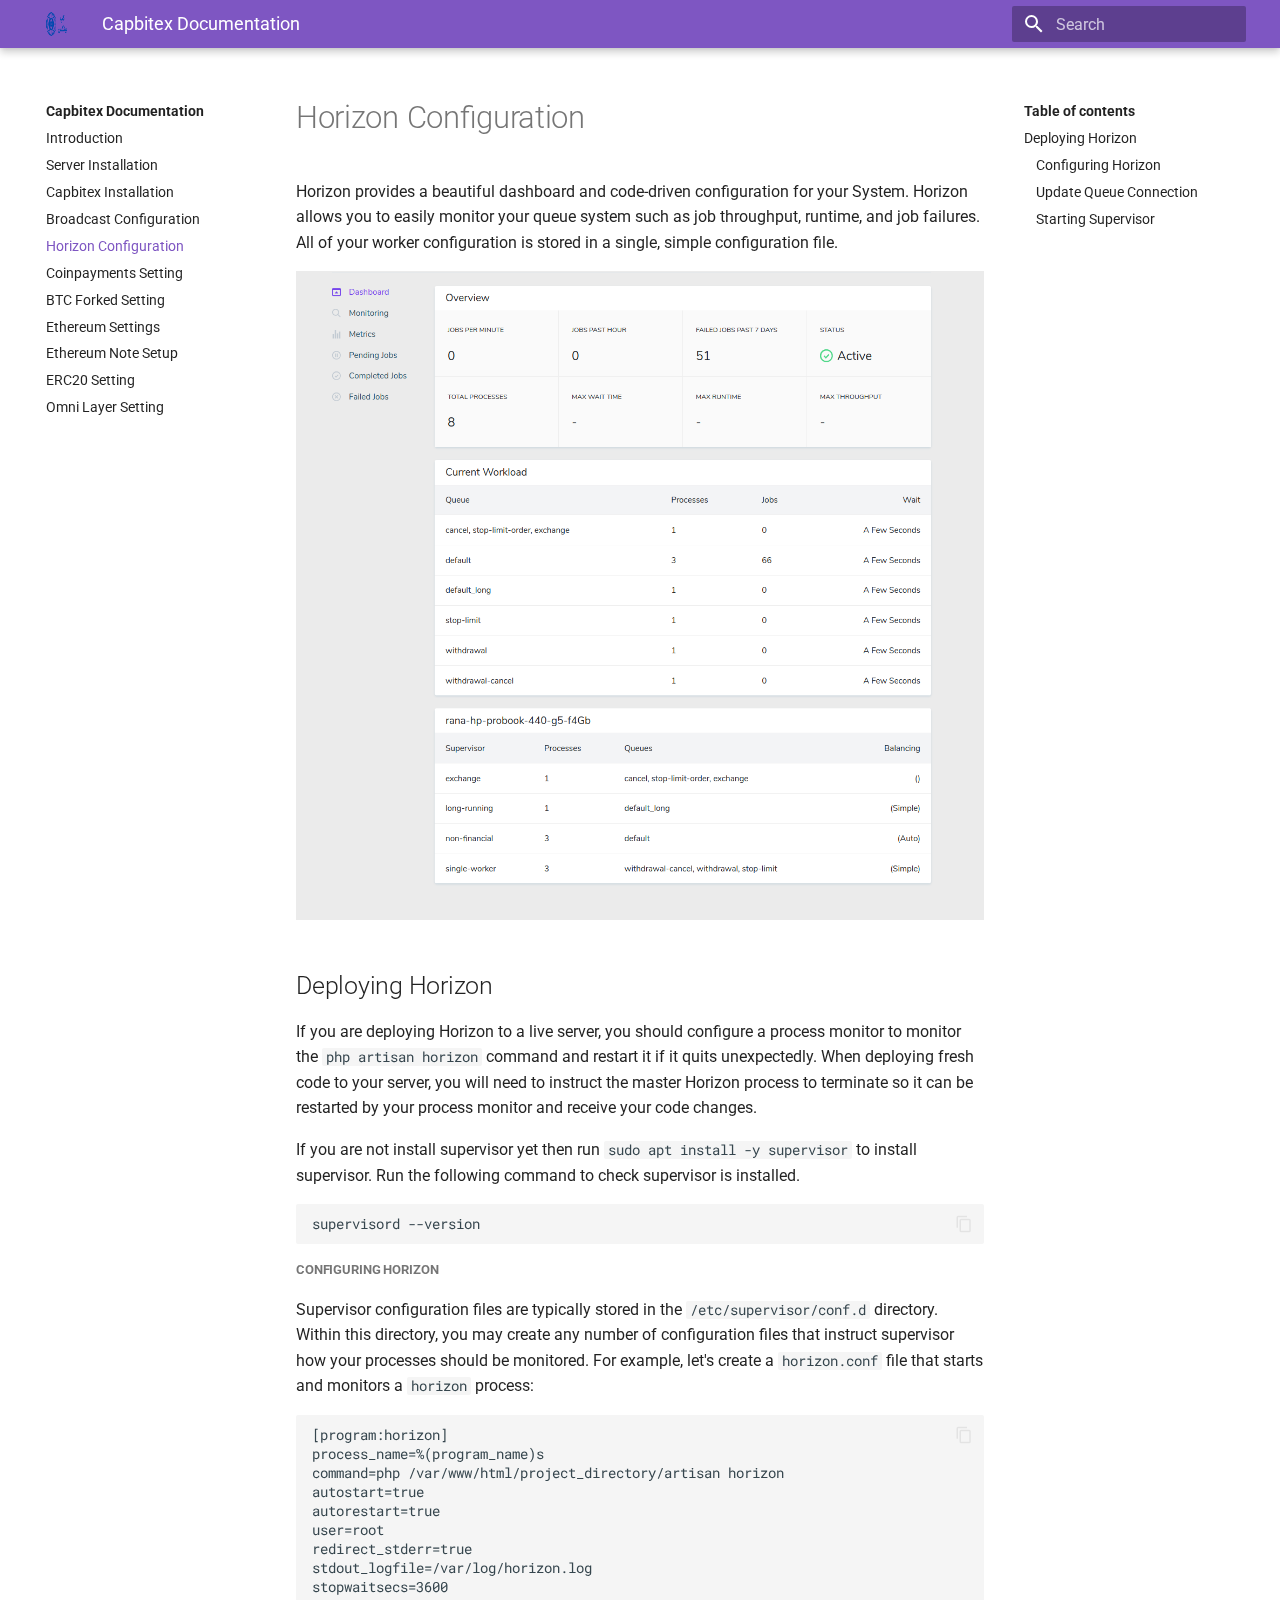
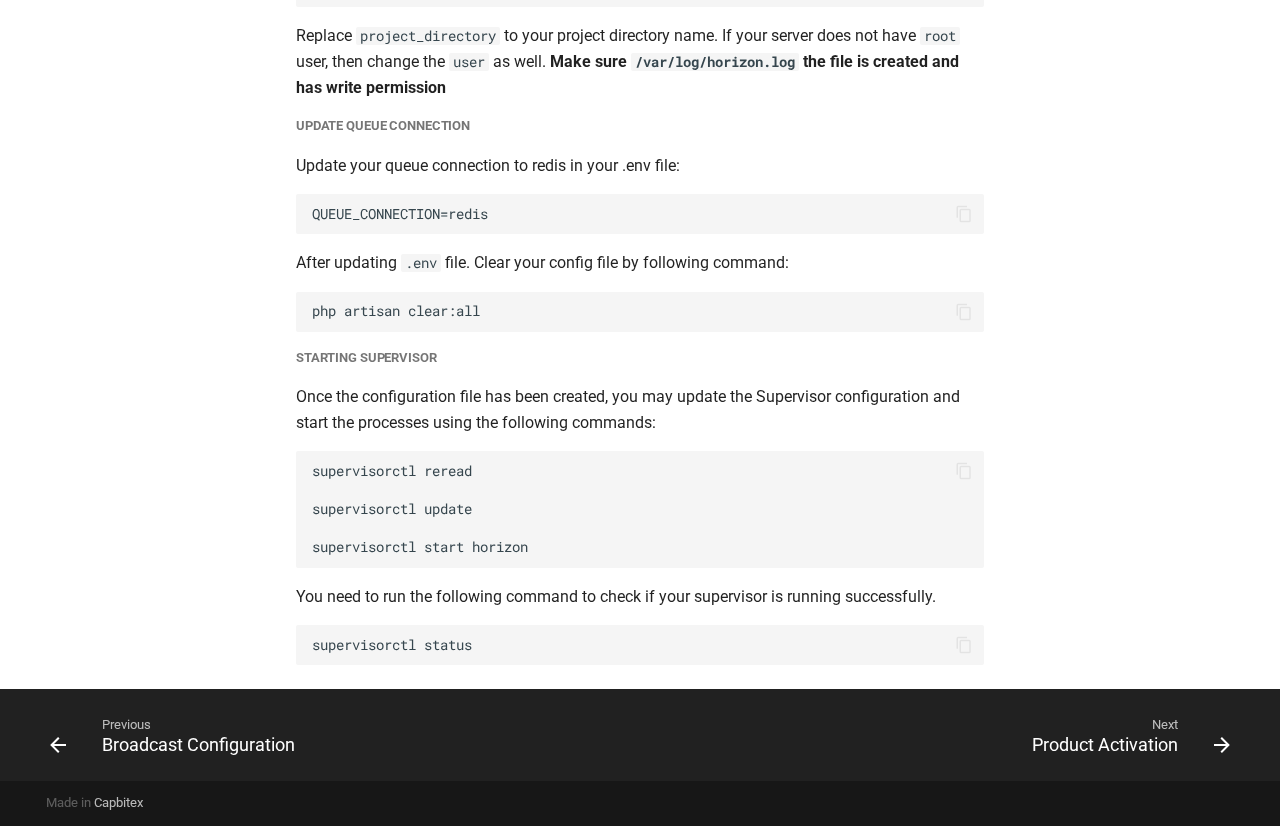
<file: horizon.html>
<!doctype html>
<html lang="en" class="no-js">
  <head>
    
      <meta charset="utf-8">
      <meta name="viewport" content="width=device-width,initial-scale=1">
      
      
      
      <link rel="shortcut icon" href="images/favicon-doc.png">
      <meta name="generator" content="mkdocs-1.1.2, mkdocs-material-5.3.3">
    
    
      
        <title>Horizon Configuration - Capbitex Documentation</title>
      
    
    
      <link rel="stylesheet" href="assets/stylesheets/main.fe0cca5b.min.css">
      
        <link rel="stylesheet" href="assets/stylesheets/palette.a46bcfb3.min.css">
      
      
        
        
        <meta name="theme-color" content="#7e57c2">
      
    
    
    
      
        <link href="https://fonts.gstatic.com" rel="preconnect" crossorigin>
        <link rel="stylesheet" href="https://fonts.googleapis.com/css?family=Roboto:300,400,400i,700%7CRoboto+Mono&display=fallback">
        <style>body,input{font-family:"Roboto",-apple-system,BlinkMacSystemFont,Helvetica,Arial,sans-serif}code,kbd,pre{font-family:"Roboto Mono",SFMono-Regular,Consolas,Menlo,monospace}</style>
      
    
    
    
    
      
    
    
  </head>
  
  
    
    
    
    <body dir="ltr" data-md-color-scheme="" data-md-color-primary="deep-purple" data-md-color-accent="deep-purple">
  
    
    <input class="md-toggle" data-md-toggle="drawer" type="checkbox" id="__drawer" autocomplete="off">
    <input class="md-toggle" data-md-toggle="search" type="checkbox" id="__search" autocomplete="off">
    <label class="md-overlay" for="__drawer"></label>
    <div data-md-component="skip">
      
        
        <a href="#horizon-configuration" class="md-skip">
          Skip to content
        </a>
      
    </div>
    <div data-md-component="announce">
      
    </div>
    
      <header class="md-header" data-md-component="header">
  <nav class="md-header-nav md-grid" aria-label="Header">
    <a href="." title="Capbitex Documentation" class="md-header-nav__button md-capbitex-test-doc" aria-label="Capbitex Documentation">
      
  <img src="images/capbitex-test-doc.png" alt="capbitex-test-doc" width="350" height="150">

    </a>
    <label class="md-header-nav__button md-icon" for="__drawer">
      <svg xmlns="http://www.w3.org/2000/svg" viewBox="0 0 24 24"><path d="M3 6h18v2H3V6m0 5h18v2H3v-2m0 5h18v2H3v-2z"/></svg>
    </label>
    <div class="md-header-nav__title" data-md-component="header-title">
      
        <div class="md-header-nav__ellipsis">
          <span class="md-header-nav__topic md-ellipsis">
            Capbitex Documentation
          </span>
          <span class="md-header-nav__topic md-ellipsis">
            
              Horizon Configuration
            
          </span>
        </div>
      
    </div>
    
      <label class="md-header-nav__button md-icon" for="__search">
        <svg xmlns="http://www.w3.org/2000/svg" viewBox="0 0 24 24"><path d="M9.5 3A6.5 6.5 0 0116 9.5c0 1.61-.59 3.09-1.56 4.23l.27.27h.79l5 5-1.5 1.5-5-5v-.79l-.27-.27A6.516 6.516 0 019.5 16 6.5 6.5 0 013 9.5 6.5 6.5 0 019.5 3m0 2C7 5 5 7 5 9.5S7 14 9.5 14 14 12 14 9.5 12 5 9.5 5z"/></svg>
      </label>
      
<div class="md-search" data-md-component="search" role="dialog">
  <label class="md-search__overlay" for="__search"></label>
  <div class="md-search__inner" role="search">
    <form class="md-search__form" name="search">
      <input type="text" class="md-search__input" name="query" aria-label="Search" placeholder="Search" autocapitalize="off" autocorrect="off" autocomplete="off" spellcheck="false" data-md-component="search-query" data-md-state="active">
      <label class="md-search__icon md-icon" for="__search">
        <svg xmlns="http://www.w3.org/2000/svg" viewBox="0 0 24 24"><path d="M9.5 3A6.5 6.5 0 0116 9.5c0 1.61-.59 3.09-1.56 4.23l.27.27h.79l5 5-1.5 1.5-5-5v-.79l-.27-.27A6.516 6.516 0 019.5 16 6.5 6.5 0 013 9.5 6.5 6.5 0 019.5 3m0 2C7 5 5 7 5 9.5S7 14 9.5 14 14 12 14 9.5 12 5 9.5 5z"/></svg>
        <svg xmlns="http://www.w3.org/2000/svg" viewBox="0 0 24 24"><path d="M20 11v2H8l5.5 5.5-1.42 1.42L4.16 12l7.92-7.92L13.5 5.5 8 11h12z"/></svg>
      </label>
      <button type="reset" class="md-search__icon md-icon" aria-label="Clear" data-md-component="search-reset" tabindex="-1">
        <svg xmlns="http://www.w3.org/2000/svg" viewBox="0 0 24 24"><path d="M19 6.41L17.59 5 12 10.59 6.41 5 5 6.41 10.59 12 5 17.59 6.41 19 12 13.41 17.59 19 19 17.59 13.41 12 19 6.41z"/></svg>
      </button>
    </form>
    <div class="md-search__output">
      <div class="md-search__scrollwrap" data-md-scrollfix>
        <div class="md-search-result" data-md-component="search-result">
          <div class="md-search-result__meta">
            Initializing search
          </div>
          <ol class="md-search-result__list"></ol>
        </div>
      </div>
    </div>
  </div>
</div>
    
    
  </nav>
</header>
    
    <div class="md-container" data-md-component="container">
      
        
      
      
        
      
      <main class="md-main" data-md-component="main">
        <div class="md-main__inner md-grid">
          
            
              <div class="md-sidebar md-sidebar--primary" data-md-component="navigation">
                <div class="md-sidebar__scrollwrap">
                  <div class="md-sidebar__inner">
                    <nav class="md-nav md-nav--primary" aria-label="Navigation" data-md-level="0">
  <label class="md-nav__title" for="__drawer">
    <a href="." title="Capbitex Documentation" class="md-nav__button md-capbitex-test-doc" aria-label="Capbitex Documentation">
      
  <img src="images/capbitex-test-doc.png" alt="capbitex-test-doc" width="350" height="150">

    </a>
    Capbitex Documentation
  </label>
  
  <ul class="md-nav__list" data-md-scrollfix>
    
      
      
      


  <li class="md-nav__item">
    <a href="index.html" title="Introduction" class="md-nav__link">
      Introduction
    </a>
  </li>

    
      
      
      


  <li class="md-nav__item">
    <a href="server-installation.html" title="Server Installation" class="md-nav__link">
      Server Installation
    </a>
  </li>

    
      
      
      


  <li class="md-nav__item">
    <a href="Capbitex-installation.html" title="Capbitex Installation" class="md-nav__link">
      Capbitex Installation
    </a>
  </li>

    
      
      
      


  <li class="md-nav__item">
    <a href="broadcast.html" title="Broadcast Configuration" class="md-nav__link">
      Broadcast Configuration
    </a>
  </li>

    
      
      
      

  


  <li class="md-nav__item md-nav__item--active">
    
    <input class="md-nav__toggle md-toggle" data-md-toggle="toc" type="checkbox" id="__toc">
    
      
    
    
      <label class="md-nav__link md-nav__link--active" for="__toc">
        Horizon Configuration
        <span class="md-nav__icon md-icon">
          <svg xmlns="http://www.w3.org/2000/svg" viewBox="0 0 24 24"><path d="M3 9h14V7H3v2m0 4h14v-2H3v2m0 4h14v-2H3v2m16 0h2v-2h-2v2m0-10v2h2V7h-2m0 6h2v-2h-2v2z"/></svg>
        </span>
      </label>
    
    <a href="horizon.html" title="Horizon Configuration" class="md-nav__link md-nav__link--active">
      Horizon Configuration
    </a>
    
      
<nav class="md-nav md-nav--secondary" aria-label="Table of contents">
  
  
    
  
  
    <label class="md-nav__title" for="__toc">
      <span class="md-nav__icon md-icon">
        <svg xmlns="http://www.w3.org/2000/svg" viewBox="0 0 24 24"><path d="M20 11v2H8l5.5 5.5-1.42 1.42L4.16 12l7.92-7.92L13.5 5.5 8 11h12z"/></svg>
      </span>
      Table of contents
    </label>
    <ul class="md-nav__list" data-md-scrollfix>
      
        <li class="md-nav__item">
  <a href="#deploying-horizon" class="md-nav__link">
    Deploying Horizon
  </a>
  
    <nav class="md-nav" aria-label="Deploying Horizon">
      <ul class="md-nav__list">
        
          <li class="md-nav__item">
  <a href="#configuring-horizon" class="md-nav__link">
    Configuring Horizon
  </a>
  
</li>
        
          <li class="md-nav__item">
  <a href="#update-queue-connection" class="md-nav__link">
    Update Queue Connection
  </a>
  
</li>
        
          <li class="md-nav__item">
  <a href="#starting-supervisor" class="md-nav__link">
    Starting Supervisor
  </a>
  
</li>
        
      </ul>
    </nav>
  
</li>
      
    </ul>
  
</nav>
    
  </li>

    
      
      
      


  

    
      
      
      


  <li class="md-nav__item">
    <a href="coinpayment.html" title="Coinpayments Setting" class="md-nav__link">
      Coinpayments Setting
    </a>
  </li>

    
      
      
      


  <li class="md-nav__item">
    <a href="btc.html" title="BTC Forked Setting" class="md-nav__link">
      BTC Forked Setting
    </a>
  </li>

    
      
      
      


  <li class="md-nav__item">
    <a href="eth-settings.html" title="Ethereum Settings" class="md-nav__link">
      Ethereum Settings
    </a>
  </li>

    
      
      
      


  <li class="md-nav__item">
    <a href="ethereum.html" title="Ethereum Note Setup" class="md-nav__link">
      Ethereum Note Setup
    </a>
  </li>

    
      
      
      


  <li class="md-nav__item">
    <a href="erc20.html" title="ERC20 Setting" class="md-nav__link">
      ERC20 Setting
    </a>
  </li>

    
      
      
      


  <li class="md-nav__item">
    <a href="omnilayer.html" title="Omni Layer Setting" class="md-nav__link">
      Omni Layer Setting
    </a>
  </li>

    
  </ul>
</nav>
                  </div>
                </div>
              </div>
            
            
              <div class="md-sidebar md-sidebar--secondary" data-md-component="toc">
                <div class="md-sidebar__scrollwrap">
                  <div class="md-sidebar__inner">
                    
<nav class="md-nav md-nav--secondary" aria-label="Table of contents">
  
  
    
  
  
    <label class="md-nav__title" for="__toc">
      <span class="md-nav__icon md-icon">
        <svg xmlns="http://www.w3.org/2000/svg" viewBox="0 0 24 24"><path d="M20 11v2H8l5.5 5.5-1.42 1.42L4.16 12l7.92-7.92L13.5 5.5 8 11h12z"/></svg>
      </span>
      Table of contents
    </label>
    <ul class="md-nav__list" data-md-scrollfix>
      
        <li class="md-nav__item">
  <a href="#deploying-horizon" class="md-nav__link">
    Deploying Horizon
  </a>
  
    <nav class="md-nav" aria-label="Deploying Horizon">
      <ul class="md-nav__list">
        
          <li class="md-nav__item">
  <a href="#configuring-horizon" class="md-nav__link">
    Configuring Horizon
  </a>
  
</li>
        
          <li class="md-nav__item">
  <a href="#update-queue-connection" class="md-nav__link">
    Update Queue Connection
  </a>
  
</li>
        
          <li class="md-nav__item">
  <a href="#starting-supervisor" class="md-nav__link">
    Starting Supervisor
  </a>
  
</li>
        
      </ul>
    </nav>
  
</li>
      
    </ul>
  
</nav>
                  </div>
                </div>
              </div>
            
          
          <div class="md-content">
            <article class="md-content__inner md-typeset">
              
                
                
                  
                
                
                <h1 id="horizon-configuration">Horizon Configuration</h1>
<p>Horizon provides a beautiful dashboard and code-driven configuration for your System. Horizon allows you to easily monitor your queue system such as job throughput, runtime, and job failures. All of your worker configuration is stored in a single, simple configuration file.</p>
<p><img alt="Horizon Dashboard" src="images/horizon.png" /></p>
<h2 id="deploying-horizon">Deploying Horizon</h2>
<p>If you are deploying Horizon to a live server, you should configure a process monitor to monitor the <code>php artisan horizon</code> command and restart it if it quits unexpectedly. When deploying fresh code to your server, you will need to instruct the master Horizon process to terminate so it can be restarted by your process monitor and receive your code changes.</p>
<p>If you are not install supervisor yet then run <code>sudo apt install -y supervisor</code> to install supervisor. Run the following command to check supervisor is installed. </p>
<pre><code>supervisord --version
</code></pre>

<h5 id="configuring-horizon">Configuring Horizon</h5>
<p>Supervisor configuration files are typically stored in the <code>/etc/supervisor/conf.d</code> directory. Within this directory, you may create any number of configuration files that instruct supervisor how your processes should be monitored. For example, let's create a <code>horizon.conf</code> file that starts and monitors a <code>horizon</code> process:</p>
<pre><code>[program:horizon]
process_name=%(program_name)s
command=php /var/www/html/project_directory/artisan horizon
autostart=true
autorestart=true
user=root
redirect_stderr=true
stdout_logfile=/var/log/horizon.log
stopwaitsecs=3600
</code></pre>

<p>Replace <code>​project_directory</code> ​to your project directory name. If your server does not have <code>root</code> user, then change the <code>user</code> as well. <strong>Make sure <code>/var/log/horizon.log</code> the file is created and has write permission</strong></p>
<h5 id="update-queue-connection">Update Queue Connection</h5>
<p>Update your queue connection to redis in your .env file:</p>
<pre><code>QUEUE_CONNECTION=redis
</code></pre>

<p>After updating <code>.env</code> file. Clear your config file by following command:</p>
<pre><code>php artisan clear:all
</code></pre>

<h5 id="starting-supervisor">Starting Supervisor</h5>
<p>Once the configuration file has been created, you may update the Supervisor configuration and start the processes using the following commands:</p>
<pre><code>supervisorctl reread

supervisorctl update

supervisorctl start horizon
</code></pre>

<p>You need to run the following command to check if your supervisor is running successfully.</p>
<pre><code>supervisorctl status
</code></pre>
                
              
              
                


              
            </article>
          </div>
        </div>
      </main>
      
        
<footer class="md-footer">
  
    <div class="md-footer-nav">
      <nav class="md-footer-nav__inner md-grid" aria-label="Footer">
        
          <a href="broadcast.html" title="Broadcast Configuration" class="md-footer-nav__link md-footer-nav__link--prev" rel="prev">
            <div class="md-footer-nav__button md-icon">
              <svg xmlns="http://www.w3.org/2000/svg" viewBox="0 0 24 24"><path d="M20 11v2H8l5.5 5.5-1.42 1.42L4.16 12l7.92-7.92L13.5 5.5 8 11h12z"/></svg>
            </div>
            <div class="md-footer-nav__title">
              <div class="md-ellipsis">
                <span class="md-footer-nav__direction">
                  Previous
                </span>
                Broadcast Configuration
              </div>
            </div>
          </a>
        
        
          <a href="activation.html" title="Product Activation" class="md-footer-nav__link md-footer-nav__link--next" rel="next">
            <div class="md-footer-nav__title">
              <div class="md-ellipsis">
                <span class="md-footer-nav__direction">
                  Next
                </span>
                Product Activation
              </div>
            </div>
            <div class="md-footer-nav__button md-icon">
              <svg xmlns="http://www.w3.org/2000/svg" viewBox="0 0 24 24"><path d="M4 11v2h12l-5.5 5.5 1.42 1.42L19.84 12l-7.92-7.92L10.5 5.5 16 11H4z"/></svg>
            </div>
          </a>
        
      </nav>
    </div>
  
  <div class="md-footer-meta md-typeset">
    <div class="md-footer-meta__inner md-grid">
      <div class="md-footer-copyright">
        
        Made in
        <a href="https://Capbitex.com" target="_blank" rel="noopener">
          Capbitex
        </a>
      </div>
      
    </div>
  </div>
</footer>
      
    </div>
    
      <script src="assets/javascripts/vendor.d710d30a.min.js"></script>
      <script src="assets/javascripts/bundle.4a5ba8d6.min.js"></script><script id="__lang" type="application/json">{"clipboard.copy": "Copy to clipboard", "clipboard.copied": "Copied to clipboard", "search.config.lang": "en", "search.config.pipeline": "trimmer, stopWordFilter", "search.config.separator": "[\\s\\-]+", "search.result.placeholder": "Type to start searching", "search.result.none": "No matching documents", "search.result.one": "1 matching document", "search.result.other": "# matching documents"}</script>
      
      <script>
        app = initialize({
          base: ".",
          features: [],
          search: Object.assign({
            worker: "assets/javascripts/worker/search.9b3611bd.min.js"
          }, typeof search !== "undefined" && search)
        })
      </script>
      
    
  </body>
</html>
</file>
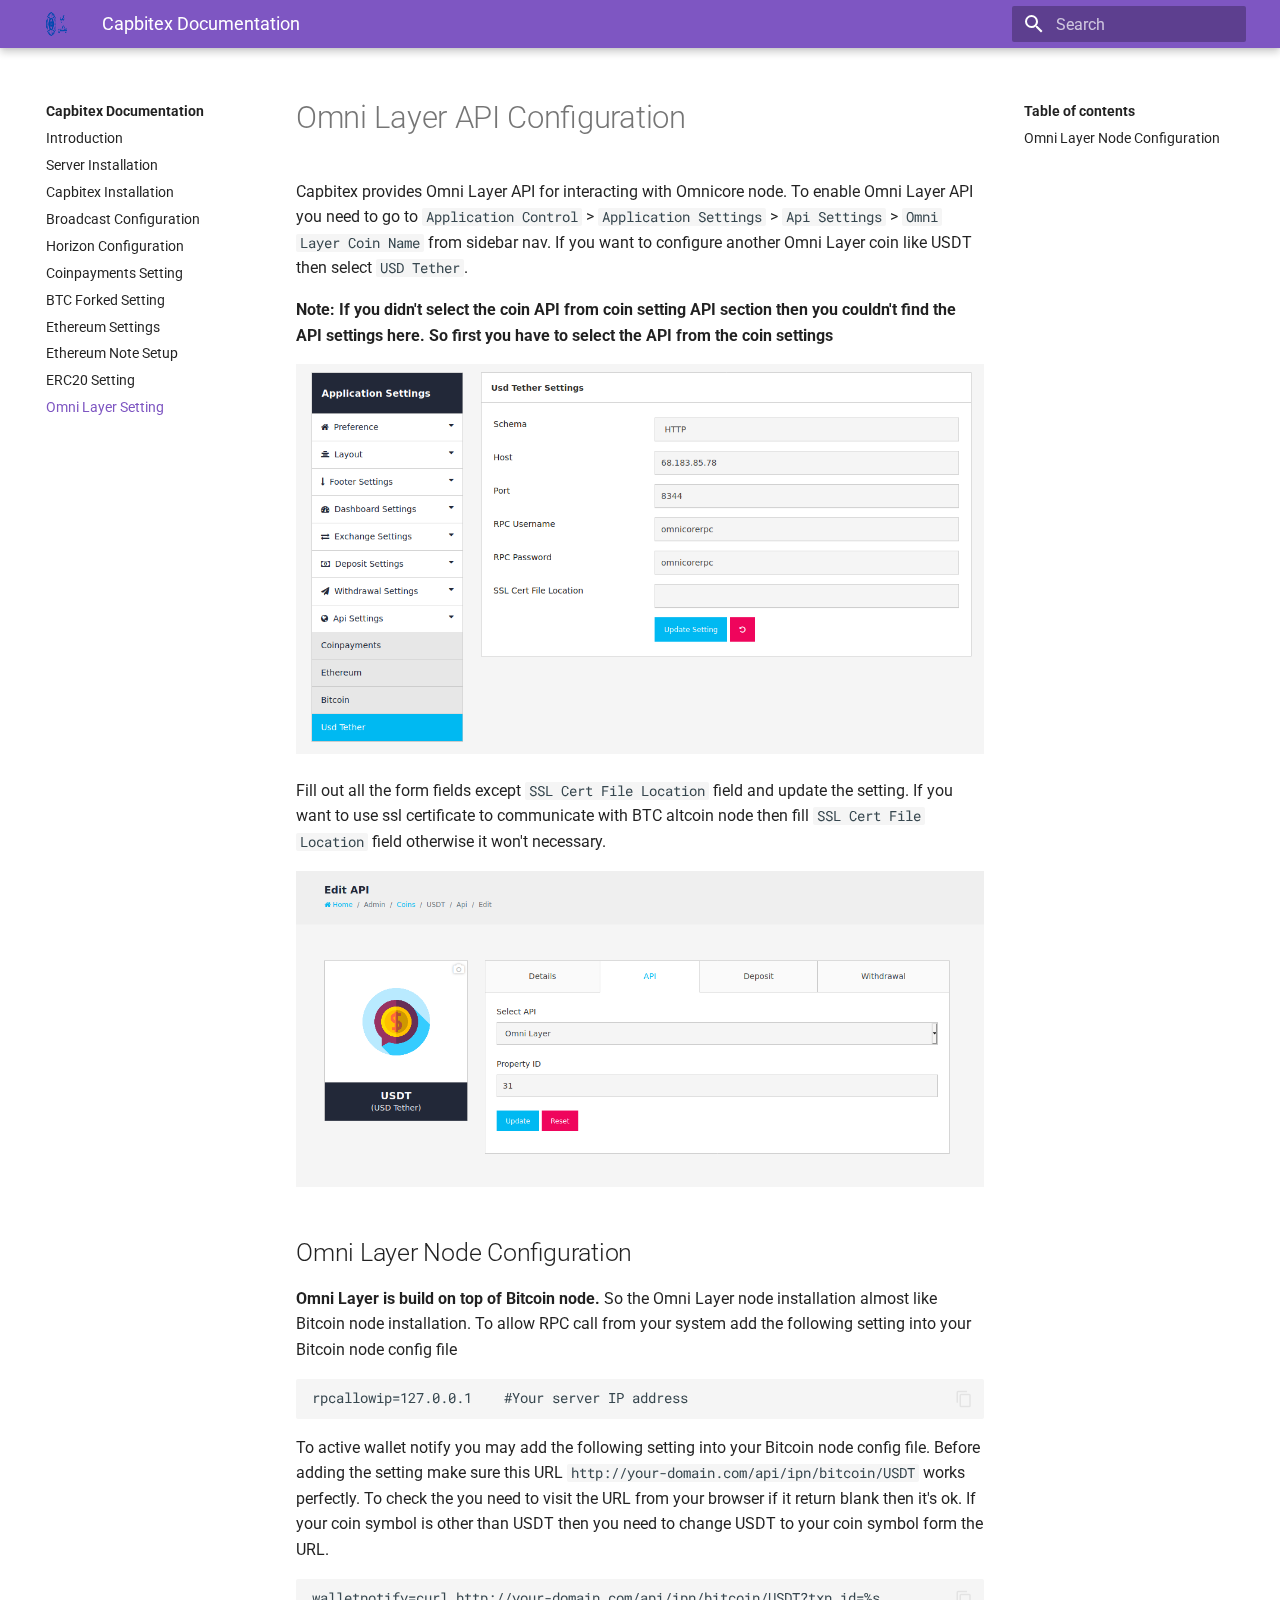
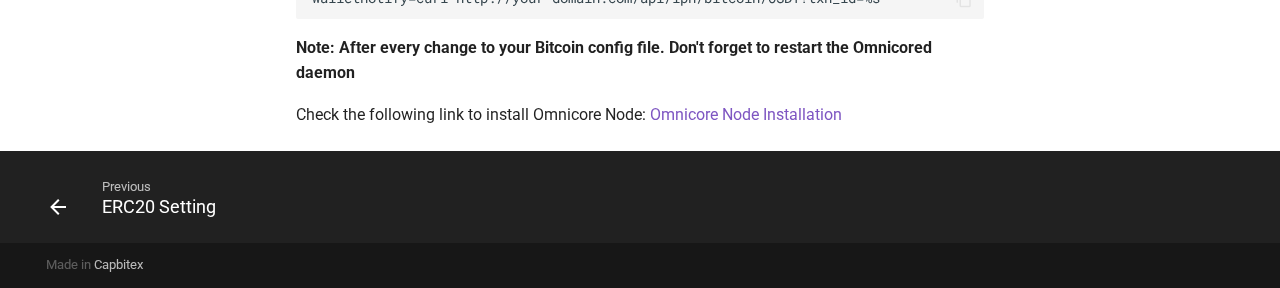
<file: omnilayer.html>
<!doctype html>
<html lang="en" class="no-js">
  <head>
    
      <meta charset="utf-8">
      <meta name="viewport" content="width=device-width,initial-scale=1">
      
      
      
      <link rel="shortcut icon" href="images/favicon-doc.png">
      <meta name="generator" content="mkdocs-1.1.2, mkdocs-material-5.3.3">
    
    
      
        <title>Omni Layer Setting - Capbitex Documentation</title>
      
    
    
      <link rel="stylesheet" href="assets/stylesheets/main.fe0cca5b.min.css">
      
        <link rel="stylesheet" href="assets/stylesheets/palette.a46bcfb3.min.css">
      
      
        
        
        <meta name="theme-color" content="#7e57c2">
      
    
    
    
      
        <link href="https://fonts.gstatic.com" rel="preconnect" crossorigin>
        <link rel="stylesheet" href="https://fonts.googleapis.com/css?family=Roboto:300,400,400i,700%7CRoboto+Mono&display=fallback">
        <style>body,input{font-family:"Roboto",-apple-system,BlinkMacSystemFont,Helvetica,Arial,sans-serif}code,kbd,pre{font-family:"Roboto Mono",SFMono-Regular,Consolas,Menlo,monospace}</style>
      
    
    
    
    
      
    
    
  </head>
  
  
    
    
    
    <body dir="ltr" data-md-color-scheme="" data-md-color-primary="deep-purple" data-md-color-accent="deep-purple">
  
    
    <input class="md-toggle" data-md-toggle="drawer" type="checkbox" id="__drawer" autocomplete="off">
    <input class="md-toggle" data-md-toggle="search" type="checkbox" id="__search" autocomplete="off">
    <label class="md-overlay" for="__drawer"></label>
    <div data-md-component="skip">
      
        
        <a href="#omni-layer-api-configuration" class="md-skip">
          Skip to content
        </a>
      
    </div>
    <div data-md-component="announce">
      
    </div>
    
      <header class="md-header" data-md-component="header">
  <nav class="md-header-nav md-grid" aria-label="Header">
    <a href="." title="Capbitex Documentation" class="md-header-nav__button md-capbitex-test-doc" aria-label="Capbitex Documentation">
      
  <img src="images/capbitex-test-doc.png" alt="capbitex-test-doc" width="350" height="150">

    </a>
    <label class="md-header-nav__button md-icon" for="__drawer">
      <svg xmlns="http://www.w3.org/2000/svg" viewBox="0 0 24 24"><path d="M3 6h18v2H3V6m0 5h18v2H3v-2m0 5h18v2H3v-2z"/></svg>
    </label>
    <div class="md-header-nav__title" data-md-component="header-title">
      
        <div class="md-header-nav__ellipsis">
          <span class="md-header-nav__topic md-ellipsis">
            Capbitex Documentation
          </span>
          <span class="md-header-nav__topic md-ellipsis">
            
              Omni Layer Setting
            
          </span>
        </div>
      
    </div>
    
      <label class="md-header-nav__button md-icon" for="__search">
        <svg xmlns="http://www.w3.org/2000/svg" viewBox="0 0 24 24"><path d="M9.5 3A6.5 6.5 0 0116 9.5c0 1.61-.59 3.09-1.56 4.23l.27.27h.79l5 5-1.5 1.5-5-5v-.79l-.27-.27A6.516 6.516 0 019.5 16 6.5 6.5 0 013 9.5 6.5 6.5 0 019.5 3m0 2C7 5 5 7 5 9.5S7 14 9.5 14 14 12 14 9.5 12 5 9.5 5z"/></svg>
      </label>
      
<div class="md-search" data-md-component="search" role="dialog">
  <label class="md-search__overlay" for="__search"></label>
  <div class="md-search__inner" role="search">
    <form class="md-search__form" name="search">
      <input type="text" class="md-search__input" name="query" aria-label="Search" placeholder="Search" autocapitalize="off" autocorrect="off" autocomplete="off" spellcheck="false" data-md-component="search-query" data-md-state="active">
      <label class="md-search__icon md-icon" for="__search">
        <svg xmlns="http://www.w3.org/2000/svg" viewBox="0 0 24 24"><path d="M9.5 3A6.5 6.5 0 0116 9.5c0 1.61-.59 3.09-1.56 4.23l.27.27h.79l5 5-1.5 1.5-5-5v-.79l-.27-.27A6.516 6.516 0 019.5 16 6.5 6.5 0 013 9.5 6.5 6.5 0 019.5 3m0 2C7 5 5 7 5 9.5S7 14 9.5 14 14 12 14 9.5 12 5 9.5 5z"/></svg>
        <svg xmlns="http://www.w3.org/2000/svg" viewBox="0 0 24 24"><path d="M20 11v2H8l5.5 5.5-1.42 1.42L4.16 12l7.92-7.92L13.5 5.5 8 11h12z"/></svg>
      </label>
      <button type="reset" class="md-search__icon md-icon" aria-label="Clear" data-md-component="search-reset" tabindex="-1">
        <svg xmlns="http://www.w3.org/2000/svg" viewBox="0 0 24 24"><path d="M19 6.41L17.59 5 12 10.59 6.41 5 5 6.41 10.59 12 5 17.59 6.41 19 12 13.41 17.59 19 19 17.59 13.41 12 19 6.41z"/></svg>
      </button>
    </form>
    <div class="md-search__output">
      <div class="md-search__scrollwrap" data-md-scrollfix>
        <div class="md-search-result" data-md-component="search-result">
          <div class="md-search-result__meta">
            Initializing search
          </div>
          <ol class="md-search-result__list"></ol>
        </div>
      </div>
    </div>
  </div>
</div>
    
    
  </nav>
</header>
    
    <div class="md-container" data-md-component="container">
      
        
      
      
        
      
      <main class="md-main" data-md-component="main">
        <div class="md-main__inner md-grid">
          
            
              <div class="md-sidebar md-sidebar--primary" data-md-component="navigation">
                <div class="md-sidebar__scrollwrap">
                  <div class="md-sidebar__inner">
                    <nav class="md-nav md-nav--primary" aria-label="Navigation" data-md-level="0">
  <label class="md-nav__title" for="__drawer">
    <a href="." title="Capbitex Documentation" class="md-nav__button md-capbitex-test-doc" aria-label="Capbitex Documentation">
      
  <img src="images/capbitex-test-doc.png" alt="capbitex-test-doc" width="350" height="150">

    </a>
    Capbitex Documentation
  </label>
  
  <ul class="md-nav__list" data-md-scrollfix>
    
      
      
      


  <li class="md-nav__item">
    <a href="index.html" title="Introduction" class="md-nav__link">
      Introduction
    </a>
  </li>

    
      
      
      


  <li class="md-nav__item">
    <a href="server-installation.html" title="Server Installation" class="md-nav__link">
      Server Installation
    </a>
  </li>

    
      
      
      


  <li class="md-nav__item">
    <a href="Capbitex-installation.html" title="Capbitex Installation" class="md-nav__link">
      Capbitex Installation
    </a>
  </li>

    
      
      
      


  <li class="md-nav__item">
    <a href="broadcast.html" title="Broadcast Configuration" class="md-nav__link">
      Broadcast Configuration
    </a>
  </li>

    
      
      
      


  <li class="md-nav__item">
    <a href="horizon.html" title="Horizon Configuration" class="md-nav__link">
      Horizon Configuration
    </a>
  </li>

    
      
      
      


  

    
      
      
      


  <li class="md-nav__item">
    <a href="coinpayment.html" title="Coinpayments Setting" class="md-nav__link">
      Coinpayments Setting
    </a>
  </li>

    
      
      
      


  <li class="md-nav__item">
    <a href="btc.html" title="BTC Forked Setting" class="md-nav__link">
      BTC Forked Setting
    </a>
  </li>

    
      
      
      


  <li class="md-nav__item">
    <a href="eth-settings.html" title="Ethereum Settings" class="md-nav__link">
      Ethereum Settings
    </a>
  </li>

    
      
      
      


  <li class="md-nav__item">
    <a href="ethereum.html" title="Ethereum Note Setup" class="md-nav__link">
      Ethereum Note Setup
    </a>
  </li>

    
      
      
      


  <li class="md-nav__item">
    <a href="erc20.html" title="ERC20 Setting" class="md-nav__link">
      ERC20 Setting
    </a>
  </li>

    
      
      
      

  


  <li class="md-nav__item md-nav__item--active">
    
    <input class="md-nav__toggle md-toggle" data-md-toggle="toc" type="checkbox" id="__toc">
    
      
    
    
      <label class="md-nav__link md-nav__link--active" for="__toc">
        Omni Layer Setting
        <span class="md-nav__icon md-icon">
          <svg xmlns="http://www.w3.org/2000/svg" viewBox="0 0 24 24"><path d="M3 9h14V7H3v2m0 4h14v-2H3v2m0 4h14v-2H3v2m16 0h2v-2h-2v2m0-10v2h2V7h-2m0 6h2v-2h-2v2z"/></svg>
        </span>
      </label>
    
    <a href="omnilayer.html" title="Omni Layer Setting" class="md-nav__link md-nav__link--active">
      Omni Layer Setting
    </a>
    
      
<nav class="md-nav md-nav--secondary" aria-label="Table of contents">
  
  
    
  
  
    <label class="md-nav__title" for="__toc">
      <span class="md-nav__icon md-icon">
        <svg xmlns="http://www.w3.org/2000/svg" viewBox="0 0 24 24"><path d="M20 11v2H8l5.5 5.5-1.42 1.42L4.16 12l7.92-7.92L13.5 5.5 8 11h12z"/></svg>
      </span>
      Table of contents
    </label>
    <ul class="md-nav__list" data-md-scrollfix>
      
        <li class="md-nav__item">
  <a href="#omni-layer-node-configuration" class="md-nav__link">
    Omni Layer Node Configuration
  </a>
  
</li>
      
    </ul>
  
</nav>
    
  </li>

    
  </ul>
</nav>
                  </div>
                </div>
              </div>
            
            
              <div class="md-sidebar md-sidebar--secondary" data-md-component="toc">
                <div class="md-sidebar__scrollwrap">
                  <div class="md-sidebar__inner">
                    
<nav class="md-nav md-nav--secondary" aria-label="Table of contents">
  
  
    
  
  
    <label class="md-nav__title" for="__toc">
      <span class="md-nav__icon md-icon">
        <svg xmlns="http://www.w3.org/2000/svg" viewBox="0 0 24 24"><path d="M20 11v2H8l5.5 5.5-1.42 1.42L4.16 12l7.92-7.92L13.5 5.5 8 11h12z"/></svg>
      </span>
      Table of contents
    </label>
    <ul class="md-nav__list" data-md-scrollfix>
      
        <li class="md-nav__item">
  <a href="#omni-layer-node-configuration" class="md-nav__link">
    Omni Layer Node Configuration
  </a>
  
</li>
      
    </ul>
  
</nav>
                  </div>
                </div>
              </div>
            
          
          <div class="md-content">
            <article class="md-content__inner md-typeset">
              
                
                
                  
                
                
                <h1 id="omni-layer-api-configuration">Omni Layer API Configuration</h1>
<p>Capbitex  provides Omni Layer API for interacting with Omnicore node. To enable
Omni Layer API you need to go to <code>Application Control</code> &gt; <code>Application Settings</code> &gt; <code>Api Settings</code> &gt; <code>Omni Layer Coin Name</code> from sidebar nav. If you want to configure another Omni Layer coin like USDT then select <code>USD Tether</code>. </p>
<p><strong>Note: If you didn't select the coin API from coin setting API section then you couldn't find the API settings here. So first you have to select the API from the coin settings</strong></p>
<p><img alt="Coin API Settings" src="images/omnilayer_api_settings.png" /></p>
<p>Fill out all the form fields except <code>SSL Cert File Location</code> field and update the setting. If you want to use ssl certificate to communicate with BTC altcoin node then fill <code>SSL Cert File Location</code> field otherwise it won't necessary. </p>
<p><img alt="Omni Layer Coin Settings" src="images/omnilayer_coin_settings.png" /></p>
<h2 id="omni-layer-node-configuration">Omni Layer Node Configuration</h2>
<p><strong>Omni Layer is build on top of Bitcoin node.</strong> So the Omni Layer node installation almost like Bitcoin node installation. To allow RPC call from your system add the following setting into your Bitcoin node config file  </p>
<pre><code>rpcallowip=127.0.0.1    #Your server IP address
</code></pre>

<p>To active wallet notify you may add the following setting into your Bitcoin node config file. Before adding the setting make sure this URL <code>http://your-domain.com/api/ipn/bitcoin/USDT</code> works perfectly. To check the you need to visit the URL from your browser if it return blank then it's ok. If your coin symbol is other than USDT then you need to change USDT to your coin symbol form the URL.</p>
<pre><code>walletnotify=curl http://your-domain.com/api/ipn/bitcoin/USDT?txn_id=%s
</code></pre>

<p><strong>Note: After every change to your Bitcoin config file. Don't forget to restart the Omnicored daemon</strong></p>
<p>Check the following link to install Omnicore Node:
<a href="https://programmersought.com/article/98861732263">Omnicore Node Installation</a></p>
                
              
              
                


              
            </article>
          </div>
        </div>
      </main>
      
        
<footer class="md-footer">
  
    <div class="md-footer-nav">
      <nav class="md-footer-nav__inner md-grid" aria-label="Footer">
        
          <a href="erc20.html" title="ERC20 Setting" class="md-footer-nav__link md-footer-nav__link--prev" rel="prev">
            <div class="md-footer-nav__button md-icon">
              <svg xmlns="http://www.w3.org/2000/svg" viewBox="0 0 24 24"><path d="M20 11v2H8l5.5 5.5-1.42 1.42L4.16 12l7.92-7.92L13.5 5.5 8 11h12z"/></svg>
            </div>
            <div class="md-footer-nav__title">
              <div class="md-ellipsis">
                <span class="md-footer-nav__direction">
                  Previous
                </span>
                ERC20 Setting
              </div>
            </div>
          </a>
        
        
      </nav>
    </div>
  
  <div class="md-footer-meta md-typeset">
    <div class="md-footer-meta__inner md-grid">
      <div class="md-footer-copyright">
        
        Made in
        <a href="https://Capbitex.com" target="_blank" rel="noopener">
          Capbitex
        </a>
      </div>
      
    </div>
  </div>
</footer>
      
    </div>
    
      <script src="assets/javascripts/vendor.d710d30a.min.js"></script>
      <script src="assets/javascripts/bundle.4a5ba8d6.min.js"></script><script id="__lang" type="application/json">{"clipboard.copy": "Copy to clipboard", "clipboard.copied": "Copied to clipboard", "search.config.lang": "en", "search.config.pipeline": "trimmer, stopWordFilter", "search.config.separator": "[\\s\\-]+", "search.result.placeholder": "Type to start searching", "search.result.none": "No matching documents", "search.result.one": "1 matching document", "search.result.other": "# matching documents"}</script>
      
      <script>
        app = initialize({
          base: ".",
          features: [],
          search: Object.assign({
            worker: "assets/javascripts/worker/search.9b3611bd.min.js"
          }, typeof search !== "undefined" && search)
        })
      </script>
      
    
  </body>
</html>
</file>
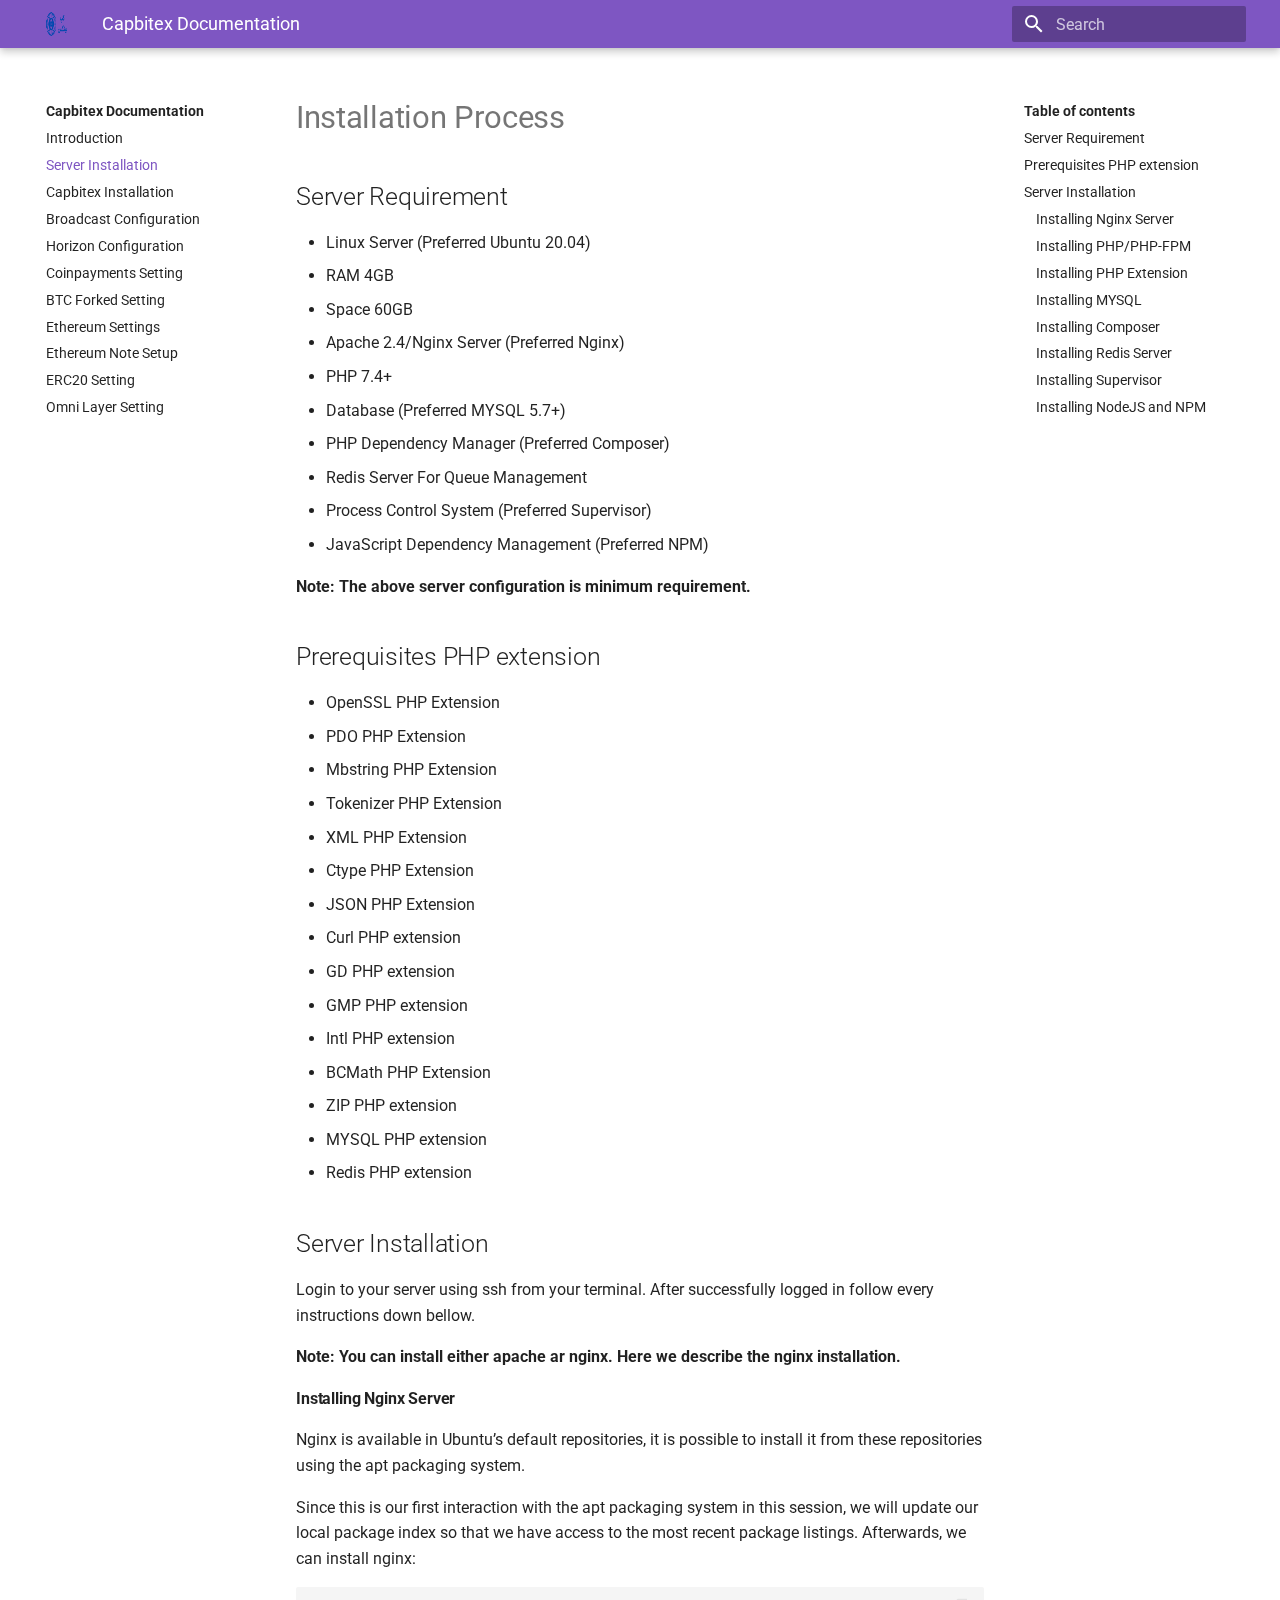
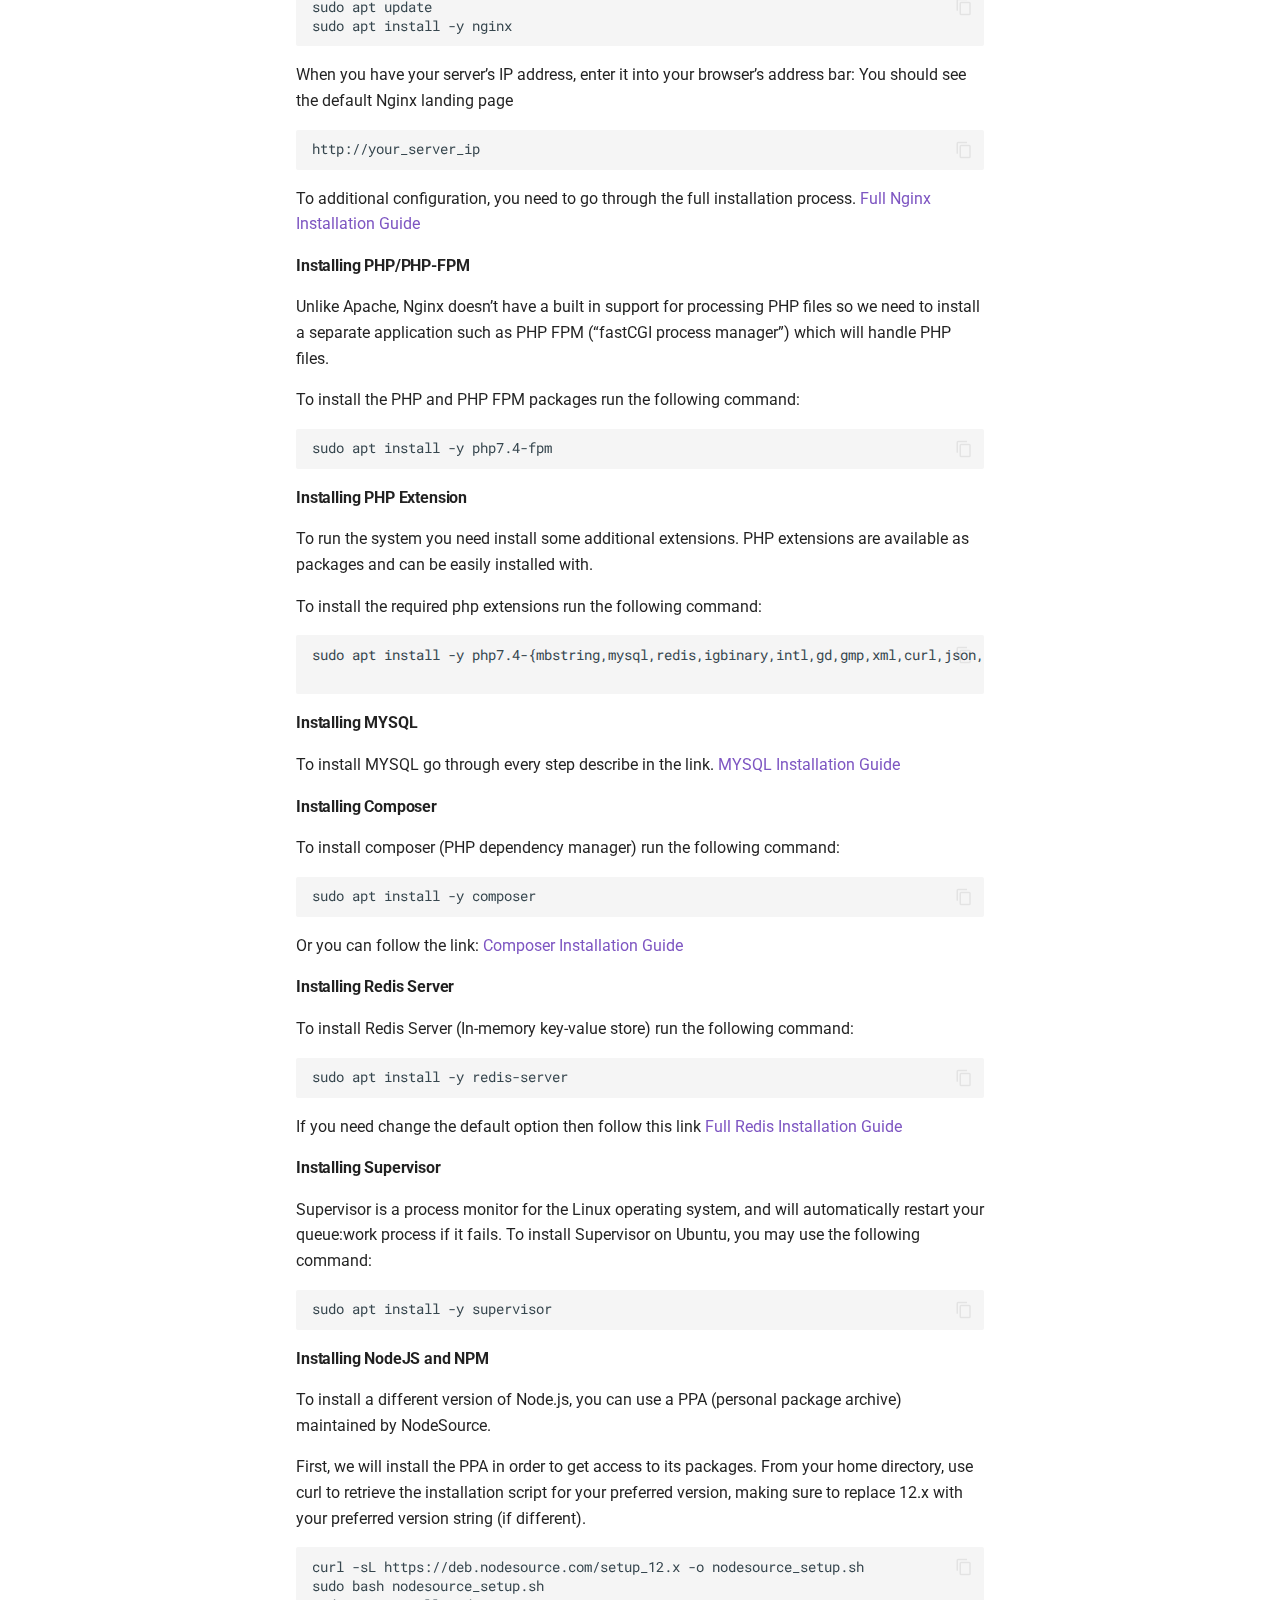
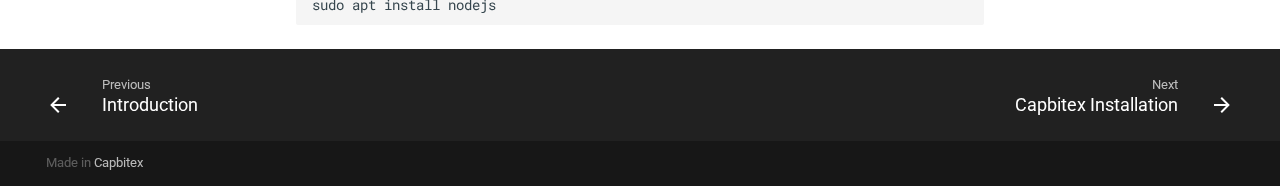
<file: server-installation.html>
<!doctype html>
<html lang="en" class="no-js">
  <head>
    
      <meta charset="utf-8">
      <meta name="viewport" content="width=device-width,initial-scale=1">
      
      
      
      <link rel="shortcut icon" href="images/favicon-doc.png">
      <meta name="generator" content="mkdocs-1.1.2, mkdocs-material-5.3.3">
    
    
      
        <title>Server Installation - Capbitex Documentation</title>
      
    
    
      <link rel="stylesheet" href="assets/stylesheets/main.fe0cca5b.min.css">
      
        <link rel="stylesheet" href="assets/stylesheets/palette.a46bcfb3.min.css">
      
      
        
        
        <meta name="theme-color" content="#7e57c2">
      
    
    
    
      
        <link href="https://fonts.gstatic.com" rel="preconnect" crossorigin>
        <link rel="stylesheet" href="https://fonts.googleapis.com/css?family=Roboto:300,400,400i,700%7CRoboto+Mono&display=fallback">
        <style>body,input{font-family:"Roboto",-apple-system,BlinkMacSystemFont,Helvetica,Arial,sans-serif}code,kbd,pre{font-family:"Roboto Mono",SFMono-Regular,Consolas,Menlo,monospace}</style>
      
    
    
    
    
      
    
    
  </head>
  
  
    
    
    
    <body dir="ltr" data-md-color-scheme="" data-md-color-primary="deep-purple" data-md-color-accent="deep-purple">
  
    
    <input class="md-toggle" data-md-toggle="drawer" type="checkbox" id="__drawer" autocomplete="off">
    <input class="md-toggle" data-md-toggle="search" type="checkbox" id="__search" autocomplete="off">
    <label class="md-overlay" for="__drawer"></label>
    <div data-md-component="skip">
      
        
        <a href="#installation-process" class="md-skip">
          Skip to content
        </a>
      
    </div>
    <div data-md-component="announce">
      
    </div>
    
      <header class="md-header" data-md-component="header">
  <nav class="md-header-nav md-grid" aria-label="Header">
    <a href="." title="Capbitex Documentation" class="md-header-nav__button md-capbitex-test-doc" aria-label="Capbitex Documentation">
      
  <img src="images/capbitex-test-doc.png" alt="capbitex-test-doc" width="350" height="150">

    </a>
    <label class="md-header-nav__button md-icon" for="__drawer">
      <svg xmlns="http://www.w3.org/2000/svg" viewBox="0 0 24 24"><path d="M3 6h18v2H3V6m0 5h18v2H3v-2m0 5h18v2H3v-2z"/></svg>
    </label>
    <div class="md-header-nav__title" data-md-component="header-title">
      
        <div class="md-header-nav__ellipsis">
          <span class="md-header-nav__topic md-ellipsis">
            Capbitex Documentation
          </span>
          <span class="md-header-nav__topic md-ellipsis">
            
              Server Installation
            
          </span>
        </div>
      
    </div>
    
      <label class="md-header-nav__button md-icon" for="__search">
        <svg xmlns="http://www.w3.org/2000/svg" viewBox="0 0 24 24"><path d="M9.5 3A6.5 6.5 0 0116 9.5c0 1.61-.59 3.09-1.56 4.23l.27.27h.79l5 5-1.5 1.5-5-5v-.79l-.27-.27A6.516 6.516 0 019.5 16 6.5 6.5 0 013 9.5 6.5 6.5 0 019.5 3m0 2C7 5 5 7 5 9.5S7 14 9.5 14 14 12 14 9.5 12 5 9.5 5z"/></svg>
      </label>
      
<div class="md-search" data-md-component="search" role="dialog">
  <label class="md-search__overlay" for="__search"></label>
  <div class="md-search__inner" role="search">
    <form class="md-search__form" name="search">
      <input type="text" class="md-search__input" name="query" aria-label="Search" placeholder="Search" autocapitalize="off" autocorrect="off" autocomplete="off" spellcheck="false" data-md-component="search-query" data-md-state="active">
      <label class="md-search__icon md-icon" for="__search">
        <svg xmlns="http://www.w3.org/2000/svg" viewBox="0 0 24 24"><path d="M9.5 3A6.5 6.5 0 0116 9.5c0 1.61-.59 3.09-1.56 4.23l.27.27h.79l5 5-1.5 1.5-5-5v-.79l-.27-.27A6.516 6.516 0 019.5 16 6.5 6.5 0 013 9.5 6.5 6.5 0 019.5 3m0 2C7 5 5 7 5 9.5S7 14 9.5 14 14 12 14 9.5 12 5 9.5 5z"/></svg>
        <svg xmlns="http://www.w3.org/2000/svg" viewBox="0 0 24 24"><path d="M20 11v2H8l5.5 5.5-1.42 1.42L4.16 12l7.92-7.92L13.5 5.5 8 11h12z"/></svg>
      </label>
      <button type="reset" class="md-search__icon md-icon" aria-label="Clear" data-md-component="search-reset" tabindex="-1">
        <svg xmlns="http://www.w3.org/2000/svg" viewBox="0 0 24 24"><path d="M19 6.41L17.59 5 12 10.59 6.41 5 5 6.41 10.59 12 5 17.59 6.41 19 12 13.41 17.59 19 19 17.59 13.41 12 19 6.41z"/></svg>
      </button>
    </form>
    <div class="md-search__output">
      <div class="md-search__scrollwrap" data-md-scrollfix>
        <div class="md-search-result" data-md-component="search-result">
          <div class="md-search-result__meta">
            Initializing search
          </div>
          <ol class="md-search-result__list"></ol>
        </div>
      </div>
    </div>
  </div>
</div>
    
    
  </nav>
</header>
    
    <div class="md-container" data-md-component="container">
      
        
      
      
        
      
      <main class="md-main" data-md-component="main">
        <div class="md-main__inner md-grid">
          
            
              <div class="md-sidebar md-sidebar--primary" data-md-component="navigation">
                <div class="md-sidebar__scrollwrap">
                  <div class="md-sidebar__inner">
                    <nav class="md-nav md-nav--primary" aria-label="Navigation" data-md-level="0">
  <label class="md-nav__title" for="__drawer">
    <a href="." title="Capbitex Documentation" class="md-nav__button md-capbitex-test-doc" aria-label="Capbitex Documentation">
      
  <img src="images/capbitex-test-doc.png" alt="capbitex-test-doc" width="350" height="150">

    </a>
    Capbitex Documentation
  </label>
  
  <ul class="md-nav__list" data-md-scrollfix>
    
      
      
      


  <li class="md-nav__item">
    <a href="index.html" title="Introduction" class="md-nav__link">
      Introduction
    </a>
  </li>

    
      
      
      

  


  <li class="md-nav__item md-nav__item--active">
    
    <input class="md-nav__toggle md-toggle" data-md-toggle="toc" type="checkbox" id="__toc">
    
      
    
    
      <label class="md-nav__link md-nav__link--active" for="__toc">
        Server Installation
        <span class="md-nav__icon md-icon">
          <svg xmlns="http://www.w3.org/2000/svg" viewBox="0 0 24 24"><path d="M3 9h14V7H3v2m0 4h14v-2H3v2m0 4h14v-2H3v2m16 0h2v-2h-2v2m0-10v2h2V7h-2m0 6h2v-2h-2v2z"/></svg>
        </span>
      </label>
    
    <a href="server-installation.html" title="Server Installation" class="md-nav__link md-nav__link--active">
      Server Installation
    </a>
    
      
<nav class="md-nav md-nav--secondary" aria-label="Table of contents">
  
  
    
  
  
    <label class="md-nav__title" for="__toc">
      <span class="md-nav__icon md-icon">
        <svg xmlns="http://www.w3.org/2000/svg" viewBox="0 0 24 24"><path d="M20 11v2H8l5.5 5.5-1.42 1.42L4.16 12l7.92-7.92L13.5 5.5 8 11h12z"/></svg>
      </span>
      Table of contents
    </label>
    <ul class="md-nav__list" data-md-scrollfix>
      
        <li class="md-nav__item">
  <a href="#server-requirement" class="md-nav__link">
    Server Requirement
  </a>
  
</li>
      
        <li class="md-nav__item">
  <a href="#prerequisites-php-extension" class="md-nav__link">
    Prerequisites PHP extension
  </a>
  
</li>
      
        <li class="md-nav__item">
  <a href="#server-installation" class="md-nav__link">
    Server Installation
  </a>
  
    <nav class="md-nav" aria-label="Server Installation">
      <ul class="md-nav__list">
        
          <li class="md-nav__item">
  <a href="#installing-nginx-server" class="md-nav__link">
    Installing Nginx Server
  </a>
  
</li>
        
          <li class="md-nav__item">
  <a href="#installing-phpphp-fpm" class="md-nav__link">
    Installing PHP/PHP-FPM
  </a>
  
</li>
        
          <li class="md-nav__item">
  <a href="#installing-php-extension" class="md-nav__link">
    Installing PHP Extension
  </a>
  
</li>
        
          <li class="md-nav__item">
  <a href="#installing-mysql" class="md-nav__link">
    Installing MYSQL
  </a>
  
</li>
        
          <li class="md-nav__item">
  <a href="#installing-composer" class="md-nav__link">
    Installing Composer
  </a>
  
</li>
        
          <li class="md-nav__item">
  <a href="#installing-redis-server" class="md-nav__link">
    Installing Redis Server
  </a>
  
</li>
        
          <li class="md-nav__item">
  <a href="#installing-supervisor" class="md-nav__link">
    Installing Supervisor
  </a>
  
</li>
        
          <li class="md-nav__item">
  <a href="#installing-nodejs-and-npm" class="md-nav__link">
    Installing NodeJS and NPM
  </a>
  
</li>
        
      </ul>
    </nav>
  
</li>
      
    </ul>
  
</nav>
    
  </li>

    
      
      
      


  <li class="md-nav__item">
    <a href="Capbitex-installation.html" title="Capbitex Installation" class="md-nav__link">
      Capbitex Installation
    </a>
  </li>

    
      
      
      


  <li class="md-nav__item">
    <a href="broadcast.html" title="Broadcast Configuration" class="md-nav__link">
      Broadcast Configuration
    </a>
  </li>

    
      
      
      


  <li class="md-nav__item">
    <a href="horizon.html" title="Horizon Configuration" class="md-nav__link">
      Horizon Configuration
    </a>
  </li>

    
      
      
      


  

    
      
      
      


  <li class="md-nav__item">
    <a href="coinpayment.html" title="Coinpayments Setting" class="md-nav__link">
      Coinpayments Setting
    </a>
  </li>

    
      
      
      


  <li class="md-nav__item">
    <a href="btc.html" title="BTC Forked Setting" class="md-nav__link">
      BTC Forked Setting
    </a>
  </li>

    
      
      
      


  <li class="md-nav__item">
    <a href="eth-settings.html" title="Ethereum Settings" class="md-nav__link">
      Ethereum Settings
    </a>
  </li>

    
      
      
      


  <li class="md-nav__item">
    <a href="ethereum.html" title="Ethereum Note Setup" class="md-nav__link">
      Ethereum Note Setup
    </a>
  </li>

    
      
      
      


  <li class="md-nav__item">
    <a href="erc20.html" title="ERC20 Setting" class="md-nav__link">
      ERC20 Setting
    </a>
  </li>

    
      
      
      


  <li class="md-nav__item">
    <a href="omnilayer.html" title="Omni Layer Setting" class="md-nav__link">
      Omni Layer Setting
    </a>
  </li>

    
  </ul>
</nav>
                  </div>
                </div>
              </div>
            
            
              <div class="md-sidebar md-sidebar--secondary" data-md-component="toc">
                <div class="md-sidebar__scrollwrap">
                  <div class="md-sidebar__inner">
                    
<nav class="md-nav md-nav--secondary" aria-label="Table of contents">
  
  
    
  
  
    <label class="md-nav__title" for="__toc">
      <span class="md-nav__icon md-icon">
        <svg xmlns="http://www.w3.org/2000/svg" viewBox="0 0 24 24"><path d="M20 11v2H8l5.5 5.5-1.42 1.42L4.16 12l7.92-7.92L13.5 5.5 8 11h12z"/></svg>
      </span>
      Table of contents
    </label>
    <ul class="md-nav__list" data-md-scrollfix>
      
        <li class="md-nav__item">
  <a href="#server-requirement" class="md-nav__link">
    Server Requirement
  </a>
  
</li>
      
        <li class="md-nav__item">
  <a href="#prerequisites-php-extension" class="md-nav__link">
    Prerequisites PHP extension
  </a>
  
</li>
      
        <li class="md-nav__item">
  <a href="#server-installation" class="md-nav__link">
    Server Installation
  </a>
  
    <nav class="md-nav" aria-label="Server Installation">
      <ul class="md-nav__list">
        
          <li class="md-nav__item">
  <a href="#installing-nginx-server" class="md-nav__link">
    Installing Nginx Server
  </a>
  
</li>
        
          <li class="md-nav__item">
  <a href="#installing-phpphp-fpm" class="md-nav__link">
    Installing PHP/PHP-FPM
  </a>
  
</li>
        
          <li class="md-nav__item">
  <a href="#installing-php-extension" class="md-nav__link">
    Installing PHP Extension
  </a>
  
</li>
        
          <li class="md-nav__item">
  <a href="#installing-mysql" class="md-nav__link">
    Installing MYSQL
  </a>
  
</li>
        
          <li class="md-nav__item">
  <a href="#installing-composer" class="md-nav__link">
    Installing Composer
  </a>
  
</li>
        
          <li class="md-nav__item">
  <a href="#installing-redis-server" class="md-nav__link">
    Installing Redis Server
  </a>
  
</li>
        
          <li class="md-nav__item">
  <a href="#installing-supervisor" class="md-nav__link">
    Installing Supervisor
  </a>
  
</li>
        
          <li class="md-nav__item">
  <a href="#installing-nodejs-and-npm" class="md-nav__link">
    Installing NodeJS and NPM
  </a>
  
</li>
        
      </ul>
    </nav>
  
</li>
      
    </ul>
  
</nav>
                  </div>
                </div>
              </div>
            
          
          <div class="md-content">
            <article class="md-content__inner md-typeset">
              
                
                
                  
                
                
                <h1 id="installation-process"><strong>Installation Process</strong></h1>
<h2 id="server-requirement">Server Requirement</h2>
<ul>
<li>Linux Server (Preferred Ubuntu 20.04)</li>
<li>RAM 4GB</li>
<li>Space 60GB</li>
<li>Apache 2.4/Nginx Server (Preferred Nginx)</li>
<li>PHP 7.4+ </li>
<li>Database (Preferred MYSQL 5.7+)</li>
<li>PHP Dependency Manager (Preferred Composer)</li>
<li>Redis Server For Queue Management</li>
<li>Process Control System (Preferred Supervisor)</li>
<li>JavaScript Dependency Management (Preferred NPM)</li>
</ul>
<p><strong>Note: The above server configuration is minimum requirement.</strong>  </p>
<h2 id="prerequisites-php-extension">Prerequisites PHP extension</h2>
<ul>
<li>OpenSSL PHP Extension</li>
<li>PDO PHP Extension</li>
<li>Mbstring PHP Extension</li>
<li>Tokenizer PHP Extension</li>
<li>XML PHP Extension</li>
<li>Ctype PHP Extension</li>
<li>JSON PHP Extension</li>
<li>Curl PHP extension</li>
<li>GD PHP extension</li>
<li>GMP PHP extension</li>
<li>Intl PHP extension</li>
<li>BCMath PHP Extension</li>
<li>ZIP PHP extension</li>
<li>MYSQL PHP extension</li>
<li>Redis PHP extension</li>
</ul>
<h2 id="server-installation">Server Installation</h2>
<p>Login to your server using ssh from your terminal. After successfully logged in follow every instructions down bellow.</p>
<p><strong>Note: You can install either apache ar nginx. Here we describe the nginx installation.</strong></p>
<h4 id="installing-nginx-server">Installing Nginx Server</h4>
<p>Nginx is available in Ubuntu’s default repositories, it is possible to install it from these repositories using the apt packaging system.</p>
<p>Since this is our first interaction with the apt packaging system in this session, we will update our local package index so that we have access to the most recent package listings. Afterwards, we can install nginx:</p>
<pre><code>sudo apt update 
sudo apt install -y nginx 
</code></pre>

<p>When you have your server’s IP address, enter it into your browser’s address bar: 
You should see the default Nginx landing page</p>
<pre><code>http://your_server_ip
</code></pre>

<p>To additional configuration, you need to go through the full installation process. <a href="https://www.digitalocean.com/community/tutorials/how-to-install-nginx-on-ubuntu-20-04" target="_blank">Full Nginx Installation Guide</a></p>
<h4 id="installing-phpphp-fpm">Installing PHP/PHP-FPM</h4>
<p>Unlike Apache, Nginx doesn’t have a built in support for processing PHP files so we need to install a separate application such as PHP FPM (“fastCGI process manager”) which will handle PHP files.</p>
<p>To install the PHP and PHP FPM packages run the following command:</p>
<pre><code>sudo apt install -y php7.4-fpm
</code></pre>

<h4 id="installing-php-extension">Installing PHP Extension</h4>
<p>To run the system you need install some additional extensions. PHP extensions are available as packages and can be easily installed with. </p>
<p>To install the required php extensions run the following command:</p>
<pre><code>sudo apt install -y php7.4-{mbstring,mysql,redis,igbinary,intl,gd,gmp,xml,curl,json,zip,bcmath}

</code></pre>

<h4 id="installing-mysql">Installing MYSQL</h4>
<p>To install MYSQL go through every step describe in the link. <a href="https://www.digitalocean.com/community/tutorials/how-to-install-mysql-on-ubuntu-20-04" target="_blank">MYSQL Installation Guide</a></p>
<h4 id="installing-composer">Installing Composer</h4>
<p>To install composer (PHP dependency manager) run the following command:</p>
<pre><code>sudo apt install -y composer
</code></pre>

<p>Or you can follow the link: <a href="https://www.digitalocean.com/community/tutorials/how-to-install-and-use-composer-on-ubuntu-20-04" target="_blank">Composer Installation Guide</a></p>
<h4 id="installing-redis-server">Installing Redis Server</h4>
<p>To install Redis Server (In-memory key-value store) run the following command:</p>
<pre><code>sudo apt install -y redis-server
</code></pre>

<p>If you need change the default option then follow this link <a href="https://www.digitalocean.com/community/tutorials/how-to-install-and-secure-redis-on-ubuntu-20-04" target="_blank">Full Redis Installation Guide</a></p>
<h4 id="installing-supervisor">Installing Supervisor</h4>
<p>Supervisor is a process monitor for the Linux operating system, and will automatically restart your queue:work process if it fails. To install Supervisor on Ubuntu, you may use the following command:</p>
<pre><code>sudo apt install -y supervisor
</code></pre>

<h4 id="installing-nodejs-and-npm">Installing NodeJS and NPM</h4>
<p>To install a different version of Node.js, you can use a PPA (personal package archive) maintained by NodeSource. </p>
<p>First, we will install the PPA in order to get access to its packages. From your home directory, use curl to retrieve the installation script for your preferred version, making sure to replace 12.x with your preferred version string (if different).</p>
<pre><code>curl -sL https://deb.nodesource.com/setup_12.x -o nodesource_setup.sh
sudo bash nodesource_setup.sh
sudo apt install nodejs
</code></pre>
                
              
              
                


              
            </article>
          </div>
        </div>
      </main>
      
        
<footer class="md-footer">
  
    <div class="md-footer-nav">
      <nav class="md-footer-nav__inner md-grid" aria-label="Footer">
        
          <a href="index.html" title="Introduction" class="md-footer-nav__link md-footer-nav__link--prev" rel="prev">
            <div class="md-footer-nav__button md-icon">
              <svg xmlns="http://www.w3.org/2000/svg" viewBox="0 0 24 24"><path d="M20 11v2H8l5.5 5.5-1.42 1.42L4.16 12l7.92-7.92L13.5 5.5 8 11h12z"/></svg>
            </div>
            <div class="md-footer-nav__title">
              <div class="md-ellipsis">
                <span class="md-footer-nav__direction">
                  Previous
                </span>
                Introduction
              </div>
            </div>
          </a>
        
        
          <a href="Capbitex-installation.html" title="Capbitex Installation" class="md-footer-nav__link md-footer-nav__link--next" rel="next">
            <div class="md-footer-nav__title">
              <div class="md-ellipsis">
                <span class="md-footer-nav__direction">
                  Next
                </span>
                Capbitex Installation
              </div>
            </div>
            <div class="md-footer-nav__button md-icon">
              <svg xmlns="http://www.w3.org/2000/svg" viewBox="0 0 24 24"><path d="M4 11v2h12l-5.5 5.5 1.42 1.42L19.84 12l-7.92-7.92L10.5 5.5 16 11H4z"/></svg>
            </div>
          </a>
        
      </nav>
    </div>
  
  <div class="md-footer-meta md-typeset">
    <div class="md-footer-meta__inner md-grid">
      <div class="md-footer-copyright">
        
        Made in
        <a href="https://Capbitex.com" target="_blank" rel="noopener">
          Capbitex
        </a>
      </div>
      
    </div>
  </div>
</footer>
      
    </div>
    
      <script src="assets/javascripts/vendor.d710d30a.min.js"></script>
      <script src="assets/javascripts/bundle.4a5ba8d6.min.js"></script><script id="__lang" type="application/json">{"clipboard.copy": "Copy to clipboard", "clipboard.copied": "Copied to clipboard", "search.config.lang": "en", "search.config.pipeline": "trimmer, stopWordFilter", "search.config.separator": "[\\s\\-]+", "search.result.placeholder": "Type to start searching", "search.result.none": "No matching documents", "search.result.one": "1 matching document", "search.result.other": "# matching documents"}</script>
      
      <script>
        app = initialize({
          base: ".",
          features: [],
          search: Object.assign({
            worker: "assets/javascripts/worker/search.9b3611bd.min.js"
          }, typeof search !== "undefined" && search)
        })
      </script>
      
    
  </body>
</html>
</file>
<file: assets/stylesheets/main.fe0cca5b.min.css>
html{box-sizing:border-box}*,*::before,*::after{box-sizing:inherit}html{-webkit-text-size-adjust:none;-moz-text-size-adjust:none;-ms-text-size-adjust:none;text-size-adjust:none}body{margin:0}hr{box-sizing:content-box;overflow:visible}a,button,label,input{-webkit-tap-highlight-color:transparent}a{color:inherit;text-decoration:none}small{font-size:80%}sub,sup{position:relative;font-size:80%;line-height:0;vertical-align:baseline}sub{bottom:-0.25em}sup{top:-0.5em}img{border-style:none}table{border-collapse:separate;border-spacing:0}td,th{font-weight:normal;vertical-align:top}button{margin:0;padding:0;font-size:inherit;background:transparent;border:0}input{border:0;outline:0}:root{--md-default-fg-color: hsla(0, 0%, 0%, 0.87);--md-default-fg-color--light: hsla(0, 0%, 0%, 0.54);--md-default-fg-color--lighter: hsla(0, 0%, 0%, 0.32);--md-default-fg-color--lightest: hsla(0, 0%, 0%, 0.07);--md-default-bg-color: hsla(0, 0%, 100%, 1);--md-default-bg-color--light: hsla(0, 0%, 100%, 0.7);--md-default-bg-color--lighter: hsla(0, 0%, 100%, 0.3);--md-default-bg-color--lightest: hsla(0, 0%, 100%, 0.12);--md-primary-fg-color: hsla(231, 48%, 48%, 1);--md-primary-fg-color--light: hsla(230, 44%, 64%, 1);--md-primary-fg-color--dark: hsla(232, 54%, 41%, 1);--md-primary-bg-color: hsla(0, 0%, 100%, 1);--md-primary-bg-color--light: hsla(0, 0%, 100%, 0.7);--md-accent-fg-color: hsla(231, 99%, 66%, 1);--md-accent-fg-color--transparent: hsla(231, 99%, 66%, 0.1);--md-accent-bg-color: hsla(0, 0%, 100%, 1);--md-accent-bg-color--light: hsla(0, 0%, 100%, 0.7)}:root>*{--md-code-bg-color: hsla(0, 0%, 96%, 1);--md-code-fg-color: hsla(200, 18%, 26%, 1);--md-text-color: var(--md-default-fg-color);--md-text-link-color: var(--md-primary-fg-color);--md-admonition-bg-color: var(--md-default-bg-color);--md-admonition-fg-color: var(--md-default-fg-color);--md-footer-bg-color: hsla(0, 0%, 0%, 0.87);--md-footer-bg-color--dark: hsla(0, 0%, 0%, 0.32);--md-footer-fg-color: hsla(0, 0%, 100%, 1);--md-footer-fg-color--light: hsla(0, 0%, 100%, 0.7);--md-footer-fg-color--lighter: hsla(0, 0%, 100%, 0.3)}.md-icon svg{display:block;width:1.2rem;height:1.2rem;margin:0 auto;fill:currentColor}body{-webkit-font-smoothing:antialiased;-moz-osx-font-smoothing:grayscale}body,input{color:var(--md-text-color);font-feature-settings:"kern","liga";font-family:-apple-system,BlinkMacSystemFont,Helvetica,Arial,sans-serif}code,pre,kbd{color:var(--md-text-color);font-feature-settings:"kern";font-family:SFMono-Regular,Consolas,Menlo,monospace}.md-typeset{font-size:.8rem;line-height:1.6;-webkit-print-color-adjust:exact;color-adjust:exact}.md-typeset p,.md-typeset ul,.md-typeset ol,.md-typeset blockquote{margin:1em 0}.md-typeset h1{margin:0 0 2rem;color:var(--md-default-fg-color--light);font-weight:300;font-size:1.5625rem;line-height:1.3;letter-spacing:-0.01em}.md-typeset h2{margin:2rem 0 .8rem;font-weight:300;font-size:1.25rem;line-height:1.4;letter-spacing:-0.01em}.md-typeset h3{margin:1.6rem 0 .8rem;font-weight:400;font-size:1rem;line-height:1.5;letter-spacing:-0.01em}.md-typeset h2+h3{margin-top:.8rem}.md-typeset h4{margin:.8rem 0;font-weight:700;font-size:.8rem;letter-spacing:-0.01em}.md-typeset h5,.md-typeset h6{margin:.8rem 0;color:var(--md-default-fg-color--light);font-weight:700;font-size:.64rem;letter-spacing:-0.01em}.md-typeset h5{text-transform:uppercase}.md-typeset hr{margin:1.5em 0;border-bottom:.05rem dotted var(--md-default-fg-color--lighter)}.md-typeset a{color:var(--md-text-link-color);word-break:break-word}.md-typeset a,.md-typeset a::before{transition:color 125ms}.md-typeset a:focus,.md-typeset a:hover{color:var(--md-accent-fg-color)}.md-typeset code,.md-typeset pre,.md-typeset kbd{color:var(--md-code-fg-color);direction:ltr}@media print{.md-typeset code,.md-typeset pre,.md-typeset kbd{white-space:pre-wrap}}.md-typeset code{padding:0 .2941176471em;font-size:.85em;word-break:break-word;background-color:var(--md-code-bg-color);border-radius:.1rem;-webkit-box-decoration-break:clone;box-decoration-break:clone}.md-typeset h1 code,.md-typeset h2 code,.md-typeset h3 code,.md-typeset h4 code,.md-typeset h5 code,.md-typeset h6 code{margin:initial;padding:initial;background-color:transparent;box-shadow:none}.md-typeset a>code{color:currentColor}.md-typeset pre{position:relative;margin:1em 0;line-height:1.4}.md-typeset pre>code{display:block;margin:0;padding:.525rem 1.1764705882em;overflow:auto;word-break:normal;box-shadow:none;-webkit-box-decoration-break:slice;box-decoration-break:slice;touch-action:auto;scrollbar-width:thin;scrollbar-color:var(--md-default-fg-color--lighter) transparent}.md-typeset pre>code:hover{scrollbar-color:var(--md-accent-fg-color) transparent}.md-typeset pre>code::-webkit-scrollbar{width:.2rem;height:.2rem}.md-typeset pre>code::-webkit-scrollbar-thumb{background-color:var(--md-default-fg-color--lighter)}.md-typeset pre>code::-webkit-scrollbar-thumb:hover{background-color:var(--md-accent-fg-color)}@media screen and (max-width: 44.9375em){.md-typeset>pre{margin:1em -0.8rem}.md-typeset>pre code{border-radius:0}}.md-typeset kbd{display:inline-block;padding:0 .6666666667em;font-size:.75em;line-height:1.5;vertical-align:text-top;word-break:break-word;border-radius:.1rem;box-shadow:0 .1rem 0 .05rem var(--md-default-fg-color--lighter),0 .1rem 0 var(--md-default-fg-color--lighter),inset 0 -0.1rem .2rem var(--md-default-bg-color)}.md-typeset mark{padding:0 .25em;word-break:break-word;background-color:rgba(255,235,59,.5);border-radius:.1rem;-webkit-box-decoration-break:clone;box-decoration-break:clone}.md-typeset abbr{text-decoration:none;border-bottom:.05rem dotted var(--md-default-fg-color--light);cursor:help}.md-typeset small{opacity:.75}.md-typeset sup,.md-typeset sub{margin-left:.078125em}[dir=rtl] .md-typeset sup,[dir=rtl] .md-typeset sub{margin-right:.078125em;margin-left:initial}.md-typeset blockquote{padding-left:.6rem;color:var(--md-default-fg-color--light);border-left:.2rem solid var(--md-default-fg-color--lighter)}[dir=rtl] .md-typeset blockquote{padding-right:.6rem;padding-left:initial;border-right:.2rem solid var(--md-default-fg-color--lighter);border-left:initial}.md-typeset ul{list-style-type:disc}.md-typeset ul,.md-typeset ol{margin-left:.625em;padding:0}[dir=rtl] .md-typeset ul,[dir=rtl] .md-typeset ol{margin-right:.625em;margin-left:initial}.md-typeset ul ol,.md-typeset ol ol{list-style-type:lower-alpha}.md-typeset ul ol ol,.md-typeset ol ol ol{list-style-type:lower-roman}.md-typeset ul li,.md-typeset ol li{margin-bottom:.5em;margin-left:1.25em}[dir=rtl] .md-typeset ul li,[dir=rtl] .md-typeset ol li{margin-right:1.25em;margin-left:initial}.md-typeset ul li p,.md-typeset ul li blockquote,.md-typeset ol li p,.md-typeset ol li blockquote{margin:.5em 0}.md-typeset ul li:last-child,.md-typeset ol li:last-child{margin-bottom:0}.md-typeset ul li ul,.md-typeset ul li ol,.md-typeset ol li ul,.md-typeset ol li ol{margin:.5em 0 .5em .625em}[dir=rtl] .md-typeset ul li ul,[dir=rtl] .md-typeset ul li ol,[dir=rtl] .md-typeset ol li ul,[dir=rtl] .md-typeset ol li ol{margin-right:.625em;margin-left:initial}.md-typeset dd{margin:1em 0 1em 1.875em}[dir=rtl] .md-typeset dd{margin-right:1.875em;margin-left:initial}.md-typeset img,.md-typeset svg{max-width:100%;height:auto}.md-typeset iframe{max-width:100%}.md-typeset table:not([class]){display:inline-block;max-width:100%;overflow:auto;font-size:.64rem;background:var(--md-default-bg-color);border-radius:.1rem;box-shadow:0 .2rem .5rem rgba(0,0,0,.05),0 0 .05rem rgba(0,0,0,.1);touch-action:auto}.md-typeset table:not([class])+*{margin-top:1.5em}.md-typeset table:not([class]) th:not([align]),.md-typeset table:not([class]) td:not([align]){text-align:left}[dir=rtl] .md-typeset table:not([class]) th:not([align]),[dir=rtl] .md-typeset table:not([class]) td:not([align]){text-align:right}.md-typeset table:not([class]) th{min-width:5rem;padding:.6rem .8rem;color:var(--md-default-bg-color);vertical-align:top;background-color:var(--md-default-fg-color--light)}.md-typeset table:not([class]) th a{color:inherit}.md-typeset table:not([class]) td{padding:.6rem .8rem;vertical-align:top;border-top:.05rem solid var(--md-default-fg-color--lightest)}.md-typeset table:not([class]) tr{transition:background-color 125ms}.md-typeset table:not([class]) tr:hover{background-color:rgba(0,0,0,.035);box-shadow:0 .05rem 0 var(--md-default-bg-color) inset}.md-typeset table:not([class]) tr:first-child td{border-top:0}.md-typeset table:not([class]) a{word-break:normal}.md-typeset__scrollwrap{margin:1em -0.8rem;overflow-x:auto;touch-action:auto}.md-typeset__table{display:inline-block;margin-bottom:.5em;padding:0 .8rem}.md-typeset__table table{display:table;width:100%;margin:0;overflow:hidden}html{height:100%;overflow-x:hidden;font-size:125%}@media screen and (min-width: 100em){html{font-size:137.5%}}@media screen and (min-width: 125em){html{font-size:150%}}body{position:relative;display:flex;flex-direction:column;width:100%;min-height:100%;font-size:.5rem;background-color:var(--md-default-bg-color)}@media screen and (max-width: 59.9375em){body[data-md-state=lock]{position:fixed}}@media print{body{display:block}}hr{display:block;height:.05rem;padding:0;border:0}.md-grid{max-width:61rem;margin-right:auto;margin-left:auto}.md-container{display:flex;flex-direction:column;flex-grow:1}@media print{.md-container{display:block}}.md-main{flex-grow:1}.md-main__inner{display:flex;height:100%;margin-top:1.5rem}.md-ellipsis{display:block;overflow:hidden;white-space:nowrap;text-overflow:ellipsis}.md-toggle{display:none}.md-overlay{position:fixed;top:0;z-index:3;width:0;height:0;background-color:rgba(0,0,0,.54);opacity:0;transition:width 0ms 250ms,height 0ms 250ms,opacity 250ms}@media screen and (max-width: 76.1875em){[data-md-toggle=drawer]:checked~.md-overlay{width:100%;height:100%;opacity:1;transition:width 0ms,height 0ms,opacity 250ms}}.md-skip{position:fixed;z-index:-1;margin:.5rem;padding:.3rem .5rem;color:var(--md-default-bg-color);font-size:.64rem;background-color:var(--md-default-fg-color);border-radius:.1rem;transform:translateY(0.4rem);opacity:0}.md-skip:focus{z-index:10;transform:translateY(0);opacity:1;transition:transform 250ms cubic-bezier(0.4, 0, 0.2, 1),opacity 175ms 75ms}@page{margin:25mm}.md-announce{overflow:auto;background-color:var(--md-default-fg-color)}.md-announce__inner{margin:.6rem auto;padding:0 .8rem;color:var(--md-default-bg-color);font-size:.7rem}@media print{.md-announce{display:none}}.md-typeset .md-button{display:inline-block;padding:.625em 2em;color:var(--md-primary-fg-color);font-weight:700;border:.1rem solid currentColor;border-radius:.1rem;transition:color 125ms,background-color 125ms,border-color 125ms}.md-typeset .md-button--primary{color:var(--md-primary-bg-color);background-color:var(--md-primary-fg-color);border-color:var(--md-primary-fg-color)}.md-typeset .md-button:focus,.md-typeset .md-button:hover{color:var(--md-accent-bg-color);background-color:var(--md-accent-fg-color);border-color:var(--md-accent-fg-color)}.md-clipboard{position:absolute;top:.4rem;right:.5em;z-index:1;width:1.5em;height:1.5em;color:var(--md-default-fg-color--lightest);border-radius:.1rem;cursor:pointer;transition:color 125ms}@media print{.md-clipboard{display:none}}.md-clipboard svg{width:1.125em;height:1.125em}pre:hover .md-clipboard{color:var(--md-default-fg-color--light)}pre .md-clipboard:focus,pre .md-clipboard:hover{color:var(--md-accent-fg-color)}.md-content{flex:1;max-width:100%}@media screen and (min-width: 60em)and (max-width: 76.1875em){.md-content{max-width:calc(100% - 12.1rem)}}@media screen and (min-width: 76.25em){.md-content{max-width:calc(100% - 12.1rem * 2)}}.md-content__inner{margin:0 .8rem 1.2rem;padding-top:.6rem}@media screen and (min-width: 76.25em){.md-content__inner{margin-right:1.2rem;margin-left:1.2rem}}.md-content__inner::before{display:block;height:.4rem;content:""}.md-content__inner>:last-child{margin-bottom:0}.md-content__button{float:right;margin:.4rem 0;margin-left:.4rem;padding:0}[dir=rtl] .md-content__button{float:left;margin-right:.4rem;margin-left:initial}[dir=rtl] .md-content__button svg{transform:scaleX(-1)}.md-typeset .md-content__button{color:var(--md-default-fg-color--lighter)}.md-content__button svg{display:inline;vertical-align:top}@media print{.md-content__button{display:none}}.md-dialog{box-shadow:0 2px 2px 0 rgba(0,0,0,.14),0 1px 5px 0 rgba(0,0,0,.12),0 3px 1px -2px rgba(0,0,0,.2);position:fixed;right:.8rem;bottom:.8rem;left:initial;z-index:2;display:block;min-width:11.1rem;padding:.4rem .6rem;color:var(--md-default-bg-color);font-size:.7rem;background:var(--md-default-fg-color);border:none;border-radius:.1rem;transform:translateY(100%);opacity:0;transition:transform 0ms 400ms,opacity 400ms}[dir=rtl] .md-dialog{right:initial;left:.8rem}.md-dialog[data-md-state=open]{transform:translateY(0);opacity:1;transition:transform 400ms cubic-bezier(0.075, 0.85, 0.175, 1),opacity 400ms}@media print{.md-dialog{display:none}}.md-header{position:-webkit-sticky;position:sticky;top:0;right:0;left:0;z-index:2;height:2.4rem;color:var(--md-primary-bg-color);background-color:var(--md-primary-fg-color);box-shadow:0 0 .2rem rgba(0,0,0,0),0 .2rem .4rem rgba(0,0,0,0);transition:color 250ms,background-color 250ms}.no-js .md-header{box-shadow:none;transition:none}.md-header[data-md-state=shadow]{box-shadow:0 0 .2rem rgba(0,0,0,.1),0 .2rem .4rem rgba(0,0,0,.2);transition:color 250ms,background-color 250ms,box-shadow 250ms}@media print{.md-header{display:none}}.md-header-nav{display:flex;padding:0 .2rem}.md-header-nav__button{position:relative;z-index:1;display:block;margin:.2rem;padding:.4rem;cursor:pointer;transition:opacity 250ms}[dir=rtl] .md-header-nav__button svg{transform:scaleX(-1)}.md-header-nav__button:focus,.md-header-nav__button:hover{opacity:.7}.md-header-nav__button.md-capbitex-test-doc{margin:.2rem;padding:.4rem}.md-header-nav__button.md-capbitex-test-doc img,.md-header-nav__button.md-capbitex-test-doc svg{display:block;width:1.2rem;height:1.2rem;fill:currentColor}.no-js .md-header-nav__button[for=__search]{display:none}@media screen and (min-width: 60em){.md-header-nav__button[for=__search]{display:none}}@media screen and (max-width: 76.1875em){.md-header-nav__button.md-capbitex-test-doc{display:none}}@media screen and (min-width: 76.25em){.md-header-nav__button[for=__drawer]{display:none}}.md-header-nav__topic{position:absolute;width:100%;transition:transform 400ms cubic-bezier(0.1, 0.7, 0.1, 1),opacity 150ms}.md-header-nav__topic+.md-header-nav__topic{z-index:-1;transform:translateX(1.25rem);opacity:0;transition:transform 400ms cubic-bezier(1, 0.7, 0.1, 0.1),opacity 150ms;pointer-events:none}[dir=rtl] .md-header-nav__topic+.md-header-nav__topic{transform:translateX(-1.25rem)}.no-js .md-header-nav__topic{position:initial}.no-js .md-header-nav__topic+.md-header-nav__topic{display:none}.md-header-nav__title{flex-grow:1;padding:0 1rem;font-size:.9rem;line-height:2.4rem}.md-header-nav__title[data-md-state=active] .md-header-nav__topic{z-index:-1;transform:translateX(-1.25rem);opacity:0;transition:transform 400ms cubic-bezier(1, 0.7, 0.1, 0.1),opacity 150ms;pointer-events:none}[dir=rtl] .md-header-nav__title[data-md-state=active] .md-header-nav__topic{transform:translateX(1.25rem)}.md-header-nav__title[data-md-state=active] .md-header-nav__topic+.md-header-nav__topic{z-index:0;transform:translateX(0);opacity:1;transition:transform 400ms cubic-bezier(0.1, 0.7, 0.1, 1),opacity 150ms;pointer-events:initial}.md-header-nav__title>.md-header-nav__ellipsis{position:relative;width:100%;height:100%}.md-header-nav__source{display:none}@media screen and (min-width: 60em){.md-header-nav__source{display:block;width:11.7rem;max-width:11.7rem;margin-left:1rem}[dir=rtl] .md-header-nav__source{margin-right:1rem;margin-left:initial}}@media screen and (min-width: 76.25em){.md-header-nav__source{margin-left:1.4rem}[dir=rtl] .md-header-nav__source{margin-right:1.4rem}}.md-hero{overflow:hidden;color:var(--md-primary-bg-color);font-size:1rem;background-color:var(--md-primary-fg-color);transition:background 250ms}.md-hero__inner{margin-top:1rem;padding:.8rem .8rem .4rem;transition:transform 400ms cubic-bezier(0.1, 0.7, 0.1, 1),opacity 250ms;transition-delay:100ms}@media screen and (max-width: 76.1875em){.md-hero__inner{margin-top:2.4rem;margin-bottom:1.2rem}}[data-md-state=hidden] .md-hero__inner{transform:translateY(0.625rem);opacity:0;transition:transform 0ms 400ms,opacity 100ms 0ms;pointer-events:none}.md-hero--expand .md-hero__inner{margin-bottom:1.2rem}.md-footer{color:var(--md-footer-fg-color);background-color:var(--md-footer-bg-color)}@media print{.md-footer{display:none}}.md-footer-nav__inner{padding:.2rem;overflow:auto}.md-footer-nav__link{display:flex;padding-top:1.4rem;padding-bottom:.4rem;transition:opacity 250ms}@media screen and (min-width: 45em){.md-footer-nav__link{width:50%}}.md-footer-nav__link:focus,.md-footer-nav__link:hover{opacity:.7}.md-footer-nav__link--prev{float:left;width:25%}[dir=rtl] .md-footer-nav__link--prev{float:right}[dir=rtl] .md-footer-nav__link--prev svg{transform:scaleX(-1)}@media screen and (max-width: 44.9375em){.md-footer-nav__link--prev .md-footer-nav__title{display:none}}.md-footer-nav__link--next{float:right;width:75%;text-align:right}[dir=rtl] .md-footer-nav__link--next{float:left;text-align:left}[dir=rtl] .md-footer-nav__link--next svg{transform:scaleX(-1)}.md-footer-nav__title{position:relative;flex-grow:1;max-width:calc(100% - 2.4rem);padding:0 1rem;font-size:.9rem;line-height:2.4rem}.md-footer-nav__button{margin:.2rem;padding:.4rem}.md-footer-nav__direction{position:absolute;right:0;left:0;margin-top:-1rem;padding:0 1rem;font-size:.64rem;opacity:.7}.md-footer-meta{background-color:var(--md-footer-bg-color--dark)}.md-footer-meta__inner{display:flex;flex-wrap:wrap;justify-content:space-between;padding:.2rem}html .md-footer-meta.md-typeset a{color:var(--md-footer-fg-color--light)}html .md-footer-meta.md-typeset a:focus,html .md-footer-meta.md-typeset a:hover{color:var(--md-footer-fg-color)}.md-footer-copyright{width:100%;margin:auto .6rem;padding:.4rem 0;color:var(--md-footer-fg-color--lighter);font-size:.64rem}@media screen and (min-width: 45em){.md-footer-copyright{width:auto}}.md-footer-copyright__highlight{color:var(--md-footer-fg-color--light)}.md-footer-social{margin:0 .4rem;padding:.2rem 0 .6rem}@media screen and (min-width: 45em){.md-footer-social{padding:.6rem 0}}.md-footer-social__link{display:inline-block;width:1.6rem;height:1.6rem;text-align:center}.md-footer-social__link::before{line-height:1.9}.md-footer-social__link svg{max-height:.8rem;vertical-align:-25%;fill:currentColor}.md-nav{font-size:.7rem;line-height:1.3}.md-nav__title{display:block;padding:0 .6rem;overflow:hidden;font-weight:700;text-overflow:ellipsis}.md-nav__title .md-nav__button{display:none}.md-nav__title .md-nav__button img{width:100%;height:auto}.md-nav__title .md-nav__button.md-capbitex-test-doc img,.md-nav__title .md-nav__button.md-capbitex-test-doc svg{display:block;width:2.4rem;height:2.4rem}.md-nav__title .md-nav__button.md-capbitex-test-doc svg{fill:currentColor}.md-nav__list{margin:0;padding:0;list-style:none}.md-nav__item{padding:0 .6rem}.md-nav__item:last-child{padding-bottom:.6rem}.md-nav__item .md-nav__item{padding-right:0}[dir=rtl] .md-nav__item .md-nav__item{padding-right:.6rem;padding-left:0}.md-nav__item .md-nav__item:last-child{padding-bottom:0}.md-nav__link{display:block;margin-top:.625em;overflow:hidden;text-overflow:ellipsis;cursor:pointer;transition:color 125ms;scroll-snap-align:start}html .md-nav__link[for=__toc]{display:none}html .md-nav__link[for=__toc]~.md-nav{display:none}.md-nav__link[data-md-state=blur]{color:var(--md-default-fg-color--lighter)}.md-nav__item .md-nav__link--active{color:var(--md-text-link-color)}.md-nav__item--nested>.md-nav__link{color:inherit}.md-nav__link:focus,.md-nav__link:hover{color:var(--md-accent-fg-color)}.md-nav__source{display:none}@media screen and (max-width: 76.1875em){.md-nav{background-color:var(--md-default-bg-color)}.md-nav--primary,.md-nav--primary .md-nav{position:absolute;top:0;right:0;left:0;z-index:1;display:flex;flex-direction:column;height:100%}.md-nav--primary .md-nav__title,.md-nav--primary .md-nav__item{font-size:.8rem;line-height:1.5}.md-nav--primary .md-nav__title{position:relative;height:5.6rem;padding:3rem .8rem .2rem;color:var(--md-default-fg-color--light);font-weight:400;line-height:2.4rem;white-space:nowrap;background-color:var(--md-default-fg-color--lightest);cursor:pointer}.md-nav--primary .md-nav__title .md-nav__icon{position:absolute;top:.4rem;left:.4rem;display:block;width:1.2rem;height:1.2rem;margin:.2rem}[dir=rtl] .md-nav--primary .md-nav__title .md-nav__icon{right:.4rem;left:initial}.md-nav--primary .md-nav__title~.md-nav__list{overflow-y:auto;background-color:var(--md-default-bg-color);box-shadow:inset 0 .05rem 0 var(--md-default-fg-color--lightest);-webkit-scroll-snap-type:y mandatory;-ms-scroll-snap-type:y mandatory;scroll-snap-type:y mandatory;touch-action:pan-y}.md-nav--primary .md-nav__title~.md-nav__list>.md-nav__item:first-child{border-top:0}.md-nav--primary .md-nav__title[for=__drawer]{position:relative;color:var(--md-primary-bg-color);background-color:var(--md-primary-fg-color)}.md-nav--primary .md-nav__title[for=__drawer] .md-nav__button{position:absolute;top:.2rem;left:.2rem;display:block;margin:.2rem;padding:.4rem;font-size:2.4rem}html [dir=rtl] .md-nav--primary .md-nav__title[for=__drawer] .md-nav__button{right:.2rem;left:initial}.md-nav--primary .md-nav__list{flex:1}.md-nav--primary .md-nav__item{padding:0;border-top:.05rem solid var(--md-default-fg-color--lightest)}[dir=rtl] .md-nav--primary .md-nav__item{padding:0}.md-nav--primary .md-nav__item--nested>.md-nav__link{padding-right:2.4rem}[dir=rtl] .md-nav--primary .md-nav__item--nested>.md-nav__link{padding-right:.8rem;padding-left:2.4rem}.md-nav--primary .md-nav__item--active>.md-nav__link{color:var(--md-text-link-color)}.md-nav--primary .md-nav__item--active>.md-nav__link:focus,.md-nav--primary .md-nav__item--active>.md-nav__link:hover{color:var(--md-accent-fg-color)}.md-nav--primary .md-nav__link{position:relative;margin-top:0;padding:.6rem .8rem}.md-nav--primary .md-nav__link .md-nav__icon{position:absolute;top:50%;right:.6rem;margin-top:-0.6rem;color:inherit;font-size:1.2rem}[dir=rtl] .md-nav--primary .md-nav__link .md-nav__icon{right:initial;left:.6rem}[dir=rtl] .md-nav--primary .md-nav__icon svg{transform:scale(-1)}.md-nav--primary .md-nav--secondary .md-nav__link{position:static}.md-nav--primary .md-nav--secondary .md-nav{position:static;background-color:transparent}.md-nav--primary .md-nav--secondary .md-nav .md-nav__link{padding-left:1.4rem}[dir=rtl] .md-nav--primary .md-nav--secondary .md-nav .md-nav__link{padding-right:1.4rem;padding-left:initial}.md-nav--primary .md-nav--secondary .md-nav .md-nav .md-nav__link{padding-left:2rem}[dir=rtl] .md-nav--primary .md-nav--secondary .md-nav .md-nav .md-nav__link{padding-right:2rem;padding-left:initial}.md-nav--primary .md-nav--secondary .md-nav .md-nav .md-nav .md-nav__link{padding-left:2.6rem}[dir=rtl] .md-nav--primary .md-nav--secondary .md-nav .md-nav .md-nav .md-nav__link{padding-right:2.6rem;padding-left:initial}.md-nav--primary .md-nav--secondary .md-nav .md-nav .md-nav .md-nav .md-nav__link{padding-left:3.2rem}[dir=rtl] .md-nav--primary .md-nav--secondary .md-nav .md-nav .md-nav .md-nav .md-nav__link{padding-right:3.2rem;padding-left:initial}.md-nav__toggle~.md-nav{display:flex;transform:translateX(100%);opacity:0;transition:transform 250ms cubic-bezier(0.8, 0, 0.6, 1),opacity 125ms 50ms}[dir=rtl] .md-nav__toggle~.md-nav{transform:translateX(-100%)}.md-nav__toggle:checked~.md-nav{transform:translateX(0);opacity:1;transition:transform 250ms cubic-bezier(0.4, 0, 0.2, 1),opacity 125ms 125ms}.md-nav__toggle:checked~.md-nav>.md-nav__list{-webkit-backface-visibility:hidden;backface-visibility:hidden}}@media screen and (max-width: 59.9375em){html .md-nav__link[for=__toc]{display:block;padding-right:2.4rem}html .md-nav__link[for=__toc]+.md-nav__link{display:none}html .md-nav__link[for=__toc]~.md-nav{display:flex}html [dir=rtl] .md-nav__link{padding-right:.8rem;padding-left:2.4rem}.md-nav__source{display:block;padding:0 .2rem;color:var(--md-primary-bg-color);background-color:var(--md-primary-fg-color--dark)}}@media screen and (min-width: 60em){.md-nav--secondary .md-nav__title[for=__toc]{scroll-snap-align:start}.md-nav--secondary .md-nav__title .md-nav__icon{display:none}}@media screen and (min-width: 76.25em){.md-nav{transition:max-height 250ms cubic-bezier(0.86, 0, 0.07, 1)}.md-nav--primary .md-nav__title[for=__drawer]{scroll-snap-align:start}.md-nav--primary .md-nav__title .md-nav__icon{display:none}.md-nav__toggle~.md-nav{display:none}.md-nav__toggle:checked~.md-nav{display:block}.md-nav__item--nested>.md-nav>.md-nav__title{display:none}.md-nav__icon{float:right;height:.9rem;transition:transform 250ms}[dir=rtl] .md-nav__icon{float:left;transform:rotate(180deg)}.md-nav__icon svg{display:inline-block;width:.9rem;height:.9rem;vertical-align:-0.1rem}.md-nav__item--nested .md-nav__toggle:checked~.md-nav__link .md-nav__icon{transform:rotate(90deg)}}.md-search{position:relative}.no-js .md-search{display:none}@media screen and (min-width: 60em){.md-search{padding:.2rem 0}}.md-search__overlay{z-index:1;opacity:0}@media screen and (max-width: 59.9375em){.md-search__overlay{position:absolute;top:.2rem;left:-2.2rem;width:2rem;height:2rem;overflow:hidden;background-color:var(--md-default-bg-color);border-radius:1rem;transform-origin:center;transition:transform 300ms 100ms,opacity 200ms 200ms;pointer-events:none}[dir=rtl] .md-search__overlay{right:-2.2rem;left:initial}[data-md-toggle=search]:checked~.md-header .md-search__overlay{opacity:1;transition:transform 400ms,opacity 100ms}}@media screen and (max-width: 29.9375em){[data-md-toggle=search]:checked~.md-header .md-search__overlay{transform:scale(45)}}@media screen and (min-width: 30em)and (max-width: 44.9375em){[data-md-toggle=search]:checked~.md-header .md-search__overlay{transform:scale(60)}}@media screen and (min-width: 45em)and (max-width: 59.9375em){[data-md-toggle=search]:checked~.md-header .md-search__overlay{transform:scale(75)}}@media screen and (min-width: 60em){.md-search__overlay{position:fixed;top:0;left:0;width:0;height:0;background-color:rgba(0,0,0,.54);cursor:pointer;transition:width 0ms 250ms,height 0ms 250ms,opacity 250ms}[dir=rtl] .md-search__overlay{right:0;left:initial}[data-md-toggle=search]:checked~.md-header .md-search__overlay{width:100%;height:100%;opacity:1;transition:width 0ms,height 0ms,opacity 250ms}}.md-search__inner{-webkit-backface-visibility:hidden;backface-visibility:hidden}@media screen and (max-width: 59.9375em){.md-search__inner{position:fixed;top:0;left:100%;z-index:2;width:100%;height:100%;transform:translateX(5%);opacity:0;transition:right 0ms 300ms,left 0ms 300ms,transform 150ms 150ms cubic-bezier(0.4, 0, 0.2, 1),opacity 150ms 150ms}[data-md-toggle=search]:checked~.md-header .md-search__inner{left:0;transform:translateX(0);opacity:1;transition:right 0ms 0ms,left 0ms 0ms,transform 150ms 150ms cubic-bezier(0.1, 0.7, 0.1, 1),opacity 150ms 150ms}[dir=rtl] [data-md-toggle=search]:checked~.md-header .md-search__inner{right:0;left:initial}html [dir=rtl] .md-search__inner{right:100%;left:initial;transform:translateX(-5%)}}@media screen and (min-width: 60em){.md-search__inner{position:relative;float:right;width:11.7rem;padding:.1rem 0;transition:width 250ms cubic-bezier(0.1, 0.7, 0.1, 1)}[dir=rtl] .md-search__inner{float:left}}@media screen and (min-width: 60em)and (max-width: 76.1875em){[data-md-toggle=search]:checked~.md-header .md-search__inner{width:23.4rem}}@media screen and (min-width: 76.25em){[data-md-toggle=search]:checked~.md-header .md-search__inner{width:34.4rem}}.md-search__form{position:relative}@media screen and (min-width: 60em){.md-search__form{border-radius:.1rem}}.md-search__input{position:relative;z-index:2;padding:0 2.2rem 0 3.6rem;text-overflow:ellipsis;background-color:var(--md-default-bg-color);transition:color 250ms,background-color 250ms}[dir=rtl] .md-search__input{padding:0 3.6rem 0 2.2rem}.md-search__input::-webkit-input-placeholder{-webkit-transition:color 250ms;transition:color 250ms}.md-search__input::-moz-placeholder{-moz-transition:color 250ms;transition:color 250ms}.md-search__input::-ms-input-placeholder{-ms-transition:color 250ms;transition:color 250ms}.md-search__input::placeholder{transition:color 250ms}.md-search__input::-webkit-input-placeholder{color:var(--md-default-fg-color--light)}.md-search__input::-moz-placeholder{color:var(--md-default-fg-color--light)}.md-search__input::-ms-input-placeholder{color:var(--md-default-fg-color--light)}.md-search__input~.md-search__icon,.md-search__input::placeholder{color:var(--md-default-fg-color--light)}.md-search__input::-ms-clear{display:none}@media screen and (max-width: 59.9375em){.md-search__input{width:100%;height:2.4rem;font-size:.9rem}}@media screen and (min-width: 60em){.md-search__input{width:100%;height:1.8rem;padding-left:2.2rem;color:inherit;font-size:.8rem;background-color:rgba(0,0,0,.26);border-radius:.1rem}[dir=rtl] .md-search__input{padding-right:2.2rem}.md-search__input+.md-search__icon{color:var(--md-primary-bg-color)}.md-search__input::-webkit-input-placeholder{color:var(--md-primary-bg-color--light)}.md-search__input::-moz-placeholder{color:var(--md-primary-bg-color--light)}.md-search__input::-ms-input-placeholder{color:var(--md-primary-bg-color--light)}.md-search__input::placeholder{color:var(--md-primary-bg-color--light)}.md-search__input:hover{background-color:rgba(255,255,255,.12)}[data-md-toggle=search]:checked~.md-header .md-search__input{color:var(--md-default-fg-color);text-overflow:clip;background-color:var(--md-default-bg-color);border-radius:.1rem .1rem 0 0}[data-md-toggle=search]:checked~.md-header .md-search__input::-webkit-input-placeholder{color:var(--md-default-fg-color--light)}[data-md-toggle=search]:checked~.md-header .md-search__input::-moz-placeholder{color:var(--md-default-fg-color--light)}[data-md-toggle=search]:checked~.md-header .md-search__input::-ms-input-placeholder{color:var(--md-default-fg-color--light)}[data-md-toggle=search]:checked~.md-header .md-search__input+.md-search__icon,[data-md-toggle=search]:checked~.md-header .md-search__input::placeholder{color:var(--md-default-fg-color--light)}}.md-search__icon{position:absolute;z-index:2;width:1.2rem;height:1.2rem;cursor:pointer;transition:color 250ms,opacity 250ms}.md-search__icon:hover{opacity:.7}.md-search__icon[for=__search]{top:.3rem;left:.5rem}[dir=rtl] .md-search__icon[for=__search]{right:.5rem;left:initial}[dir=rtl] .md-search__icon[for=__search] svg{transform:scaleX(-1)}@media screen and (max-width: 59.9375em){.md-search__icon[for=__search]{top:.6rem;left:.8rem}[dir=rtl] .md-search__icon[for=__search]{right:.8rem;left:initial}.md-search__icon[for=__search] svg:first-child{display:none}}@media screen and (min-width: 60em){.md-search__icon[for=__search]{pointer-events:none}.md-search__icon[for=__search] svg:last-child{display:none}}.md-search__icon[type=reset]{top:.3rem;right:.5rem;transform:scale(0.75);opacity:0;transition:transform 150ms cubic-bezier(0.1, 0.7, 0.1, 1),opacity 150ms;pointer-events:none}[dir=rtl] .md-search__icon[type=reset]{right:initial;left:.5rem}@media screen and (max-width: 59.9375em){.md-search__icon[type=reset]{top:.6rem;right:.8rem}[dir=rtl] .md-search__icon[type=reset]{right:initial;left:.8rem}}[data-md-toggle=search]:checked~.md-header .md-search__input:not(:-moz-placeholder-shown)~.md-search__icon[type=reset]{transform:scale(1);opacity:1;pointer-events:initial}[data-md-toggle=search]:checked~.md-header .md-search__input:not(:placeholder-shown)~.md-search__icon[type=reset]{transform:scale(1);opacity:1;pointer-events:initial}[data-md-toggle=search]:checked~.md-header .md-search__input:not(:-moz-placeholder-shown)~.md-search__icon[type=reset]:hover{opacity:.7}[data-md-toggle=search]:checked~.md-header .md-search__input:not(:placeholder-shown)~.md-search__icon[type=reset]:hover{opacity:.7}.md-search__output{position:absolute;z-index:1;width:100%;overflow:hidden;border-radius:0 0 .1rem .1rem}@media screen and (max-width: 59.9375em){.md-search__output{top:2.4rem;bottom:0}}@media screen and (min-width: 60em){.md-search__output{top:1.9rem;opacity:0;transition:opacity 400ms}[data-md-toggle=search]:checked~.md-header .md-search__output{box-shadow:0 6px 10px 0 rgba(0,0,0,.14),0 1px 18px 0 rgba(0,0,0,.12),0 3px 5px -1px rgba(0,0,0,.4);opacity:1}}.md-search__scrollwrap{height:100%;overflow-y:auto;background-color:var(--md-default-bg-color);-webkit-backface-visibility:hidden;backface-visibility:hidden;-webkit-scroll-snap-type:y mandatory;-ms-scroll-snap-type:y mandatory;scroll-snap-type:y mandatory;touch-action:pan-y}@media(-webkit-max-device-pixel-ratio: 1), (max-resolution: 1dppx){.md-search__scrollwrap{transform:translateZ(0)}}@media screen and (min-width: 60em)and (max-width: 76.1875em){.md-search__scrollwrap{width:23.4rem}}@media screen and (min-width: 76.25em){.md-search__scrollwrap{width:34.4rem}}@media screen and (min-width: 60em){.md-search__scrollwrap{max-height:0;scrollbar-width:thin;scrollbar-color:var(--md-default-fg-color--lighter) transparent}[data-md-toggle=search]:checked~.md-header .md-search__scrollwrap{max-height:75vh}.md-search__scrollwrap:hover{scrollbar-color:var(--md-accent-fg-color) transparent}.md-search__scrollwrap::-webkit-scrollbar{width:.2rem;height:.2rem}.md-search__scrollwrap::-webkit-scrollbar-thumb{background-color:var(--md-default-fg-color--lighter)}.md-search__scrollwrap::-webkit-scrollbar-thumb:hover{background-color:var(--md-accent-fg-color)}}.md-search-result{color:var(--md-default-fg-color);word-break:break-word}.md-search-result__meta{padding:0 .8rem;color:var(--md-default-fg-color--light);font-size:.64rem;line-height:1.8rem;background-color:var(--md-default-fg-color--lightest);scroll-snap-align:start}@media screen and (min-width: 60em){.md-search-result__meta{padding-left:2.2rem}[dir=rtl] .md-search-result__meta{padding-right:2.2rem;padding-left:initial}}.md-search-result__list{margin:0;padding:0;list-style:none}.md-search-result__item{box-shadow:0 -0.05rem 0 var(--md-default-fg-color--lightest)}.md-search-result__item:first-child{box-shadow:none}.md-search-result__link{display:block;outline:0;transition:background 250ms;scroll-snap-align:start}.md-search-result__link:focus,.md-search-result__link:hover{background-color:var(--md-accent-fg-color--transparent)}.md-search-result__link:focus .md-search-result__article::before,.md-search-result__link:hover .md-search-result__article::before{opacity:.7}.md-search-result__link:last-child .md-search-result__teaser{margin-bottom:.6rem}.md-search-result__article{position:relative;padding:0 .8rem;overflow:hidden}@media screen and (min-width: 60em){.md-search-result__article{padding-left:2.2rem}[dir=rtl] .md-search-result__article{padding-right:2.2rem;padding-left:.8rem}}.md-search-result__article--document .md-search-result__title{margin:.55rem 0;font-weight:400;font-size:.8rem;line-height:1.4}.md-search-result__icon{position:absolute;left:0;margin:.1rem;padding:.4rem;color:var(--md-default-fg-color--light)}[dir=rtl] .md-search-result__icon{right:0;left:initial}[dir=rtl] .md-search-result__icon svg{transform:scaleX(-1)}@media screen and (max-width: 59.9375em){.md-search-result__icon{display:none}}.md-search-result__title{margin:.5em 0;font-weight:700;font-size:.64rem;line-height:1.4}.md-search-result__teaser{display:-webkit-box;max-height:1.65rem;margin:.5em 0;overflow:hidden;color:var(--md-default-fg-color--light);font-size:.64rem;line-height:1.4;text-overflow:ellipsis;-webkit-box-orient:vertical;-webkit-line-clamp:2}@media screen and (max-width: 44.9375em){.md-search-result__teaser{max-height:2.5rem;-webkit-line-clamp:3}}@media screen and (min-width: 60em)and (max-width: 76.1875em){.md-search-result__teaser{max-height:2.5rem;-webkit-line-clamp:3}}.md-search-result em{font-weight:700;font-style:normal;text-decoration:underline}@-webkit-keyframes md-sidebar__scrollwrap--hack{0%,99%{-webkit-scroll-snap-type:none;scroll-snap-type:none}100%{-webkit-scroll-snap-type:y mandatory;scroll-snap-type:y mandatory}}@keyframes md-sidebar__scrollwrap--hack{0%,99%{-webkit-scroll-snap-type:none;-ms-scroll-snap-type:none;scroll-snap-type:none}100%{-webkit-scroll-snap-type:y mandatory;-ms-scroll-snap-type:y mandatory;scroll-snap-type:y mandatory}}.md-sidebar{position:-webkit-sticky;position:sticky;top:2.4rem;align-self:flex-start;width:12.1rem;padding:1.2rem 0;overflow:hidden}@media print{.md-sidebar{display:none}}@media screen and (max-width: 76.1875em){.md-sidebar--primary{position:fixed;top:0;left:-12.1rem;z-index:3;width:12.1rem;height:100%;background-color:var(--md-default-bg-color);transform:translateX(0);transition:transform 250ms cubic-bezier(0.4, 0, 0.2, 1),box-shadow 250ms}[dir=rtl] .md-sidebar--primary{right:-12.1rem;left:initial}[data-md-toggle=drawer]:checked~.md-container .md-sidebar--primary{box-shadow:0 8px 10px 1px rgba(0,0,0,.14),0 3px 14px 2px rgba(0,0,0,.12),0 5px 5px -3px rgba(0,0,0,.4);transform:translateX(12.1rem)}[dir=rtl] [data-md-toggle=drawer]:checked~.md-container .md-sidebar--primary{transform:translateX(-12.1rem)}.md-sidebar--primary .md-sidebar__scrollwrap{overflow:hidden}}.md-sidebar--secondary{display:none;order:2}@media screen and (min-width: 60em){.md-sidebar--secondary{display:block}.md-sidebar--secondary .md-sidebar__scrollwrap{touch-action:pan-y}}.md-sidebar__scrollwrap{max-height:100%;margin:0 .2rem;overflow-y:auto;-webkit-backface-visibility:hidden;backface-visibility:hidden;scrollbar-width:thin;scrollbar-color:var(--md-default-fg-color--lighter) transparent}.js .md-sidebar__scrollwrap{-webkit-animation:md-sidebar__scrollwrap--hack 400ms forwards;animation:md-sidebar__scrollwrap--hack 400ms forwards}@media screen and (max-width: 76.1875em){.md-sidebar--primary .md-sidebar__scrollwrap{position:absolute;top:0;right:0;bottom:0;left:0;margin:0;-webkit-scroll-snap-type:none;-ms-scroll-snap-type:none;scroll-snap-type:none}}.md-sidebar__scrollwrap:hover{scrollbar-color:var(--md-accent-fg-color) transparent}.md-sidebar__scrollwrap::-webkit-scrollbar{width:.2rem;height:.2rem}.md-sidebar__scrollwrap::-webkit-scrollbar-thumb{background-color:var(--md-default-fg-color--lighter)}.md-sidebar__scrollwrap::-webkit-scrollbar-thumb:hover{background-color:var(--md-accent-fg-color)}@-webkit-keyframes md-source__facts--done{0%{height:0}100%{height:.65rem}}@keyframes md-source__facts--done{0%{height:0}100%{height:.65rem}}@-webkit-keyframes md-source__fact--done{0%{transform:translateY(100%);opacity:0}50%{opacity:0}100%{transform:translateY(0%);opacity:1}}@keyframes md-source__fact--done{0%{transform:translateY(100%);opacity:0}50%{opacity:0}100%{transform:translateY(0%);opacity:1}}.md-source{display:block;font-size:.65rem;line-height:1.2;white-space:nowrap;-webkit-backface-visibility:hidden;backface-visibility:hidden;transition:opacity 250ms}.md-source:hover{opacity:.7}.md-source__icon{display:inline-block;width:2.4rem;height:2.4rem;vertical-align:middle}.md-source__icon svg{margin-top:.6rem;margin-left:.6rem}[dir=rtl] .md-source__icon svg{margin-right:.6rem;margin-left:initial}.md-source__icon+.md-source__repository{margin-left:-2rem;padding-left:2rem}[dir=rtl] .md-source__icon+.md-source__repository{margin-right:-2rem;margin-left:initial;padding-right:2rem;padding-left:initial}.md-source__repository{display:inline-block;max-width:calc(100% - 1.2rem);margin-left:.6rem;overflow:hidden;font-weight:700;text-overflow:ellipsis;vertical-align:middle}.md-source__facts{margin:0;padding:0;overflow:hidden;font-weight:700;font-size:.55rem;list-style-type:none;opacity:.75}[data-md-state=done] .md-source__facts{-webkit-animation:md-source__facts--done 250ms ease-in;animation:md-source__facts--done 250ms ease-in}.md-source__fact{float:left}[dir=rtl] .md-source__fact{float:right}[data-md-state=done] .md-source__fact{-webkit-animation:md-source__fact--done 400ms ease-out;animation:md-source__fact--done 400ms ease-out}.md-source__fact::before{margin:0 .1rem;content:"·"}.md-source__fact:first-child::before{display:none}.md-tabs{width:100%;overflow:auto;color:var(--md-primary-bg-color);background-color:var(--md-primary-fg-color);transition:background 250ms}.no-js .md-tabs{transition:none}@media screen and (max-width: 76.1875em){.md-tabs{display:none}}@media print{.md-tabs{display:none}}.md-tabs__list{margin:0;margin-left:.2rem;padding:0;white-space:nowrap;list-style:none;contain:content}[dir=rtl] .md-tabs__list{margin-right:.2rem;margin-left:initial}.md-tabs__item{display:inline-block;height:2.4rem;padding-right:.6rem;padding-left:.6rem}.md-tabs__link{display:block;margin-top:.8rem;font-size:.7rem;opacity:.7;transition:transform 400ms cubic-bezier(0.1, 0.7, 0.1, 1),opacity 250ms}.no-js .md-tabs__link{transition:none}.md-tabs__link--active,.md-tabs__link:hover{color:inherit;opacity:1}.md-tabs__item:nth-child(2) .md-tabs__link{transition-delay:20ms}.md-tabs__item:nth-child(3) .md-tabs__link{transition-delay:40ms}.md-tabs__item:nth-child(4) .md-tabs__link{transition-delay:60ms}.md-tabs__item:nth-child(5) .md-tabs__link{transition-delay:80ms}.md-tabs__item:nth-child(6) .md-tabs__link{transition-delay:100ms}.md-tabs__item:nth-child(7) .md-tabs__link{transition-delay:120ms}.md-tabs__item:nth-child(8) .md-tabs__link{transition-delay:140ms}.md-tabs__item:nth-child(9) .md-tabs__link{transition-delay:160ms}.md-tabs__item:nth-child(10) .md-tabs__link{transition-delay:180ms}.md-tabs__item:nth-child(11) .md-tabs__link{transition-delay:200ms}.md-tabs__item:nth-child(12) .md-tabs__link{transition-delay:220ms}.md-tabs__item:nth-child(13) .md-tabs__link{transition-delay:240ms}.md-tabs__item:nth-child(14) .md-tabs__link{transition-delay:260ms}.md-tabs__item:nth-child(15) .md-tabs__link{transition-delay:280ms}.md-tabs__item:nth-child(16) .md-tabs__link{transition-delay:300ms}.md-tabs[data-md-state=hidden]{pointer-events:none}.md-tabs[data-md-state=hidden] .md-tabs__link{transform:translateY(50%);opacity:0;transition:color 250ms,transform 0ms 400ms,opacity 100ms}@media screen and (min-width: 76.25em){.md-tabs~.md-main .md-nav--primary>.md-nav__list>.md-nav__item--nested{display:none}.md-tabs--active~.md-main .md-nav--primary .md-nav__title{display:block;padding:0 .6rem;pointer-events:none;scroll-snap-align:start}.md-tabs--active~.md-main .md-nav--primary .md-nav__title[for=__drawer]{display:none}.md-tabs--active~.md-main .md-nav--primary>.md-nav__list>.md-nav__item{display:none}.md-tabs--active~.md-main .md-nav--primary>.md-nav__list>.md-nav__item--active{display:block;padding:0}.md-tabs--active~.md-main .md-nav--primary>.md-nav__list>.md-nav__item--active>.md-nav__link{display:none}.md-tabs--active~.md-main .md-nav[data-md-level="1"]{display:block}.md-tabs--active~.md-main .md-nav[data-md-level="1"]>.md-nav__list>.md-nav__item{padding:0 .6rem}.md-tabs--active~.md-main .md-nav[data-md-level="1"] .md-nav .md-nav__title{display:none}}:root{--md-admonition-icon--note: url('data:image/svg+xml;charset=utf-8,<svg xmlns="http://www.w3.org/2000/svg" viewBox="0 0 24 24"><path d="M20.71 7.04c.39-.39.39-1.04 0-1.41l-2.34-2.34c-.37-.39-1.02-.39-1.41 0l-1.84 1.83 3.75 3.75M3 17.25V21h3.75L17.81 9.93l-3.75-3.75L3 17.25z"/></svg>');--md-admonition-icon--abstract: url('data:image/svg+xml;charset=utf-8,<svg xmlns="http://www.w3.org/2000/svg" viewBox="0 0 24 24"><path d="M4 5h16v2H4V5m0 4h16v2H4V9m0 4h16v2H4v-2m0 4h10v2H4v-2z"/></svg>');--md-admonition-icon--info: url('data:image/svg+xml;charset=utf-8,<svg xmlns="http://www.w3.org/2000/svg" viewBox="0 0 24 24"><path d="M13 9h-2V7h2m0 10h-2v-6h2m-1-9A10 10 0 002 12a10 10 0 0010 10 10 10 0 0010-10A10 10 0 0012 2z"/></svg>');--md-admonition-icon--tip: url('data:image/svg+xml;charset=utf-8,<svg xmlns="http://www.w3.org/2000/svg" viewBox="0 0 24 24"><path d="M17.55 11.2c-.23-.3-.5-.56-.76-.82-.65-.6-1.4-1.03-2.03-1.66C13.3 7.26 13 4.85 13.91 3c-.91.23-1.75.75-2.45 1.32-2.54 2.08-3.54 5.75-2.34 8.9.04.1.08.2.08.33 0 .22-.15.42-.35.5-.22.1-.46.04-.64-.12a.83.83 0 01-.15-.17c-1.1-1.43-1.28-3.48-.53-5.12C5.89 10 5 12.3 5.14 14.47c.04.5.1 1 .27 1.5.14.6.4 1.2.72 1.73 1.04 1.73 2.87 2.97 4.84 3.22 2.1.27 4.35-.12 5.96-1.6 1.8-1.66 2.45-4.32 1.5-6.6l-.13-.26c-.2-.46-.47-.87-.8-1.25l.05-.01m-3.1 6.3c-.28.24-.73.5-1.08.6-1.1.4-2.2-.16-2.87-.82 1.19-.28 1.89-1.16 2.09-2.05.17-.8-.14-1.46-.27-2.23-.12-.74-.1-1.37.18-2.06.17.38.37.76.6 1.06.76 1 1.95 1.44 2.2 2.8.04.14.06.28.06.43.03.82-.32 1.72-.92 2.27h.01z"/></svg>');--md-admonition-icon--success: url('data:image/svg+xml;charset=utf-8,<svg xmlns="http://www.w3.org/2000/svg" viewBox="0 0 24 24"><path d="M12 2C6.5 2 2 6.5 2 12s4.5 10 10 10 10-4.5 10-10S17.5 2 12 2m-2 15l-5-5 1.41-1.41L10 14.17l7.59-7.59L19 8l-9 9z"/></svg>');--md-admonition-icon--question: url('data:image/svg+xml;charset=utf-8,<svg xmlns="http://www.w3.org/2000/svg" viewBox="0 0 24 24"><path d="M15.07 11.25l-.9.92C13.45 12.89 13 13.5 13 15h-2v-.5c0-1.11.45-2.11 1.17-2.83l1.24-1.26c.37-.36.59-.86.59-1.41a2 2 0 00-2-2 2 2 0 00-2 2H8a4 4 0 014-4 4 4 0 014 4 3.2 3.2 0 01-.93 2.25M13 19h-2v-2h2M12 2A10 10 0 002 12a10 10 0 0010 10 10 10 0 0010-10c0-5.53-4.5-10-10-10z"/></svg>');--md-admonition-icon--warning: url('data:image/svg+xml;charset=utf-8,<svg xmlns="http://www.w3.org/2000/svg" viewBox="0 0 24 24"><path d="M13 14h-2v-4h2m0 8h-2v-2h2M1 21h22L12 2 1 21z"/></svg>');--md-admonition-icon--failure: url('data:image/svg+xml;charset=utf-8,<svg xmlns="http://www.w3.org/2000/svg" viewBox="0 0 24 24"><path d="M12 2c5.53 0 10 4.47 10 10s-4.47 10-10 10S2 17.53 2 12 6.47 2 12 2m3.59 5L12 10.59 8.41 7 7 8.41 10.59 12 7 15.59 8.41 17 12 13.41 15.59 17 17 15.59 13.41 12 17 8.41 15.59 7z"/></svg>');--md-admonition-icon--danger: url('data:image/svg+xml;charset=utf-8,<svg xmlns="http://www.w3.org/2000/svg" viewBox="0 0 24 24"><path d="M11.5 20l4.86-9.73H13V4l-5 9.73h3.5V20M12 2c2.75 0 5.1 1 7.05 2.95C21 6.9 22 9.25 22 12s-1 5.1-2.95 7.05C17.1 21 14.75 22 12 22s-5.1-1-7.05-2.95C3 17.1 2 14.75 2 12s1-5.1 2.95-7.05C6.9 3 9.25 2 12 2z"/></svg>');--md-admonition-icon--bug: url('data:image/svg+xml;charset=utf-8,<svg xmlns="http://www.w3.org/2000/svg" viewBox="0 0 24 24"><path d="M14 12h-4v-2h4m0 6h-4v-2h4m6-6h-2.81a5.985 5.985 0 00-1.82-1.96L17 4.41 15.59 3l-2.17 2.17a6.002 6.002 0 00-2.83 0L8.41 3 7 4.41l1.62 1.63C7.88 6.55 7.26 7.22 6.81 8H4v2h2.09c-.05.33-.09.66-.09 1v1H4v2h2v1c0 .34.04.67.09 1H4v2h2.81c1.04 1.79 2.97 3 5.19 3s4.15-1.21 5.19-3H20v-2h-2.09c.05-.33.09-.66.09-1v-1h2v-2h-2v-1c0-.34-.04-.67-.09-1H20V8z"/></svg>');--md-admonition-icon--example: url('data:image/svg+xml;charset=utf-8,<svg xmlns="http://www.w3.org/2000/svg" viewBox="0 0 24 24"><path d="M7 13v-2h14v2H7m0 6v-2h14v2H7M7 7V5h14v2H7M3 8V5H2V4h2v4H3m-1 9v-1h3v4H2v-1h2v-.5H3v-1h1V17H2m2.25-7a.75.75 0 01.75.75c0 .2-.08.39-.21.52L3.12 13H5v1H2v-.92L4 11H2v-1h2.25z"/></svg>');--md-admonition-icon--quote: url('data:image/svg+xml;charset=utf-8,<svg xmlns="http://www.w3.org/2000/svg" viewBox="0 0 24 24"><path d="M14 17h3l2-4V7h-6v6h3M6 17h3l2-4V7H5v6h3l-2 4z"/></svg>')}.md-typeset .admonition,.md-typeset details{margin:1.5625em 0;padding:0 .6rem;overflow:hidden;color:var(--md-admonition-fg-color);font-size:.64rem;page-break-inside:avoid;background-color:var(--md-admonition-bg-color);border-left:.2rem solid #448aff;border-radius:.1rem;box-shadow:0 .2rem .5rem rgba(0,0,0,.05),0 0 .05rem rgba(0,0,0,.1)}[dir=rtl] .md-typeset .admonition,[dir=rtl] .md-typeset details{border-right:.2rem solid #448aff;border-left:none}@media print{.md-typeset .admonition,.md-typeset details{box-shadow:none}}html .md-typeset .admonition>:last-child,html .md-typeset details>:last-child{margin-bottom:.6rem}.md-typeset .admonition .admonition,.md-typeset details .admonition,.md-typeset .admonition details,.md-typeset details details{margin:1em 0}.md-typeset .admonition .md-typeset__scrollwrap,.md-typeset details .md-typeset__scrollwrap{margin:1em -0.6rem}.md-typeset .admonition .md-typeset__table,.md-typeset details .md-typeset__table{padding:0 .6rem}.md-typeset .admonition-title,.md-typeset summary{position:relative;margin:0 -0.6rem;padding:.4rem .6rem .4rem 2rem;font-weight:700;background-color:rgba(68,138,255,.1)}[dir=rtl] .md-typeset .admonition-title,[dir=rtl] .md-typeset summary{padding:.4rem 2rem .4rem .6rem}html .md-typeset .admonition-title:last-child,html .md-typeset summary:last-child{margin-bottom:0}.md-typeset .admonition-title::before,.md-typeset summary::before{position:absolute;left:.6rem;width:1rem;height:1rem;background-color:#448aff;-webkit-mask-image:var(--md-admonition-icon--note);mask-image:var(--md-admonition-icon--note);content:""}[dir=rtl] .md-typeset .admonition-title::before,[dir=rtl] .md-typeset summary::before{right:.6rem;left:initial}.md-typeset .admonition-title code,.md-typeset summary code{margin:initial;padding:initial;color:currentColor;background-color:transparent;border-radius:initial;box-shadow:none}.md-typeset .admonition.note,.md-typeset details.note{border-color:#448aff}.md-typeset .note>.admonition-title,.md-typeset .note>summary{background-color:rgba(68,138,255,.1)}.md-typeset .note>.admonition-title::before,.md-typeset .note>summary::before{background-color:#448aff;-webkit-mask-image:var(--md-admonition-icon--note);mask-image:var(--md-admonition-icon--note)}.md-typeset .admonition.abstract,.md-typeset details.abstract,.md-typeset .admonition.tldr,.md-typeset details.tldr,.md-typeset .admonition.summary,.md-typeset details.summary{border-color:#00b0ff}.md-typeset .abstract>.admonition-title,.md-typeset .abstract>summary,.md-typeset .tldr>.admonition-title,.md-typeset .tldr>summary,.md-typeset .summary>.admonition-title,.md-typeset .summary>summary{background-color:rgba(0,176,255,.1)}.md-typeset .abstract>.admonition-title::before,.md-typeset .abstract>summary::before,.md-typeset .tldr>.admonition-title::before,.md-typeset .tldr>summary::before,.md-typeset .summary>.admonition-title::before,.md-typeset .summary>summary::before{background-color:#00b0ff;-webkit-mask-image:var(--md-admonition-icon--abstract);mask-image:var(--md-admonition-icon--abstract)}.md-typeset .admonition.info,.md-typeset details.info,.md-typeset .admonition.todo,.md-typeset details.todo{border-color:#00b8d4}.md-typeset .info>.admonition-title,.md-typeset .info>summary,.md-typeset .todo>.admonition-title,.md-typeset .todo>summary{background-color:rgba(0,184,212,.1)}.md-typeset .info>.admonition-title::before,.md-typeset .info>summary::before,.md-typeset .todo>.admonition-title::before,.md-typeset .todo>summary::before{background-color:#00b8d4;-webkit-mask-image:var(--md-admonition-icon--info);mask-image:var(--md-admonition-icon--info)}.md-typeset .admonition.tip,.md-typeset details.tip,.md-typeset .admonition.important,.md-typeset details.important,.md-typeset .admonition.hint,.md-typeset details.hint{border-color:#00bfa5}.md-typeset .tip>.admonition-title,.md-typeset .tip>summary,.md-typeset .important>.admonition-title,.md-typeset .important>summary,.md-typeset .hint>.admonition-title,.md-typeset .hint>summary{background-color:rgba(0,191,165,.1)}.md-typeset .tip>.admonition-title::before,.md-typeset .tip>summary::before,.md-typeset .important>.admonition-title::before,.md-typeset .important>summary::before,.md-typeset .hint>.admonition-title::before,.md-typeset .hint>summary::before{background-color:#00bfa5;-webkit-mask-image:var(--md-admonition-icon--tip);mask-image:var(--md-admonition-icon--tip)}.md-typeset .admonition.success,.md-typeset details.success,.md-typeset .admonition.done,.md-typeset details.done,.md-typeset .admonition.check,.md-typeset details.check{border-color:#00c853}.md-typeset .success>.admonition-title,.md-typeset .success>summary,.md-typeset .done>.admonition-title,.md-typeset .done>summary,.md-typeset .check>.admonition-title,.md-typeset .check>summary{background-color:rgba(0,200,83,.1)}.md-typeset .success>.admonition-title::before,.md-typeset .success>summary::before,.md-typeset .done>.admonition-title::before,.md-typeset .done>summary::before,.md-typeset .check>.admonition-title::before,.md-typeset .check>summary::before{background-color:#00c853;-webkit-mask-image:var(--md-admonition-icon--success);mask-image:var(--md-admonition-icon--success)}.md-typeset .admonition.question,.md-typeset details.question,.md-typeset .admonition.faq,.md-typeset details.faq,.md-typeset .admonition.help,.md-typeset details.help{border-color:#64dd17}.md-typeset .question>.admonition-title,.md-typeset .question>summary,.md-typeset .faq>.admonition-title,.md-typeset .faq>summary,.md-typeset .help>.admonition-title,.md-typeset .help>summary{background-color:rgba(100,221,23,.1)}.md-typeset .question>.admonition-title::before,.md-typeset .question>summary::before,.md-typeset .faq>.admonition-title::before,.md-typeset .faq>summary::before,.md-typeset .help>.admonition-title::before,.md-typeset .help>summary::before{background-color:#64dd17;-webkit-mask-image:var(--md-admonition-icon--question);mask-image:var(--md-admonition-icon--question)}.md-typeset .admonition.warning,.md-typeset details.warning,.md-typeset .admonition.attention,.md-typeset details.attention,.md-typeset .admonition.caution,.md-typeset details.caution{border-color:#ff9100}.md-typeset .warning>.admonition-title,.md-typeset .warning>summary,.md-typeset .attention>.admonition-title,.md-typeset .attention>summary,.md-typeset .caution>.admonition-title,.md-typeset .caution>summary{background-color:rgba(255,145,0,.1)}.md-typeset .warning>.admonition-title::before,.md-typeset .warning>summary::before,.md-typeset .attention>.admonition-title::before,.md-typeset .attention>summary::before,.md-typeset .caution>.admonition-title::before,.md-typeset .caution>summary::before{background-color:#ff9100;-webkit-mask-image:var(--md-admonition-icon--warning);mask-image:var(--md-admonition-icon--warning)}.md-typeset .admonition.failure,.md-typeset details.failure,.md-typeset .admonition.missing,.md-typeset details.missing,.md-typeset .admonition.fail,.md-typeset details.fail{border-color:#ff5252}.md-typeset .failure>.admonition-title,.md-typeset .failure>summary,.md-typeset .missing>.admonition-title,.md-typeset .missing>summary,.md-typeset .fail>.admonition-title,.md-typeset .fail>summary{background-color:rgba(255,82,82,.1)}.md-typeset .failure>.admonition-title::before,.md-typeset .failure>summary::before,.md-typeset .missing>.admonition-title::before,.md-typeset .missing>summary::before,.md-typeset .fail>.admonition-title::before,.md-typeset .fail>summary::before{background-color:#ff5252;-webkit-mask-image:var(--md-admonition-icon--failure);mask-image:var(--md-admonition-icon--failure)}.md-typeset .admonition.danger,.md-typeset details.danger,.md-typeset .admonition.error,.md-typeset details.error{border-color:#ff1744}.md-typeset .danger>.admonition-title,.md-typeset .danger>summary,.md-typeset .error>.admonition-title,.md-typeset .error>summary{background-color:rgba(255,23,68,.1)}.md-typeset .danger>.admonition-title::before,.md-typeset .danger>summary::before,.md-typeset .error>.admonition-title::before,.md-typeset .error>summary::before{background-color:#ff1744;-webkit-mask-image:var(--md-admonition-icon--danger);mask-image:var(--md-admonition-icon--danger)}.md-typeset .admonition.bug,.md-typeset details.bug{border-color:#f50057}.md-typeset .bug>.admonition-title,.md-typeset .bug>summary{background-color:rgba(245,0,87,.1)}.md-typeset .bug>.admonition-title::before,.md-typeset .bug>summary::before{background-color:#f50057;-webkit-mask-image:var(--md-admonition-icon--bug);mask-image:var(--md-admonition-icon--bug)}.md-typeset .admonition.example,.md-typeset details.example{border-color:#651fff}.md-typeset .example>.admonition-title,.md-typeset .example>summary{background-color:rgba(101,31,255,.1)}.md-typeset .example>.admonition-title::before,.md-typeset .example>summary::before{background-color:#651fff;-webkit-mask-image:var(--md-admonition-icon--example);mask-image:var(--md-admonition-icon--example)}.md-typeset .admonition.quote,.md-typeset details.quote,.md-typeset .admonition.cite,.md-typeset details.cite{border-color:#9e9e9e}.md-typeset .quote>.admonition-title,.md-typeset .quote>summary,.md-typeset .cite>.admonition-title,.md-typeset .cite>summary{background-color:rgba(158,158,158,.1)}.md-typeset .quote>.admonition-title::before,.md-typeset .quote>summary::before,.md-typeset .cite>.admonition-title::before,.md-typeset .cite>summary::before{background-color:#9e9e9e;-webkit-mask-image:var(--md-admonition-icon--quote);mask-image:var(--md-admonition-icon--quote)}.codehilite .o,.highlight .o{color:inherit}.codehilite .ow,.highlight .ow{color:inherit}.codehilite .ge,.highlight .ge{color:#000}.codehilite .gr,.highlight .gr{color:#a00}.codehilite .gh,.highlight .gh{color:#999}.codehilite .go,.highlight .go{color:#888}.codehilite .gp,.highlight .gp{color:#555}.codehilite .gs,.highlight .gs{color:inherit}.codehilite .gu,.highlight .gu{color:#aaa}.codehilite .gt,.highlight .gt{color:#a00}.codehilite .gd,.highlight .gd{background-color:#fdd}.codehilite .gi,.highlight .gi{background-color:#dfd}.codehilite .k,.highlight .k{color:#3b78e7}.codehilite .kc,.highlight .kc{color:#a71d5d}.codehilite .kd,.highlight .kd{color:#3b78e7}.codehilite .kn,.highlight .kn{color:#3b78e7}.codehilite .kp,.highlight .kp{color:#a71d5d}.codehilite .kr,.highlight .kr{color:#3e61a2}.codehilite .kt,.highlight .kt{color:#3e61a2}.codehilite .c,.highlight .c{color:#999}.codehilite .cm,.highlight .cm{color:#999}.codehilite .cp,.highlight .cp{color:#666}.codehilite .c1,.highlight .c1{color:#999}.codehilite .ch,.highlight .ch{color:#999}.codehilite .cs,.highlight .cs{color:#999}.codehilite .na,.highlight .na{color:#c2185b}.codehilite .nb,.highlight .nb{color:#c2185b}.codehilite .bp,.highlight .bp{color:#3e61a2}.codehilite .nc,.highlight .nc{color:#c2185b}.codehilite .no,.highlight .no{color:#3e61a2}.codehilite .nd,.highlight .nd{color:#666}.codehilite .ni,.highlight .ni{color:#666}.codehilite .ne,.highlight .ne{color:#c2185b}.codehilite .nf,.highlight .nf{color:#c2185b}.codehilite .nl,.highlight .nl{color:#3b5179}.codehilite .nn,.highlight .nn{color:#ec407a}.codehilite .nt,.highlight .nt{color:#3b78e7}.codehilite .nv,.highlight .nv{color:#3e61a2}.codehilite .vc,.highlight .vc{color:#3e61a2}.codehilite .vg,.highlight .vg{color:#3e61a2}.codehilite .vi,.highlight .vi{color:#3e61a2}.codehilite .nx,.highlight .nx{color:#ec407a}.codehilite .m,.highlight .m{color:#e74c3c}.codehilite .mf,.highlight .mf{color:#e74c3c}.codehilite .mh,.highlight .mh{color:#e74c3c}.codehilite .mi,.highlight .mi{color:#e74c3c}.codehilite .il,.highlight .il{color:#e74c3c}.codehilite .mo,.highlight .mo{color:#e74c3c}.codehilite .s,.highlight .s{color:#0d904f}.codehilite .sb,.highlight .sb{color:#0d904f}.codehilite .sc,.highlight .sc{color:#0d904f}.codehilite .sd,.highlight .sd{color:#999}.codehilite .s2,.highlight .s2{color:#0d904f}.codehilite .se,.highlight .se{color:#183691}.codehilite .sh,.highlight .sh{color:#183691}.codehilite .si,.highlight .si{color:#183691}.codehilite .sx,.highlight .sx{color:#183691}.codehilite .sr,.highlight .sr{color:#009926}.codehilite .s1,.highlight .s1{color:#0d904f}.codehilite .ss,.highlight .ss{color:#0d904f}.codehilite .err,.highlight .err{color:#a61717}.codehilite .w,.highlight .w{color:transparent}.codehilite .hll,.highlight .hll{display:block;margin:0 -1.1764705882em;padding:0 1.1764705882em;background-color:rgba(255,235,59,.5)}.codehilitetable,.highlighttable{display:block;overflow:hidden}.codehilitetable tbody,.highlighttable tbody,.codehilitetable td,.highlighttable td{display:block;padding:0}.codehilitetable tr,.highlighttable tr{display:flex}.codehilitetable pre,.highlighttable pre{margin:0}.codehilitetable .linenos,.highlighttable .linenos{padding:.525rem 1.1764705882em;padding-right:0;font-size:.85em;background-color:var(--md-code-bg-color);-webkit-user-select:none;-moz-user-select:none;-ms-user-select:none;user-select:none}.codehilitetable .linenodiv,.highlighttable .linenodiv{padding-right:.5882352941em;box-shadow:inset -0.05rem 0 var(--md-default-fg-color--lightest)}.codehilitetable .linenodiv pre,.highlighttable .linenodiv pre{color:var(--md-default-fg-color--lighter);text-align:right}.codehilitetable .code,.highlighttable .code{flex:1;overflow:hidden}.md-typeset .codehilitetable,.md-typeset .highlighttable{margin:1em 0;direction:ltr;border-radius:.1rem}.md-typeset .codehilitetable code,.md-typeset .highlighttable code{border-radius:0}@media screen and (max-width: 44.9375em){.md-typeset>.codehilite,.md-typeset>.highlight{margin:1em -0.8rem}.md-typeset>.codehilite .hll,.md-typeset>.highlight .hll{margin:0 -0.8rem;padding:0 .8rem}.md-typeset>.codehilite code,.md-typeset>.highlight code{border-radius:0}.md-typeset>.codehilitetable,.md-typeset>.highlighttable{margin:1em -0.8rem;border-radius:0}.md-typeset>.codehilitetable .hll,.md-typeset>.highlighttable .hll{margin:0 -0.8rem;padding:0 .8rem}}:root{--md-footnotes-icon: url('data:image/svg+xml;charset=utf-8,<svg xmlns="http://www.w3.org/2000/svg" viewBox="0 0 24 24"><path d="M19 7v4H5.83l3.58-3.59L8 6l-6 6 6 6 1.41-1.42L5.83 13H21V7h-2z"/></svg>')}.md-typeset [id^="fnref:"]{display:inline-block}.md-typeset [id^="fnref:"]:target{margin-top:-3.8rem;padding-top:3.8rem;pointer-events:none}.md-typeset [id^="fn:"]::before{display:none;height:0;content:""}.md-typeset [id^="fn:"]:target::before{display:block;margin-top:-3.5rem;padding-top:3.5rem;pointer-events:none}.md-typeset .footnote{color:var(--md-default-fg-color--light);font-size:.64rem}.md-typeset .footnote ol{margin-left:0}.md-typeset .footnote li{transition:color 125ms}.md-typeset .footnote li:target{color:var(--md-default-fg-color)}.md-typeset .footnote li :first-child{margin-top:0}.md-typeset .footnote li:hover .footnote-backref,.md-typeset .footnote li:target .footnote-backref{transform:translateX(0);opacity:1}.md-typeset .footnote li:hover .footnote-backref:hover{color:var(--md-accent-fg-color)}.md-typeset .footnote-ref{display:inline-block;pointer-events:initial}.md-typeset .footnote-backref{display:inline-block;color:var(--md-text-link-color);font-size:0;vertical-align:text-bottom;transform:translateX(0.25rem);opacity:0;transition:color 250ms,transform 250ms 250ms,opacity 125ms 250ms}[dir=rtl] .md-typeset .footnote-backref{transform:translateX(-0.25rem)}.md-typeset .footnote-backref::before{display:inline-block;width:.8rem;height:.8rem;background-color:currentColor;-webkit-mask-image:var(--md-footnotes-icon);mask-image:var(--md-footnotes-icon);content:""}[dir=rtl] .md-typeset .footnote-backref::before svg{transform:scaleX(-1)}@media print{.md-typeset .footnote-backref{color:var(--md-text-link-color);transform:translateX(0);opacity:1}}.md-typeset .headerlink{display:inline-block;margin-left:.5rem;visibility:hidden;opacity:0;transition:color 250ms,visibility 0ms 500ms,opacity 125ms}[dir=rtl] .md-typeset .headerlink{margin-right:.5rem;margin-left:initial}html body .md-typeset .headerlink{color:var(--md-default-fg-color--lighter)}@media print{.md-typeset .headerlink{display:none}}.md-typeset :hover>.headerlink,.md-typeset :target>.headerlink,.md-typeset .headerlink:focus{visibility:visible;opacity:1;transition:color 250ms,visibility 0ms,opacity 125ms}.md-typeset :target>.headerlink,.md-typeset .headerlink:focus,.md-typeset .headerlink:hover{color:var(--md-accent-fg-color)}.md-typeset :target{scroll-margin-top:3.6rem}.md-typeset h3[id]:target,.md-typeset h2[id]:target,.md-typeset h1[id]:target{scroll-margin-top:initial}.md-typeset h3[id]::before,.md-typeset h2[id]::before,.md-typeset h1[id]::before{display:block;margin-top:-0.4rem;padding-top:.4rem;content:""}.md-typeset h3[id]:target::before,.md-typeset h2[id]:target::before,.md-typeset h1[id]:target::before{margin-top:-3.4rem;padding-top:3.4rem}.md-typeset h4[id]:target{scroll-margin-top:initial}.md-typeset h4[id]::before{display:block;margin-top:-0.45rem;padding-top:.45rem;content:""}.md-typeset h4[id]:target::before{margin-top:-3.45rem;padding-top:3.45rem}.md-typeset h6[id]:target,.md-typeset h5[id]:target{scroll-margin-top:initial}.md-typeset h6[id]::before,.md-typeset h5[id]::before{display:block;margin-top:-0.6rem;padding-top:.6rem;content:""}.md-typeset h6[id]:target::before,.md-typeset h5[id]:target::before{margin-top:-3.6rem;padding-top:3.6rem}.md-typeset .MJXc-display{margin:.75em 0;padding:.75em 0;overflow:auto;touch-action:auto}@media screen and (max-width: 44.9375em){.md-typeset>p>.MJXc-display{margin:.75em -0.8rem;padding:.25em .8rem}}.md-typeset .MathJax_CHTML{outline:0}.md-typeset del.critic,.md-typeset ins.critic,.md-typeset .critic.comment{padding:0 .25em;border-radius:.1rem;-webkit-box-decoration-break:clone;box-decoration-break:clone}.md-typeset del.critic{background-color:#fdd}.md-typeset ins.critic{background-color:#dfd}.md-typeset .critic.comment{color:#999}.md-typeset .critic.comment::before{content:"/* "}.md-typeset .critic.comment::after{content:" */"}.md-typeset .critic.block{display:block;margin:1em 0;padding-right:.8rem;padding-left:.8rem;overflow:auto;box-shadow:none}.md-typeset .critic.block :first-child{margin-top:.5em}.md-typeset .critic.block :last-child{margin-bottom:.5em}:root{--md-details-icon: url('data:image/svg+xml;charset=utf-8,<svg xmlns="http://www.w3.org/2000/svg" viewBox="0 0 24 24"><path d="M8.59 16.58L13.17 12 8.59 7.41 10 6l6 6-6 6-1.41-1.42z"/></svg>')}.md-typeset details{display:block;padding-top:0;overflow:visible}.md-typeset details[open]>summary::after{transform:rotate(90deg)}.md-typeset details:not([open]){padding-bottom:0}.md-typeset details:not([open])>summary{border-bottom-right-radius:.1rem}.md-typeset details::after{display:table;content:""}.md-typeset summary{display:block;min-height:1rem;padding:.4rem 1.8rem .4rem 2rem;border-top-right-radius:.1rem;cursor:pointer}[dir=rtl] .md-typeset summary{padding:.4rem 2rem .4rem 1.8rem}.md-typeset summary::-webkit-details-marker{display:none}.md-typeset summary::after{position:absolute;top:.4rem;right:.4rem;width:1rem;height:1rem;background-color:currentColor;-webkit-mask-image:var(--md-details-icon);mask-image:var(--md-details-icon);transform:rotate(0deg);transition:transform 250ms;content:""}[dir=rtl] .md-typeset summary::after{right:initial;left:.4rem;transform:rotate(180deg)}.md-typeset img.emojione,.md-typeset img.twemoji,.md-typeset img.gemoji{width:1.125em;vertical-align:-15%}.md-typeset span.twemoji{display:inline-block;height:1.125em;vertical-align:text-top}.md-typeset span.twemoji svg{width:1.125em;fill:currentColor}.highlight [data-linenos]::before{position:-webkit-sticky;position:sticky;left:-1.1764705882em;float:left;margin-right:1.1764705882em;margin-left:-1.1764705882em;padding-left:1.1764705882em;color:var(--md-default-fg-color--lighter);background-color:var(--md-code-bg-color);box-shadow:inset -0.05rem 0 var(--md-default-fg-color--lightest);content:attr(data-linenos);-webkit-user-select:none;-moz-user-select:none;-ms-user-select:none;user-select:none}.md-typeset .tabbed-content{display:none;order:99;width:100%;box-shadow:0 -0.05rem var(--md-default-fg-color--lightest)}.md-typeset .tabbed-content>.codehilite:only-child pre,.md-typeset .tabbed-content>.codehilitetable:only-child,.md-typeset .tabbed-content>.highlight:only-child pre,.md-typeset .tabbed-content>.highlighttable:only-child{margin:0}.md-typeset .tabbed-content>.codehilite:only-child pre>code,.md-typeset .tabbed-content>.codehilitetable:only-child>code,.md-typeset .tabbed-content>.highlight:only-child pre>code,.md-typeset .tabbed-content>.highlighttable:only-child>code{border-top-left-radius:0;border-top-right-radius:0}.md-typeset .tabbed-content>.tabbed-set{margin:0}.md-typeset .tabbed-set{position:relative;display:flex;flex-wrap:wrap;margin:1em 0;border-radius:.1rem}.md-typeset .tabbed-set>input{display:none}.md-typeset .tabbed-set>input:checked+label{color:var(--md-accent-fg-color);border-color:var(--md-accent-fg-color)}.md-typeset .tabbed-set>input:checked+label+.tabbed-content{display:block}.md-typeset .tabbed-set>label{z-index:1;width:auto;padding:.6rem 1.25em .5rem;color:var(--md-default-fg-color--light);font-weight:700;font-size:.64rem;border-bottom:.1rem solid transparent;cursor:pointer;transition:color 250ms}html .md-typeset .tabbed-set>label:hover{color:var(--md-accent-fg-color)}:root{--md-tasklist-icon: url('data:image/svg+xml;charset=utf-8,<svg xmlns="http://www.w3.org/2000/svg" viewBox="0 0 24 24"><path d="M12 2A10 10 0 002 12a10 10 0 0010 10 10 10 0 0010-10A10 10 0 0012 2z"/></svg>');--md-tasklist-icon--checked: url('data:image/svg+xml;charset=utf-8,<svg xmlns="http://www.w3.org/2000/svg" viewBox="0 0 24 24"><path d="M12 2C6.5 2 2 6.5 2 12s4.5 10 10 10 10-4.5 10-10S17.5 2 12 2m-2 15l-5-5 1.41-1.41L10 14.17l7.59-7.59L19 8l-9 9z"/></svg>')}.md-typeset .task-list-item{position:relative;list-style-type:none}.md-typeset .task-list-item [type=checkbox]{position:absolute;top:.45em;left:-2em}[dir=rtl] .md-typeset .task-list-item [type=checkbox]{right:-2em;left:initial}.md-typeset .task-list-control .task-list-indicator::before{position:absolute;top:.15em;left:-1.5em;width:1.25em;height:1.25em;background-color:var(--md-default-fg-color--lightest);-webkit-mask-image:var(--md-tasklist-icon);mask-image:var(--md-tasklist-icon);content:""}[dir=rtl] .md-typeset .task-list-control .task-list-indicator::before{right:-1.5em;left:initial}.md-typeset .task-list-control [type=checkbox]:checked+.task-list-indicator::before{background-color:#00e676;-webkit-mask-image:var(--md-tasklist-icon--checked);mask-image:var(--md-tasklist-icon--checked)}.md-typeset .task-list-control [type=checkbox]{z-index:-1;opacity:0}

/*# sourceMappingURL=main.fe0cca5b.min.css.map*/
</file>
<file: assets/stylesheets/palette.a46bcfb3.min.css>
[data-md-color-accent=red]{--md-accent-fg-color: hsla(348, 100%, 55%, 1);--md-accent-fg-color--transparent: hsla(348, 100%, 55%, 0.1);--md-accent-bg-color: hsla(0, 0%, 100%, 1);--md-accent-bg-color--light: hsla(0, 0%, 100%, 0.7)}[data-md-color-accent=pink]{--md-accent-fg-color: hsla(339, 100%, 48%, 1);--md-accent-fg-color--transparent: hsla(339, 100%, 48%, 0.1);--md-accent-bg-color: hsla(0, 0%, 100%, 1);--md-accent-bg-color--light: hsla(0, 0%, 100%, 0.7)}[data-md-color-accent=purple]{--md-accent-fg-color: hsla(291, 96%, 62%, 1);--md-accent-fg-color--transparent: hsla(291, 96%, 62%, 0.1);--md-accent-bg-color: hsla(0, 0%, 100%, 1);--md-accent-bg-color--light: hsla(0, 0%, 100%, 0.7)}[data-md-color-accent=deep-purple]{--md-accent-fg-color: hsla(256, 100%, 65%, 1);--md-accent-fg-color--transparent: hsla(256, 100%, 65%, 0.1);--md-accent-bg-color: hsla(0, 0%, 100%, 1);--md-accent-bg-color--light: hsla(0, 0%, 100%, 0.7)}[data-md-color-accent=indigo]{--md-accent-fg-color: hsla(231, 99%, 66%, 1);--md-accent-fg-color--transparent: hsla(231, 99%, 66%, 0.1);--md-accent-bg-color: hsla(0, 0%, 100%, 1);--md-accent-bg-color--light: hsla(0, 0%, 100%, 0.7)}[data-md-color-accent=blue]{--md-accent-fg-color: hsla(218, 100%, 63%, 1);--md-accent-fg-color--transparent: hsla(218, 100%, 63%, 0.1);--md-accent-bg-color: hsla(0, 0%, 100%, 1);--md-accent-bg-color--light: hsla(0, 0%, 100%, 0.7)}[data-md-color-accent=light-blue]{--md-accent-fg-color: hsla(203, 100%, 46%, 1);--md-accent-fg-color--transparent: hsla(203, 100%, 46%, 0.1);--md-accent-bg-color: hsla(0, 0%, 100%, 1);--md-accent-bg-color--light: hsla(0, 0%, 100%, 0.7)}[data-md-color-accent=cyan]{--md-accent-fg-color: hsla(188, 100%, 42%, 1);--md-accent-fg-color--transparent: hsla(188, 100%, 42%, 0.1);--md-accent-bg-color: hsla(0, 0%, 100%, 1);--md-accent-bg-color--light: hsla(0, 0%, 100%, 0.7)}[data-md-color-accent=teal]{--md-accent-fg-color: hsla(172, 100%, 37%, 1);--md-accent-fg-color--transparent: hsla(172, 100%, 37%, 0.1);--md-accent-bg-color: hsla(0, 0%, 100%, 1);--md-accent-bg-color--light: hsla(0, 0%, 100%, 0.7)}[data-md-color-accent=green]{--md-accent-fg-color: hsla(145, 100%, 39%, 1);--md-accent-fg-color--transparent: hsla(145, 100%, 39%, 0.1);--md-accent-bg-color: hsla(0, 0%, 100%, 1);--md-accent-bg-color--light: hsla(0, 0%, 100%, 0.7)}[data-md-color-accent=light-green]{--md-accent-fg-color: hsla(97, 81%, 48%, 1);--md-accent-fg-color--transparent: hsla(97, 81%, 48%, 0.1);--md-accent-bg-color: hsla(0, 0%, 100%, 1);--md-accent-bg-color--light: hsla(0, 0%, 100%, 0.7)}[data-md-color-accent=lime]{--md-accent-fg-color: hsla(75, 100%, 46%, 1);--md-accent-fg-color--transparent: hsla(75, 100%, 46%, 0.1);--md-accent-bg-color: hsla(0, 0%, 0%, 0.87);--md-accent-bg-color--light: hsla(0, 0%, 0%, 0.54)}[data-md-color-accent=yellow]{--md-accent-fg-color: hsla(50, 100%, 50%, 1);--md-accent-fg-color--transparent: hsla(50, 100%, 50%, 0.1);--md-accent-bg-color: hsla(0, 0%, 0%, 0.87);--md-accent-bg-color--light: hsla(0, 0%, 0%, 0.54)}[data-md-color-accent=amber]{--md-accent-fg-color: hsla(40, 100%, 50%, 1);--md-accent-fg-color--transparent: hsla(40, 100%, 50%, 0.1);--md-accent-bg-color: hsla(0, 0%, 0%, 0.87);--md-accent-bg-color--light: hsla(0, 0%, 0%, 0.54)}[data-md-color-accent=orange]{--md-accent-fg-color: hsla(34, 100%, 50%, 1);--md-accent-fg-color--transparent: hsla(34, 100%, 50%, 0.1);--md-accent-bg-color: hsla(0, 0%, 0%, 0.87);--md-accent-bg-color--light: hsla(0, 0%, 0%, 0.54)}[data-md-color-accent=deep-orange]{--md-accent-fg-color: hsla(14, 100%, 63%, 1);--md-accent-fg-color--transparent: hsla(14, 100%, 63%, 0.1);--md-accent-bg-color: hsla(0, 0%, 100%, 1);--md-accent-bg-color--light: hsla(0, 0%, 100%, 0.7)}[data-md-color-primary=red]{--md-primary-fg-color: hsla(1, 83%, 63%, 1);--md-primary-fg-color--light: hsla(0, 69%, 67%, 1);--md-primary-fg-color--dark: hsla(1, 77%, 55%, 1);--md-primary-bg-color: hsla(0, 0%, 100%, 1);--md-primary-bg-color--light: hsla(0, 0%, 100%, 0.7)}[data-md-color-primary=pink]{--md-primary-fg-color: hsla(340, 82%, 52%, 1);--md-primary-fg-color--light: hsla(340, 82%, 59%, 1);--md-primary-fg-color--dark: hsla(336, 78%, 43%, 1);--md-primary-bg-color: hsla(0, 0%, 100%, 1);--md-primary-bg-color--light: hsla(0, 0%, 100%, 0.7)}[data-md-color-primary=purple]{--md-primary-fg-color: hsla(291, 47%, 51%, 1);--md-primary-fg-color--light: hsla(291, 47%, 60%, 1);--md-primary-fg-color--dark: hsla(287, 65%, 40%, 1);--md-primary-bg-color: hsla(0, 0%, 100%, 1);--md-primary-bg-color--light: hsla(0, 0%, 100%, 0.7)}[data-md-color-primary=deep-purple]{--md-primary-fg-color: hsla(262, 47%, 55%, 1);--md-primary-fg-color--light: hsla(262, 47%, 63%, 1);--md-primary-fg-color--dark: hsla(262, 52%, 47%, 1);--md-primary-bg-color: hsla(0, 0%, 100%, 1);--md-primary-bg-color--light: hsla(0, 0%, 100%, 0.7)}[data-md-color-primary=indigo]{--md-primary-fg-color: hsla(231, 48%, 48%, 1);--md-primary-fg-color--light: hsla(231, 44%, 56%, 1);--md-primary-fg-color--dark: hsla(232, 54%, 41%, 1);--md-primary-bg-color: hsla(0, 0%, 100%, 1);--md-primary-bg-color--light: hsla(0, 0%, 100%, 0.7)}[data-md-color-primary=blue]{--md-primary-fg-color: hsla(207, 90%, 54%, 1);--md-primary-fg-color--light: hsla(207, 90%, 61%, 1);--md-primary-fg-color--dark: hsla(210, 79%, 46%, 1);--md-primary-bg-color: hsla(0, 0%, 100%, 1);--md-primary-bg-color--light: hsla(0, 0%, 100%, 0.7)}[data-md-color-primary=light-blue]{--md-primary-fg-color: hsla(199, 98%, 48%, 1);--md-primary-fg-color--light: hsla(199, 92%, 56%, 1);--md-primary-fg-color--dark: hsla(201, 98%, 41%, 1);--md-primary-bg-color: hsla(0, 0%, 100%, 1);--md-primary-bg-color--light: hsla(0, 0%, 100%, 0.7)}[data-md-color-primary=cyan]{--md-primary-fg-color: hsla(187, 100%, 42%, 1);--md-primary-fg-color--light: hsla(187, 71%, 50%, 1);--md-primary-fg-color--dark: hsla(186, 100%, 33%, 1);--md-primary-bg-color: hsla(0, 0%, 100%, 1);--md-primary-bg-color--light: hsla(0, 0%, 100%, 0.7)}[data-md-color-primary=teal]{--md-primary-fg-color: hsla(174, 100%, 29%, 1);--md-primary-fg-color--light: hsla(174, 63%, 40%, 1);--md-primary-fg-color--dark: hsla(173, 100%, 24%, 1);--md-primary-bg-color: hsla(0, 0%, 100%, 1);--md-primary-bg-color--light: hsla(0, 0%, 100%, 0.7)}[data-md-color-primary=green]{--md-primary-fg-color: hsla(122, 39%, 49%, 1);--md-primary-fg-color--light: hsla(123, 38%, 57%, 1);--md-primary-fg-color--dark: hsla(123, 43%, 39%, 1);--md-primary-bg-color: hsla(0, 0%, 100%, 1);--md-primary-bg-color--light: hsla(0, 0%, 100%, 0.7)}[data-md-color-primary=light-green]{--md-primary-fg-color: hsla(88, 50%, 53%, 1);--md-primary-fg-color--light: hsla(88, 50%, 60%, 1);--md-primary-fg-color--dark: hsla(92, 48%, 42%, 1);--md-primary-bg-color: hsla(0, 0%, 100%, 1);--md-primary-bg-color--light: hsla(0, 0%, 100%, 0.7)}[data-md-color-primary=lime]{--md-primary-fg-color: hsla(66, 70%, 54%, 1);--md-primary-fg-color--light: hsla(66, 70%, 61%, 1);--md-primary-fg-color--dark: hsla(62, 61%, 44%, 1);--md-primary-bg-color: hsla(0, 0%, 0%, 0.87);--md-primary-bg-color--light: hsla(0, 0%, 0%, 0.54)}[data-md-color-primary=yellow]{--md-primary-fg-color: hsla(54, 100%, 62%, 1);--md-primary-fg-color--light: hsla(54, 100%, 67%, 1);--md-primary-fg-color--dark: hsla(43, 96%, 58%, 1);--md-primary-bg-color: hsla(0, 0%, 0%, 0.87);--md-primary-bg-color--light: hsla(0, 0%, 0%, 0.54)}[data-md-color-primary=amber]{--md-primary-fg-color: hsla(45, 100%, 51%, 1);--md-primary-fg-color--light: hsla(45, 100%, 58%, 1);--md-primary-fg-color--dark: hsla(38, 100%, 50%, 1);--md-primary-bg-color: hsla(0, 0%, 0%, 0.87);--md-primary-bg-color--light: hsla(0, 0%, 0%, 0.54)}[data-md-color-primary=orange]{--md-primary-fg-color: hsla(36, 100%, 57%, 1);--md-primary-fg-color--light: hsla(36, 100%, 57%, 1);--md-primary-fg-color--dark: hsla(33, 100%, 49%, 1);--md-primary-bg-color: hsla(0, 0%, 0%, 0.87);--md-primary-bg-color--light: hsla(0, 0%, 0%, 0.54)}[data-md-color-primary=deep-orange]{--md-primary-fg-color: hsla(14, 100%, 63%, 1);--md-primary-fg-color--light: hsla(14, 100%, 70%, 1);--md-primary-fg-color--dark: hsla(14, 91%, 54%, 1);--md-primary-bg-color: hsla(0, 0%, 100%, 1);--md-primary-bg-color--light: hsla(0, 0%, 100%, 0.7)}[data-md-color-primary=brown]{--md-primary-fg-color: hsla(16, 25%, 38%, 1);--md-primary-fg-color--light: hsla(16, 18%, 47%, 1);--md-primary-fg-color--dark: hsla(14, 26%, 29%, 1);--md-primary-bg-color: hsla(0, 0%, 100%, 1);--md-primary-bg-color--light: hsla(0, 0%, 100%, 0.7)}[data-md-color-primary=grey]{--md-primary-fg-color: hsla(0, 0%, 46%, 1);--md-primary-fg-color--light: hsla(0, 0%, 62%, 1);--md-primary-fg-color--dark: hsla(0, 0%, 38%, 1);--md-primary-bg-color: hsla(0, 0%, 100%, 1);--md-primary-bg-color--light: hsla(0, 0%, 100%, 0.7)}[data-md-color-primary=blue-grey]{--md-primary-fg-color: hsla(199, 18%, 40%, 1);--md-primary-fg-color--light: hsla(200, 18%, 46%, 1);--md-primary-fg-color--dark: hsla(199, 18%, 33%, 1);--md-primary-bg-color: hsla(0, 0%, 100%, 1);--md-primary-bg-color--light: hsla(0, 0%, 100%, 0.7)}[data-md-color-primary=white]{--md-primary-fg-color: hsla(0, 0%, 100%, 1);--md-primary-fg-color--light: hsla(0, 0%, 100%, 0.7);--md-primary-fg-color--dark: hsla(0, 0%, 0%, 0.07);--md-primary-bg-color: hsla(0, 0%, 0%, 0.87);--md-primary-bg-color--light: hsla(0, 0%, 0%, 0.54);--md-text-link-color: hsla(231, 48%, 48%, 1)}[data-md-color-primary=white] .md-hero--expand{border-bottom:.05rem solid rgba(0,0,0,.07)}@media screen and (max-width: 76.1875em){[data-md-color-primary=white] .md-hero{border-bottom:.05rem solid rgba(0,0,0,.07)}}@media screen and (min-width: 60em){[data-md-color-primary=white] .md-search__input{background-color:rgba(0,0,0,.07)}[data-md-color-primary=white] .md-search__input+.md-search__icon{color:rgba(0,0,0,.87)}[data-md-color-primary=white] .md-search__input::-webkit-input-placeholder{color:rgba(0,0,0,.54)}[data-md-color-primary=white] .md-search__input::-moz-placeholder{color:rgba(0,0,0,.54)}[data-md-color-primary=white] .md-search__input::-ms-input-placeholder{color:rgba(0,0,0,.54)}[data-md-color-primary=white] .md-search__input::placeholder{color:rgba(0,0,0,.54)}[data-md-color-primary=white] .md-search__input:hover{background-color:rgba(0,0,0,.32)}}@media screen and (min-width: 76.25em){[data-md-color-primary=white] .md-tabs{border-bottom:.05rem solid rgba(0,0,0,.07)}}[data-md-color-primary=black]{--md-primary-fg-color: hsla(0, 0%, 0%, 1);--md-primary-fg-color--light: hsla(0, 0%, 0%, 0.54);--md-primary-fg-color--dark: hsla(0, 0%, 0%, 1);--md-primary-bg-color: hsla(0, 0%, 100%, 1);--md-primary-bg-color--light: hsla(0, 0%, 100%, 0.7);--md-text-link-color: hsla(231, 48%, 48%, 1)}[data-md-color-primary=black] .md-header{background-color:#000}[data-md-color-primary=black] .md-hero{background-color:#000}@media screen and (max-width: 59.9375em){[data-md-color-primary=black] .md-nav__source{background-color:rgba(0,0,0,.87)}}@media screen and (min-width: 60em){[data-md-color-primary=black] .md-search__input{background-color:rgba(255,255,255,.12)}[data-md-color-primary=black] .md-search__input:hover{background-color:rgba(255,255,255,.3)}}@media screen and (max-width: 76.1875em){html [data-md-color-primary=black] .md-nav--primary .md-nav__title[for=__drawer]{background-color:#000}}@media screen and (min-width: 76.25em){[data-md-color-primary=black] .md-tabs{background-color:#000}}[data-md-color-scheme=slate]{--md-default-fg-color: hsla(0, 0%, 100%, 1);--md-default-fg-color--light: hsla(0, 0%, 100%, 0.87);--md-default-fg-color--lighter: hsla(0, 0%, 100%, 0.32);--md-default-fg-color--lightest: hsla(0, 0%, 100%, 0.12);--md-default-bg-color: hsla(232, 15%, 21%, 1);--md-default-bg-color--light: hsla(232, 15%, 21%, 0.54);--md-default-bg-color--lighter: hsla(232, 15%, 21%, 0.26);--md-default-bg-color--lightest: hsla(232, 15%, 21%, 0.07);--md-code-bg-color: hsla(232, 15%, 18%, 1);--md-code-fg-color: hsla(60, 30%, 96%, 1);--md-text-color: var(--md-default-fg-color--light);--md-text-link-color: var(--md-primary-fg-color);--md-admonition-bg-color: hsla(0, 0%, 100%, 0.025);--md-admonition-fg-color: var(--md-default-fg-color);--md-footer-bg-color: hsla(232, 15%, 12%, 0.87);--md-footer-bg-color--dark: hsla(232, 15%, 10%, 1)}

/*# sourceMappingURL=palette.a46bcfb3.min.css.map*/
</file>
